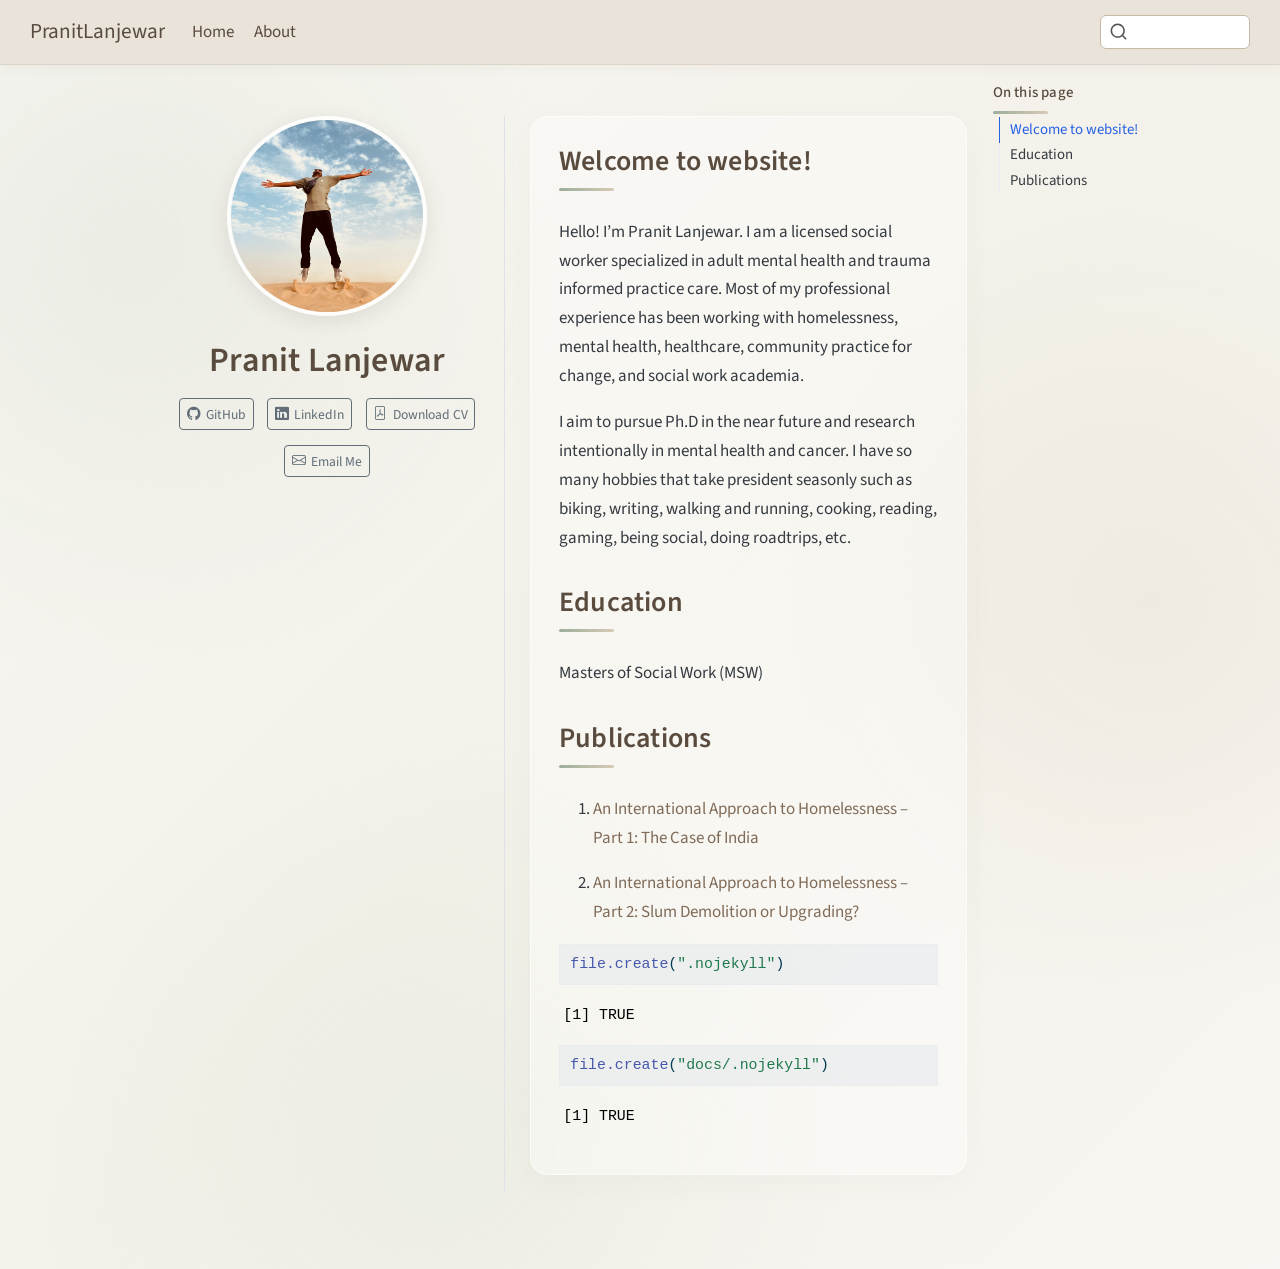
<file: index.html>
<!DOCTYPE html>
<html xmlns="http://www.w3.org/1999/xhtml" lang="en" xml:lang="en"><head>

<meta charset="utf-8">
<meta name="generator" content="quarto-1.10.18">

<meta name="viewport" content="width=device-width, initial-scale=1.0, user-scalable=yes">


<title>Pranit Lanjewar – PranitLanjewar</title>
<style>
/* Default styles provided by pandoc.
** See https://pandoc.org/MANUAL.html#variables-for-html for config info.
*/
span.smallcaps{font-variant: small-caps;}
div.columns{display: flex; gap: 1.5em;}
div.column{flex: auto;}
@media screen {
div.columns{gap: min(4vw, 1.5em);}
div.column{overflow-x: auto;}
}
div.hanging-indent{margin-left: 1.5em; text-indent: -1.5em;}
ul.task-list{list-style: none;}
ul.task-list li input[type="checkbox"] {
  width: 0.8em;
  margin: 0 0.8em 0.2em -1em; /* quarto-specific, see https://github.com/quarto-dev/quarto-cli/issues/4556 */ 
  vertical-align: middle;
}
/* CSS for syntax highlighting */
html { -webkit-text-size-adjust: 100%; }
pre > code.sourceCode { white-space: pre; position: relative; }
pre > code.sourceCode > span { display: inline-block; line-height: 1.25; }
pre > code.sourceCode > span:empty { height: 1.2em; }
.sourceCode { overflow: visible; }
code.sourceCode > span { color: inherit; text-decoration: inherit; }
div.sourceCode { margin: 1em 0; }
pre.sourceCode { margin: 0; }
@media screen {
div.sourceCode { overflow: auto; }
}
@media print {
pre > code.sourceCode { white-space: pre-wrap; }
pre > code.sourceCode > span { text-indent: -5em; padding-left: 5em; }
}
pre.numberSource code
  { counter-reset: source-line 0; }
pre.numberSource code > span
  { position: relative; left: -4em; counter-increment: source-line; }
pre.numberSource code > span > a:first-child::before
  { content: counter(source-line);
    position: relative; left: -1em; text-align: right; vertical-align: baseline;
    border: none; display: inline-block;
    -webkit-touch-callout: none; -webkit-user-select: none;
    -khtml-user-select: none; -moz-user-select: none;
    -ms-user-select: none; user-select: none;
    padding: 0 4px; width: 4em;
  }
pre.numberSource { margin-left: 3em;  padding-left: 4px; }
div.sourceCode
  {   }
@media screen {
pre > code.sourceCode > span > a:first-child::before { text-decoration: underline; }
}
</style>


<script src="site_libs/quarto-nav/quarto-nav.js"></script>
<script src="site_libs/quarto-nav/headroom.min.js"></script>
<script src="site_libs/clipboard/clipboard.min.js"></script>
<script src="site_libs/quarto-search/autocomplete.umd.js"></script>
<script src="site_libs/quarto-search/fuse.min.js"></script>
<script src="site_libs/quarto-search/quarto-search.js"></script>
<meta name="quarto:offset" content="./">
<script src="site_libs/quarto-html/quarto.js" type="module"></script>
<script src="site_libs/quarto-html/tabsets/tabsets.js" type="module"></script>
<script src="site_libs/quarto-html/popper.min.js"></script>
<script src="site_libs/quarto-html/tippy.umd.min.js"></script>
<link href="site_libs/quarto-html/tippy.css" rel="stylesheet">
<link href="site_libs/quarto-html/quarto-syntax-highlighting-64a204ab8560d761af7679ceaba22944.css" rel="stylesheet" id="quarto-text-highlighting-styles">
<script src="site_libs/bootstrap/bootstrap.min.js"></script>
<link href="site_libs/bootstrap/bootstrap-icons.css" rel="stylesheet">
<link href="site_libs/bootstrap/bootstrap-172ba59bd5e0b52282274ba0c0cc16fc.min.css" rel="stylesheet" append-hash="true" id="quarto-bootstrap" data-mode="light">
<script id="quarto-search-options" type="application/json">{
  "location": "navbar",
  "copy-button": false,
  "collapse-after": 3,
  "panel-placement": "end",
  "type": "overlay",
  "limit": 50,
  "keyboard-shortcut": [
    "f",
    "/",
    "s"
  ],
  "show-item-context": false,
  "language": {
    "search-no-results-text": "No results",
    "search-matching-documents-text": "matching documents",
    "search-copy-link-title": "Copy link to search",
    "search-hide-matches-text": "Hide additional matches",
    "search-more-match-text": "more match in this document",
    "search-more-matches-text": "more matches in this document",
    "search-clear-button-title": "Clear",
    "search-text-placeholder": "",
    "search-detached-cancel-button-title": "Cancel",
    "search-submit-button-title": "Submit",
    "search-label": "Search"
  }
}</script>


<link rel="stylesheet" href="styles.css">
</head>

<body class="nav-fixed quarto-light">

<div id="quarto-search-results"></div>
  <header id="quarto-header" class="headroom fixed-top">
    <nav class="navbar navbar-expand-lg " data-bs-theme="dark">
      <div class="navbar-container container-fluid">
      <div class="navbar-brand-container mx-auto">
    <a class="navbar-brand" href="./index.html">
    <span class="navbar-title">PranitLanjewar</span>
    </a>
  </div>
            <div id="quarto-search" class="" title="Search"></div>
          <button class="navbar-toggler" type="button" data-bs-toggle="collapse" data-bs-target="#navbarCollapse" aria-controls="navbarCollapse" role="menu" aria-expanded="false" aria-label="Toggle navigation" onclick="if (window.quartoToggleHeadroom) { window.quartoToggleHeadroom(); }">
  <span class="navbar-toggler-icon"></span>
</button>
          <div class="collapse navbar-collapse" id="navbarCollapse">
            <ul class="navbar-nav navbar-nav-scroll me-auto">
  <li class="nav-item">
    <a class="nav-link active" href="./index.html" aria-current="page"> 
<span class="menu-text">Home</span></a>
  </li>  
  <li class="nav-item">
    <a class="nav-link" href="./about.html"> 
<span class="menu-text">About</span></a>
  </li>  
</ul>
          </div> <!-- /navcollapse -->
            <div class="quarto-navbar-tools">
</div>
      </div> <!-- /container-fluid -->
    </nav>
</header>
<!-- content -->
<div id="quarto-content" class="quarto-container page-columns page-rows-contents page-layout-article page-navbar">
<!-- sidebar -->
<!-- margin-sidebar -->
    <div id="quarto-margin-sidebar" class="sidebar margin-sidebar">
        <nav id="TOC" role="doc-toc" class="toc-active">
    <h2 id="toc-title">On this page</h2>
  <ul>
  <li><a href="#welcome-to-website" id="toc-welcome-to-website" class="nav-link active" data-scroll-target="#welcome-to-website">Welcome to website!</a></li>
  <li><a href="#education" id="toc-education" class="nav-link" data-scroll-target="#education">Education</a></li>
  <li><a href="#publications" id="toc-publications" class="nav-link" data-scroll-target="#publications">Publications</a></li>
  </ul>
</nav>
    </div>
<!-- main -->
<div class="quarto-about-trestles">
  <div class="about-entity">
    <img src="profile.jpg.jpeg" class="about-image
  round " style="height: 20em; width: 20em;">
<header id="title-block-header" class="quarto-title-block default">
<div class="quarto-title">
<h1 class="title">Pranit Lanjewar</h1>
</div>
<div class="quarto-title-meta">
  </div>
</header>
    <div class="about-links">
  <a href="https://github.com/yourusername" class="about-link" rel="" target="">
    <i class="bi bi-github"></i>
     <span class="about-link-text">GitHub</span>
  </a>
  <a href="https://www.linkedin.com/in/pranit-lanjewar-msw-lsw-a79458252" class="about-link" rel="" target="">
    <i class="bi bi-linkedin"></i>
     <span class="about-link-text">LinkedIn</span>
  </a>
  <a href="/Pranit_Lanjewar_CV.pdf.pdf" class="about-link" rel="" target="">
    <i class="bi bi-file-pdf"></i>
     <span class="about-link-text">Download CV</span>
  </a>
  <a href="mailto:p.msw24@gmail.com" class="about-link" rel="" target="">
    <i class="bi bi-envelope"></i>
     <span class="about-link-text">Email Me</span>
  </a>
</div>
  </div>
  <div class="about-contents"><main class="content" id="quarto-document-content">

<section id="welcome-to-website" class="level2">
<h2 data-anchor-id="welcome-to-website">Welcome to website!</h2>
<p>Hello! I’m Pranit Lanjewar. I am a licensed social worker specialized in adult mental health and trauma informed practice care. Most of my professional experience has been working with homelessness, mental health, healthcare, community practice for change, and social work academia.</p>
<p>I aim to pursue Ph.D in the near future and research intentionally in mental health and cancer. I have so many hobbies that take president seasonly such as biking, writing, walking and running, cooking, reading, gaming, being social, doing roadtrips, etc.</p>
</section>
<section id="education" class="level2">
<h2 data-anchor-id="education">Education</h2>
<p>Masters of Social Work (MSW)</p>
</section>
<section id="publications" class="level2">
<h2 data-anchor-id="publications">Publications</h2>
<ol type="1">
<li><p><a href="https://lekarzwojskowy.wim.mil.pl/An-international-approach-to-homelessness-Part-I-The-case-of-India,204971,0,2.html">An International Approach to Homelessness – Part 1: The Case of India</a></p></li>
<li><p><a href="https://lekarzwojskowy.wim.mil.pl/An-international-approach-to-homelessness-Part-II-Slums-demolition-or-upgrading-,204972,0,2.html">An International Approach to Homelessness – Part 2: Slum Demolition or Upgrading?</a></p></li>
</ol>
<div class="cell">
<div class="code-copy-outer-scaffold"><div class="sourceCode cell-code" id="cb1"><pre class="sourceCode r code-with-copy"><code class="sourceCode r"><span id="cb1-1"><a href="#cb1-1" aria-hidden="true" tabindex="-1"></a><span class="fu">file.create</span>(<span class="st">".nojekyll"</span>)</span></code></pre></div><button title="Copy to Clipboard" class="code-copy-button"><i class="bi"></i></button></div>
<div class="cell-output cell-output-stdout">
<pre><code>[1] TRUE</code></pre>
</div>
</div>
<div class="cell">
<div class="code-copy-outer-scaffold"><div class="sourceCode cell-code" id="cb3"><pre class="sourceCode r code-with-copy"><code class="sourceCode r"><span id="cb3-1"><a href="#cb3-1" aria-hidden="true" tabindex="-1"></a><span class="fu">file.create</span>(<span class="st">"docs/.nojekyll"</span>)</span></code></pre></div><button title="Copy to Clipboard" class="code-copy-button"><i class="bi"></i></button></div>
<div class="cell-output cell-output-stdout">
<pre><code>[1] TRUE</code></pre>
</div>
</div>


</section>
</main></div>
</div>
 <!-- /main -->
<script id="quarto-html-after-body" type="application/javascript">
  window.document.addEventListener("DOMContentLoaded", function (event) {
    const isCodeAnnotation = (el) => {
      for (const clz of el.classList) {
        if (clz.startsWith('code-annotation-')) {                     
          return true;
        }
      }
      return false;
    }
    const onCopySuccess = function(e) {
      // button target
      const button = e.trigger;
      // don't keep focus
      button.blur();
      // flash "checked"
      button.classList.add('code-copy-button-checked');
      var currentTitle = button.getAttribute("title");
      button.setAttribute("title", "Copied!");
      let tooltip;
      if (window.bootstrap) {
        button.setAttribute("data-bs-toggle", "tooltip");
        button.setAttribute("data-bs-placement", "left");
        button.setAttribute("data-bs-title", "Copied!");
        tooltip = new bootstrap.Tooltip(button, 
          { trigger: "manual", 
            customClass: "code-copy-button-tooltip",
            offset: [0, -8]});
        tooltip.show();    
      }
      setTimeout(function() {
        if (tooltip) {
          tooltip.hide();
          button.removeAttribute("data-bs-title");
          button.removeAttribute("data-bs-toggle");
          button.removeAttribute("data-bs-placement");
        }
        button.setAttribute("title", currentTitle);
        button.classList.remove('code-copy-button-checked');
      }, 1000);
      // clear code selection
      e.clearSelection();
    }
    const getTextToCopy = function(trigger) {
      const outerScaffold = trigger.parentElement.cloneNode(true);
      const codeEl = outerScaffold.querySelector('code');
      for (const childEl of codeEl.children) {
        if (isCodeAnnotation(childEl)) {
          childEl.remove();
        }
      }
      return codeEl.innerText;
    }
    const clipboard = new window.ClipboardJS('.code-copy-button:not([data-in-quarto-modal])', {
      text: getTextToCopy
    });
    clipboard.on('success', onCopySuccess);
    if (window.document.getElementById('quarto-embedded-source-code-modal')) {
      const clipboardModal = new window.ClipboardJS('.code-copy-button[data-in-quarto-modal]', {
        text: getTextToCopy,
        container: window.document.getElementById('quarto-embedded-source-code-modal')
      });
      clipboardModal.on('success', onCopySuccess);
    }
      var localhostRegex = new RegExp(/^(?:http|https):\/\/localhost\:?[0-9]*\//);
      var mailtoRegex = new RegExp(/^mailto:/);
        var filterRegex = new RegExp('/' + window.location.host + '/');
      var isInternal = (href) => {
          return filterRegex.test(href) || localhostRegex.test(href) || mailtoRegex.test(href);
      }
      // Inspect non-navigation links and adorn them if external
     var links = window.document.querySelectorAll('a[href]:not(.nav-link):not(.navbar-brand):not(.toc-action):not(.sidebar-link):not(.sidebar-item-toggle):not(.pagination-link):not(.no-external):not([aria-hidden]):not(.dropdown-item):not(.quarto-navigation-tool):not(.about-link)');
      for (var i=0; i<links.length; i++) {
        const link = links[i];
        if (!isInternal(link.href)) {
          // undo the damage that might have been done by quarto-nav.js in the case of
          // links that we want to consider external
          if (link.dataset.originalHref !== undefined) {
            link.href = link.dataset.originalHref;
          }
        }
      }
    function tippyHover(el, contentFn, onTriggerFn, onUntriggerFn) {
      const config = {
        allowHTML: true,
        maxWidth: 500,
        delay: 100,
        arrow: false,
        appendTo: function(el) {
            return el.parentElement;
        },
        interactive: true,
        interactiveBorder: 10,
        theme: 'quarto',
        placement: 'bottom-start',
      };
      if (contentFn) {
        config.content = contentFn;
      }
      if (onTriggerFn) {
        config.onTrigger = onTriggerFn;
      }
      if (onUntriggerFn) {
        config.onUntrigger = onUntriggerFn;
      }
      window.tippy(el, config); 
    }
    const noterefs = window.document.querySelectorAll('a[role="doc-noteref"]');
    for (var i=0; i<noterefs.length; i++) {
      const ref = noterefs[i];
      tippyHover(ref, function() {
        // use id or data attribute instead here
        let href = ref.getAttribute('data-footnote-href') || ref.getAttribute('href');
        try { href = new URL(href).hash; } catch {}
        const id = href.replace(/^#\/?/, "");
        const note = window.document.getElementById(id);
        if (note) {
          return note.innerHTML;
        } else {
          return "";
        }
      });
    }
    const xrefs = window.document.querySelectorAll('a.quarto-xref');
    const processXRef = (id, note) => {
      // Strip column container classes
      const stripColumnClz = (el) => {
        el.classList.remove("page-full", "page-columns");
        if (el.children) {
          for (const child of el.children) {
            stripColumnClz(child);
          }
        }
      }
      stripColumnClz(note)
      if (id === null || id.startsWith('sec-')) {
        // Special case sections, only their first couple elements
        const container = document.createElement("div");
        if (note.children && note.children.length > 2) {
          container.appendChild(note.children[0].cloneNode(true));
          for (let i = 1; i < note.children.length; i++) {
            const child = note.children[i];
            if (child.tagName === "P" && child.innerText === "") {
              continue;
            } else {
              container.appendChild(child.cloneNode(true));
              break;
            }
          }
          if (window.Quarto?.typesetMath) {
            window.Quarto.typesetMath(container);
          }
          return container.innerHTML
        } else {
          if (window.Quarto?.typesetMath) {
            window.Quarto.typesetMath(note);
          }
          return note.innerHTML;
        }
      } else {
        // Remove any anchor links if they are present
        const anchorLink = note.querySelector('a.anchorjs-link');
        if (anchorLink) {
          anchorLink.remove();
        }
        if (window.Quarto?.typesetMath) {
          window.Quarto.typesetMath(note);
        }
        if (note.classList.contains("callout")) {
          return note.outerHTML;
        } else {
          return note.innerHTML;
        }
      }
    }
    for (var i=0; i<xrefs.length; i++) {
      const xref = xrefs[i];
      tippyHover(xref, undefined, function(instance) {
        instance.disable();
        let url = xref.getAttribute('href');
        let hash = undefined; 
        if (url.startsWith('#')) {
          hash = url;
        } else {
          try { hash = new URL(url).hash; } catch {}
        }
        if (hash) {
          const id = hash.replace(/^#\/?/, "");
          const note = window.document.getElementById(id);
          if (note !== null) {
            try {
              const html = processXRef(id, note.cloneNode(true));
              instance.setContent(html);
            } finally {
              instance.enable();
              instance.show();
            }
          } else {
            // See if we can fetch this
            fetch(url.split('#')[0])
            .then(res => res.text())
            .then(html => {
              const parser = new DOMParser();
              const htmlDoc = parser.parseFromString(html, "text/html");
              const note = htmlDoc.getElementById(id);
              if (note !== null) {
                const html = processXRef(id, note);
                instance.setContent(html);
              } 
            }).finally(() => {
              instance.enable();
              instance.show();
            });
          }
        } else {
          // See if we can fetch a full url (with no hash to target)
          // This is a special case and we should probably do some content thinning / targeting
          fetch(url)
          .then(res => res.text())
          .then(html => {
            const parser = new DOMParser();
            const htmlDoc = parser.parseFromString(html, "text/html");
            const note = htmlDoc.querySelector('main.content');
            if (note !== null) {
              // This should only happen for chapter cross references
              // (since there is no id in the URL)
              // remove the first header
              if (note.children.length > 0 && note.children[0].tagName === "HEADER") {
                note.children[0].remove();
              }
              const html = processXRef(null, note);
              instance.setContent(html);
            } 
          }).finally(() => {
            instance.enable();
            instance.show();
          });
        }
      }, function(instance) {
      });
    }
        let selectedAnnoteEl;
        const selectorForAnnotation = ( cell, annotation) => {
          let cellAttr = 'data-code-cell="' + cell + '"';
          let lineAttr = 'data-code-annotation="' +  annotation + '"';
          const selector = 'span[' + cellAttr + '][' + lineAttr + ']';
          return selector;
        }
        const selectCodeLines = (annoteEl) => {
          const doc = window.document;
          const targetCell = annoteEl.getAttribute("data-target-cell");
          const targetAnnotation = annoteEl.getAttribute("data-target-annotation");
          const annoteSpan = window.document.querySelector(selectorForAnnotation(targetCell, targetAnnotation));
          const lines = annoteSpan.getAttribute("data-code-lines").split(",");
          const lineIds = lines.map((line) => {
            return targetCell + "-" + line;
          })
          let top = null;
          let height = null;
          let parent = null;
          if (lineIds.length > 0) {
              //compute the position of the single el (top and bottom and make a div)
              const el = window.document.getElementById(lineIds[0]);
              top = el.offsetTop;
              height = el.offsetHeight;
              parent = el.parentElement.parentElement;
            if (lineIds.length > 1) {
              const lastEl = window.document.getElementById(lineIds[lineIds.length - 1]);
              const bottom = lastEl.offsetTop + lastEl.offsetHeight;
              height = bottom - top;
            }
            if (top !== null && height !== null && parent !== null) {
              // cook up a div (if necessary) and position it 
              let div = window.document.getElementById("code-annotation-line-highlight");
              if (div === null) {
                div = window.document.createElement("div");
                div.setAttribute("id", "code-annotation-line-highlight");
                div.style.position = 'absolute';
                parent.appendChild(div);
              }
              div.style.top = top - 2 + "px";
              div.style.height = height + 4 + "px";
              div.style.left = 0;
              let gutterDiv = window.document.getElementById("code-annotation-line-highlight-gutter");
              if (gutterDiv === null) {
                gutterDiv = window.document.createElement("div");
                gutterDiv.setAttribute("id", "code-annotation-line-highlight-gutter");
                gutterDiv.style.position = 'absolute';
                const codeCell = window.document.getElementById(targetCell);
                const gutter = codeCell.querySelector('.code-annotation-gutter');
                gutter.appendChild(gutterDiv);
              }
              gutterDiv.style.top = top - 2 + "px";
              gutterDiv.style.height = height + 4 + "px";
            }
            selectedAnnoteEl = annoteEl;
          }
        };
        const unselectCodeLines = () => {
          const elementsIds = ["code-annotation-line-highlight", "code-annotation-line-highlight-gutter"];
          elementsIds.forEach((elId) => {
            const div = window.document.getElementById(elId);
            if (div) {
              div.remove();
            }
          });
          selectedAnnoteEl = undefined;
        };
          // Handle positioning of the toggle
      window.addEventListener(
        "resize",
        throttle(() => {
          elRect = undefined;
          if (selectedAnnoteEl) {
            selectCodeLines(selectedAnnoteEl);
          }
        }, 10)
      );
      function throttle(fn, ms) {
      let throttle = false;
      let timer;
        return (...args) => {
          if(!throttle) { // first call gets through
              fn.apply(this, args);
              throttle = true;
          } else { // all the others get throttled
              if(timer) clearTimeout(timer); // cancel #2
              timer = setTimeout(() => {
                fn.apply(this, args);
                timer = throttle = false;
              }, ms);
          }
        };
      }
        // Attach click handler to the DT
        const annoteDls = window.document.querySelectorAll('dt[data-target-cell]');
        for (const annoteDlNode of annoteDls) {
          annoteDlNode.addEventListener('click', (event) => {
            const clickedEl = event.target;
            if (clickedEl !== selectedAnnoteEl) {
              unselectCodeLines();
              const activeEl = window.document.querySelector('dt[data-target-cell].code-annotation-active');
              if (activeEl) {
                activeEl.classList.remove('code-annotation-active');
              }
              selectCodeLines(clickedEl);
              clickedEl.classList.add('code-annotation-active');
            } else {
              // Unselect the line
              unselectCodeLines();
              clickedEl.classList.remove('code-annotation-active');
            }
          });
        }
    const findCites = (el) => {
      const parentEl = el.parentElement;
      if (parentEl) {
        const cites = parentEl.dataset.cites;
        if (cites) {
          return {
            el,
            cites: cites.split(' ')
          };
        } else {
          return findCites(el.parentElement)
        }
      } else {
        return undefined;
      }
    };
    var bibliorefs = window.document.querySelectorAll('a[role="doc-biblioref"]');
    for (var i=0; i<bibliorefs.length; i++) {
      const ref = bibliorefs[i];
      const citeInfo = findCites(ref);
      if (citeInfo) {
        tippyHover(citeInfo.el, function() {
          var popup = window.document.createElement('div');
          citeInfo.cites.forEach(function(cite) {
            var citeDiv = window.document.createElement('div');
            citeDiv.classList.add('hanging-indent');
            citeDiv.classList.add('csl-entry');
            var biblioDiv = window.document.getElementById('ref-' + cite);
            if (biblioDiv) {
              citeDiv.innerHTML = biblioDiv.innerHTML;
            }
            popup.appendChild(citeDiv);
          });
          return popup.innerHTML;
        });
      }
    }
  });
  </script>
</div> <!-- /content -->




</body></html>
</file>
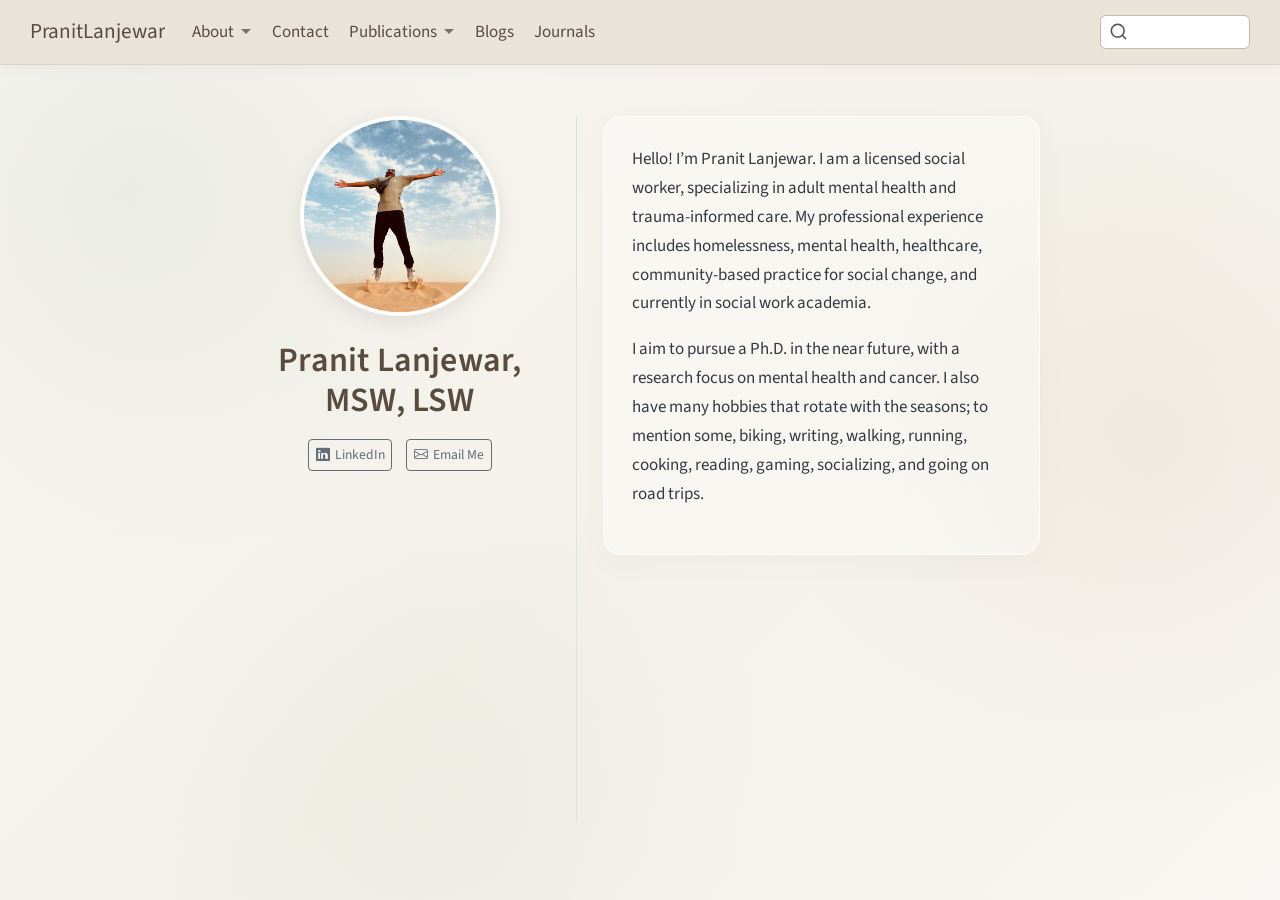
<file: docs/index.html>
<!DOCTYPE html>
<html xmlns="http://www.w3.org/1999/xhtml" lang="en" xml:lang="en"><head>

<meta charset="utf-8">
<meta name="generator" content="quarto-1.10.18">

<meta name="viewport" content="width=device-width, initial-scale=1.0, user-scalable=yes">


<title>Pranit Lanjewar, MSW, LSW – PranitLanjewar</title>
<style>
/* Default styles provided by pandoc.
** See https://pandoc.org/MANUAL.html#variables-for-html for config info.
*/
span.smallcaps{font-variant: small-caps;}
div.columns{display: flex; gap: 1.5em;}
div.column{flex: auto;}
@media screen {
div.columns{gap: min(4vw, 1.5em);}
div.column{overflow-x: auto;}
}
div.hanging-indent{margin-left: 1.5em; text-indent: -1.5em;}
ul.task-list{list-style: none;}
ul.task-list li input[type="checkbox"] {
  width: 0.8em;
  margin: 0 0.8em 0.2em -1em; /* quarto-specific, see https://github.com/quarto-dev/quarto-cli/issues/4556 */ 
  vertical-align: middle;
}
</style>


<script src="site_libs/quarto-nav/quarto-nav.js"></script>
<script src="site_libs/quarto-nav/headroom.min.js"></script>
<script src="site_libs/clipboard/clipboard.min.js"></script>
<script src="site_libs/quarto-search/autocomplete.umd.js"></script>
<script src="site_libs/quarto-search/fuse.min.js"></script>
<script src="site_libs/quarto-search/quarto-search.js"></script>
<meta name="quarto:offset" content="./">
<script src="site_libs/quarto-html/quarto.js" type="module"></script>
<script src="site_libs/quarto-html/tabsets/tabsets.js" type="module"></script>
<script src="site_libs/quarto-html/popper.min.js"></script>
<script src="site_libs/quarto-html/tippy.umd.min.js"></script>
<link href="site_libs/quarto-html/tippy.css" rel="stylesheet">
<link href="site_libs/quarto-html/quarto-syntax-highlighting-64a204ab8560d761af7679ceaba22944.css" rel="stylesheet" id="quarto-text-highlighting-styles">
<script src="site_libs/bootstrap/bootstrap.min.js"></script>
<link href="site_libs/bootstrap/bootstrap-icons.css" rel="stylesheet">
<link href="site_libs/bootstrap/bootstrap-172ba59bd5e0b52282274ba0c0cc16fc.min.css" rel="stylesheet" append-hash="true" id="quarto-bootstrap" data-mode="light">
<script id="quarto-search-options" type="application/json">{
  "location": "navbar",
  "copy-button": false,
  "collapse-after": 3,
  "panel-placement": "end",
  "type": "overlay",
  "limit": 50,
  "keyboard-shortcut": [
    "f",
    "/",
    "s"
  ],
  "language": {
    "search-no-results-text": "No results",
    "search-matching-documents-text": "matching documents",
    "search-copy-link-title": "Copy link to search",
    "search-hide-matches-text": "Hide additional matches",
    "search-more-match-text": "more match in this document",
    "search-more-matches-text": "more matches in this document",
    "search-clear-button-title": "Clear",
    "search-text-placeholder": "",
    "search-detached-cancel-button-title": "Cancel",
    "search-submit-button-title": "Submit",
    "search-label": "Search"
  }
}</script>


<link rel="stylesheet" href="styles.css">
</head>

<body class="nav-fixed fullcontent quarto-light">

<div id="quarto-search-results"></div>
  <header id="quarto-header" class="headroom fixed-top">
    <nav class="navbar navbar-expand-lg " data-bs-theme="dark">
      <div class="navbar-container container-fluid">
      <div class="navbar-brand-container mx-auto">
    <a class="navbar-brand" href="./index.html">
    <span class="navbar-title">PranitLanjewar</span>
    </a>
  </div>
            <div id="quarto-search" class="" title="Search"></div>
          <button class="navbar-toggler" type="button" data-bs-toggle="collapse" data-bs-target="#navbarCollapse" aria-controls="navbarCollapse" role="menu" aria-expanded="false" aria-label="Toggle navigation" onclick="if (window.quartoToggleHeadroom) { window.quartoToggleHeadroom(); }">
  <span class="navbar-toggler-icon"></span>
</button>
          <div class="collapse navbar-collapse" id="navbarCollapse">
            <ul class="navbar-nav navbar-nav-scroll me-auto">
  <li class="nav-item dropdown ">
    <a class="nav-link dropdown-toggle" href="#" id="nav-menu-about" role="link" data-bs-toggle="dropdown" aria-expanded="false">
 <span class="menu-text">About</span>
    </a>
    <ul class="dropdown-menu" aria-labelledby="nav-menu-about">    
        <li>
    <a class="dropdown-item" href="./education.html">
 <span class="dropdown-text">Education and Credentials</span></a>
  </li>  
        <li>
    <a class="dropdown-item" href="./Pranit_Lanjewar_CV.pdf.pdf">
 <span class="dropdown-text">Download my CV</span></a>
  </li>  
    </ul>
  </li>
  <li class="nav-item">
    <a class="nav-link" href="https://mail.google.com/mail/?view=cm&amp;to=p.msw24@gmail.com"> 
<span class="menu-text">Contact</span></a>
  </li>  
  <li class="nav-item dropdown ">
    <a class="nav-link dropdown-toggle" href="#" id="nav-menu-publications" role="link" data-bs-toggle="dropdown" aria-expanded="false">
 <span class="menu-text">Publications</span>
    </a>
    <ul class="dropdown-menu" aria-labelledby="nav-menu-publications">    
        <li>
    <a class="dropdown-item" href="./publications.html">
 <span class="dropdown-text">All Publications</span></a>
  </li>  
        <li>
    <a class="dropdown-item" href="./research.html">
 <span class="dropdown-text">Research Interests</span></a>
  </li>  
    </ul>
  </li>
  <li class="nav-item">
    <a class="nav-link" href="./blog.html"> 
<span class="menu-text">Blogs</span></a>
  </li>  
  <li class="nav-item">
    <a class="nav-link" href="./Journals.html"> 
<span class="menu-text">Journals</span></a>
  </li>  
</ul>
          </div> <!-- /navcollapse -->
            <div class="quarto-navbar-tools">
</div>
      </div> <!-- /container-fluid -->
    </nav>
</header>
<!-- content -->
<div id="quarto-content" class="quarto-container page-columns page-rows-contents page-layout-article page-navbar">
<!-- sidebar -->
<!-- margin-sidebar -->
    
<!-- main -->
<div class="quarto-about-trestles">
  <div class="about-entity">
    <img src="profile.jpg.jpeg" class="about-image
  round " style="height: 20em; width: 20em;">
<header id="title-block-header" class="quarto-title-block default">
<div class="quarto-title">
<h1 class="title">Pranit Lanjewar, MSW, LSW</h1>
</div>
<div class="quarto-title-meta">
  </div>
</header>
    <div class="about-links">
  <a href="https://www.linkedin.com/in/pranit-lanjewar-msw-lsw-a79458252" class="about-link" rel="" target="">
    <i class="bi bi-linkedin"></i>
     <span class="about-link-text">LinkedIn</span>
  </a>
  <a href="https://mail.google.com/mail/?view=cm&amp;to=p.msw24@gmail.com" class="about-link" rel="" target="">
    <i class="bi bi-envelope"></i>
     <span class="about-link-text">Email Me</span>
  </a>
</div>
  </div>
  <div class="about-contents"><main class="content" id="quarto-document-content">
<p>Hello! I’m Pranit Lanjewar. I am a licensed social worker, specializing in adult mental health and trauma-informed care. My professional experience includes homelessness, mental health, healthcare, community-based practice for social change, and currently in social work academia.</p>
<p>I aim to pursue a Ph.D.&nbsp;in the near future, with a research focus on mental health and cancer. I also have many hobbies that rotate with the seasons; to mention some, biking, writing, walking, running, cooking, reading, gaming, socializing, and going on road trips.</p>


</main></div>
</div>
 <!-- /main -->
<script id="quarto-html-after-body" type="application/javascript">
  window.document.addEventListener("DOMContentLoaded", function (event) {
    const isCodeAnnotation = (el) => {
      for (const clz of el.classList) {
        if (clz.startsWith('code-annotation-')) {                     
          return true;
        }
      }
      return false;
    }
    const onCopySuccess = function(e) {
      // button target
      const button = e.trigger;
      // don't keep focus
      button.blur();
      // flash "checked"
      button.classList.add('code-copy-button-checked');
      var currentTitle = button.getAttribute("title");
      button.setAttribute("title", "Copied!");
      let tooltip;
      if (window.bootstrap) {
        button.setAttribute("data-bs-toggle", "tooltip");
        button.setAttribute("data-bs-placement", "left");
        button.setAttribute("data-bs-title", "Copied!");
        tooltip = new bootstrap.Tooltip(button, 
          { trigger: "manual", 
            customClass: "code-copy-button-tooltip",
            offset: [0, -8]});
        tooltip.show();    
      }
      setTimeout(function() {
        if (tooltip) {
          tooltip.hide();
          button.removeAttribute("data-bs-title");
          button.removeAttribute("data-bs-toggle");
          button.removeAttribute("data-bs-placement");
        }
        button.setAttribute("title", currentTitle);
        button.classList.remove('code-copy-button-checked');
      }, 1000);
      // clear code selection
      e.clearSelection();
    }
    const getTextToCopy = function(trigger) {
      const outerScaffold = trigger.parentElement.cloneNode(true);
      const codeEl = outerScaffold.querySelector('code');
      for (const childEl of codeEl.children) {
        if (isCodeAnnotation(childEl)) {
          childEl.remove();
        }
      }
      return codeEl.innerText;
    }
    const clipboard = new window.ClipboardJS('.code-copy-button:not([data-in-quarto-modal])', {
      text: getTextToCopy
    });
    clipboard.on('success', onCopySuccess);
    if (window.document.getElementById('quarto-embedded-source-code-modal')) {
      const clipboardModal = new window.ClipboardJS('.code-copy-button[data-in-quarto-modal]', {
        text: getTextToCopy,
        container: window.document.getElementById('quarto-embedded-source-code-modal')
      });
      clipboardModal.on('success', onCopySuccess);
    }
      var localhostRegex = new RegExp(/^(?:http|https):\/\/localhost\:?[0-9]*\//);
      var mailtoRegex = new RegExp(/^mailto:/);
        var filterRegex = new RegExp('/' + window.location.host + '/');
      var isInternal = (href) => {
          return filterRegex.test(href) || localhostRegex.test(href) || mailtoRegex.test(href);
      }
      // Inspect non-navigation links and adorn them if external
     var links = window.document.querySelectorAll('a[href]:not(.nav-link):not(.navbar-brand):not(.toc-action):not(.sidebar-link):not(.sidebar-item-toggle):not(.pagination-link):not(.no-external):not([aria-hidden]):not(.dropdown-item):not(.quarto-navigation-tool):not(.about-link)');
      for (var i=0; i<links.length; i++) {
        const link = links[i];
        if (!isInternal(link.href)) {
          // undo the damage that might have been done by quarto-nav.js in the case of
          // links that we want to consider external
          if (link.dataset.originalHref !== undefined) {
            link.href = link.dataset.originalHref;
          }
        }
      }
    function tippyHover(el, contentFn, onTriggerFn, onUntriggerFn) {
      const config = {
        allowHTML: true,
        maxWidth: 500,
        delay: 100,
        arrow: false,
        appendTo: function(el) {
            return el.parentElement;
        },
        interactive: true,
        interactiveBorder: 10,
        theme: 'quarto',
        placement: 'bottom-start',
      };
      if (contentFn) {
        config.content = contentFn;
      }
      if (onTriggerFn) {
        config.onTrigger = onTriggerFn;
      }
      if (onUntriggerFn) {
        config.onUntrigger = onUntriggerFn;
      }
      window.tippy(el, config); 
    }
    const noterefs = window.document.querySelectorAll('a[role="doc-noteref"]');
    for (var i=0; i<noterefs.length; i++) {
      const ref = noterefs[i];
      tippyHover(ref, function() {
        // use id or data attribute instead here
        let href = ref.getAttribute('data-footnote-href') || ref.getAttribute('href');
        try { href = new URL(href).hash; } catch {}
        const id = href.replace(/^#\/?/, "");
        const note = window.document.getElementById(id);
        if (note) {
          return note.innerHTML;
        } else {
          return "";
        }
      });
    }
    const xrefs = window.document.querySelectorAll('a.quarto-xref');
    const processXRef = (id, note) => {
      // Strip column container classes
      const stripColumnClz = (el) => {
        el.classList.remove("page-full", "page-columns");
        if (el.children) {
          for (const child of el.children) {
            stripColumnClz(child);
          }
        }
      }
      stripColumnClz(note)
      if (id === null || id.startsWith('sec-')) {
        // Special case sections, only their first couple elements
        const container = document.createElement("div");
        if (note.children && note.children.length > 2) {
          container.appendChild(note.children[0].cloneNode(true));
          for (let i = 1; i < note.children.length; i++) {
            const child = note.children[i];
            if (child.tagName === "P" && child.innerText === "") {
              continue;
            } else {
              container.appendChild(child.cloneNode(true));
              break;
            }
          }
          if (window.Quarto?.typesetMath) {
            window.Quarto.typesetMath(container);
          }
          return container.innerHTML
        } else {
          if (window.Quarto?.typesetMath) {
            window.Quarto.typesetMath(note);
          }
          return note.innerHTML;
        }
      } else {
        // Remove any anchor links if they are present
        const anchorLink = note.querySelector('a.anchorjs-link');
        if (anchorLink) {
          anchorLink.remove();
        }
        if (window.Quarto?.typesetMath) {
          window.Quarto.typesetMath(note);
        }
        if (note.classList.contains("callout")) {
          return note.outerHTML;
        } else {
          return note.innerHTML;
        }
      }
    }
    for (var i=0; i<xrefs.length; i++) {
      const xref = xrefs[i];
      tippyHover(xref, undefined, function(instance) {
        instance.disable();
        let url = xref.getAttribute('href');
        let hash = undefined; 
        if (url.startsWith('#')) {
          hash = url;
        } else {
          try { hash = new URL(url).hash; } catch {}
        }
        if (hash) {
          const id = hash.replace(/^#\/?/, "");
          const note = window.document.getElementById(id);
          if (note !== null) {
            try {
              const html = processXRef(id, note.cloneNode(true));
              instance.setContent(html);
            } finally {
              instance.enable();
              instance.show();
            }
          } else {
            // See if we can fetch this
            fetch(url.split('#')[0])
            .then(res => res.text())
            .then(html => {
              const parser = new DOMParser();
              const htmlDoc = parser.parseFromString(html, "text/html");
              const note = htmlDoc.getElementById(id);
              if (note !== null) {
                const html = processXRef(id, note);
                instance.setContent(html);
              } 
            }).finally(() => {
              instance.enable();
              instance.show();
            });
          }
        } else {
          // See if we can fetch a full url (with no hash to target)
          // This is a special case and we should probably do some content thinning / targeting
          fetch(url)
          .then(res => res.text())
          .then(html => {
            const parser = new DOMParser();
            const htmlDoc = parser.parseFromString(html, "text/html");
            const note = htmlDoc.querySelector('main.content');
            if (note !== null) {
              // This should only happen for chapter cross references
              // (since there is no id in the URL)
              // remove the first header
              if (note.children.length > 0 && note.children[0].tagName === "HEADER") {
                note.children[0].remove();
              }
              const html = processXRef(null, note);
              instance.setContent(html);
            } 
          }).finally(() => {
            instance.enable();
            instance.show();
          });
        }
      }, function(instance) {
      });
    }
        let selectedAnnoteEl;
        const selectorForAnnotation = ( cell, annotation) => {
          let cellAttr = 'data-code-cell="' + cell + '"';
          let lineAttr = 'data-code-annotation="' +  annotation + '"';
          const selector = 'span[' + cellAttr + '][' + lineAttr + ']';
          return selector;
        }
        const selectCodeLines = (annoteEl) => {
          const doc = window.document;
          const targetCell = annoteEl.getAttribute("data-target-cell");
          const targetAnnotation = annoteEl.getAttribute("data-target-annotation");
          const annoteSpan = window.document.querySelector(selectorForAnnotation(targetCell, targetAnnotation));
          const lines = annoteSpan.getAttribute("data-code-lines").split(",");
          const lineIds = lines.map((line) => {
            return targetCell + "-" + line;
          })
          let top = null;
          let height = null;
          let parent = null;
          if (lineIds.length > 0) {
              //compute the position of the single el (top and bottom and make a div)
              const el = window.document.getElementById(lineIds[0]);
              top = el.offsetTop;
              height = el.offsetHeight;
              parent = el.parentElement.parentElement;
            if (lineIds.length > 1) {
              const lastEl = window.document.getElementById(lineIds[lineIds.length - 1]);
              const bottom = lastEl.offsetTop + lastEl.offsetHeight;
              height = bottom - top;
            }
            if (top !== null && height !== null && parent !== null) {
              // cook up a div (if necessary) and position it 
              let div = window.document.getElementById("code-annotation-line-highlight");
              if (div === null) {
                div = window.document.createElement("div");
                div.setAttribute("id", "code-annotation-line-highlight");
                div.style.position = 'absolute';
                parent.appendChild(div);
              }
              div.style.top = top - 2 + "px";
              div.style.height = height + 4 + "px";
              div.style.left = 0;
              let gutterDiv = window.document.getElementById("code-annotation-line-highlight-gutter");
              if (gutterDiv === null) {
                gutterDiv = window.document.createElement("div");
                gutterDiv.setAttribute("id", "code-annotation-line-highlight-gutter");
                gutterDiv.style.position = 'absolute';
                const codeCell = window.document.getElementById(targetCell);
                const gutter = codeCell.querySelector('.code-annotation-gutter');
                gutter.appendChild(gutterDiv);
              }
              gutterDiv.style.top = top - 2 + "px";
              gutterDiv.style.height = height + 4 + "px";
            }
            selectedAnnoteEl = annoteEl;
          }
        };
        const unselectCodeLines = () => {
          const elementsIds = ["code-annotation-line-highlight", "code-annotation-line-highlight-gutter"];
          elementsIds.forEach((elId) => {
            const div = window.document.getElementById(elId);
            if (div) {
              div.remove();
            }
          });
          selectedAnnoteEl = undefined;
        };
          // Handle positioning of the toggle
      window.addEventListener(
        "resize",
        throttle(() => {
          elRect = undefined;
          if (selectedAnnoteEl) {
            selectCodeLines(selectedAnnoteEl);
          }
        }, 10)
      );
      function throttle(fn, ms) {
      let throttle = false;
      let timer;
        return (...args) => {
          if(!throttle) { // first call gets through
              fn.apply(this, args);
              throttle = true;
          } else { // all the others get throttled
              if(timer) clearTimeout(timer); // cancel #2
              timer = setTimeout(() => {
                fn.apply(this, args);
                timer = throttle = false;
              }, ms);
          }
        };
      }
        // Attach click handler to the DT
        const annoteDls = window.document.querySelectorAll('dt[data-target-cell]');
        for (const annoteDlNode of annoteDls) {
          annoteDlNode.addEventListener('click', (event) => {
            const clickedEl = event.target;
            if (clickedEl !== selectedAnnoteEl) {
              unselectCodeLines();
              const activeEl = window.document.querySelector('dt[data-target-cell].code-annotation-active');
              if (activeEl) {
                activeEl.classList.remove('code-annotation-active');
              }
              selectCodeLines(clickedEl);
              clickedEl.classList.add('code-annotation-active');
            } else {
              // Unselect the line
              unselectCodeLines();
              clickedEl.classList.remove('code-annotation-active');
            }
          });
        }
    const findCites = (el) => {
      const parentEl = el.parentElement;
      if (parentEl) {
        const cites = parentEl.dataset.cites;
        if (cites) {
          return {
            el,
            cites: cites.split(' ')
          };
        } else {
          return findCites(el.parentElement)
        }
      } else {
        return undefined;
      }
    };
    var bibliorefs = window.document.querySelectorAll('a[role="doc-biblioref"]');
    for (var i=0; i<bibliorefs.length; i++) {
      const ref = bibliorefs[i];
      const citeInfo = findCites(ref);
      if (citeInfo) {
        tippyHover(citeInfo.el, function() {
          var popup = window.document.createElement('div');
          citeInfo.cites.forEach(function(cite) {
            var citeDiv = window.document.createElement('div');
            citeDiv.classList.add('hanging-indent');
            citeDiv.classList.add('csl-entry');
            var biblioDiv = window.document.getElementById('ref-' + cite);
            if (biblioDiv) {
              citeDiv.innerHTML = biblioDiv.innerHTML;
            }
            popup.appendChild(citeDiv);
          });
          return popup.innerHTML;
        });
      }
    }
  });
  </script>
</div> <!-- /content -->




</body></html>
</file>
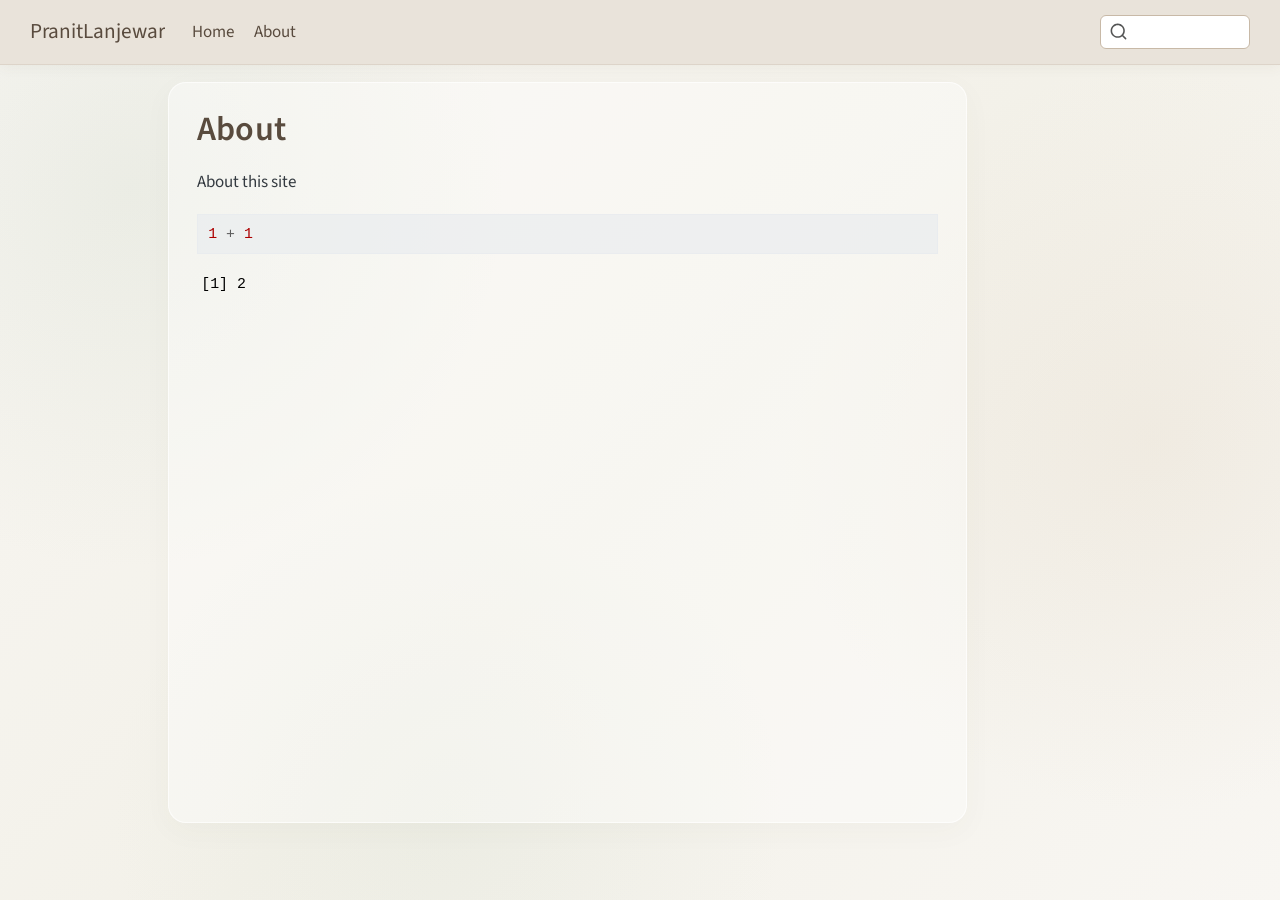
<file: about.html>
<!DOCTYPE html>
<html xmlns="http://www.w3.org/1999/xhtml" lang="en" xml:lang="en"><head>

<meta charset="utf-8">
<meta name="generator" content="quarto-1.10.18">

<meta name="viewport" content="width=device-width, initial-scale=1.0, user-scalable=yes">


<title>About – PranitLanjewar</title>
<style>
/* Default styles provided by pandoc.
** See https://pandoc.org/MANUAL.html#variables-for-html for config info.
*/
span.smallcaps{font-variant: small-caps;}
div.columns{display: flex; gap: 1.5em;}
div.column{flex: auto;}
@media screen {
div.columns{gap: min(4vw, 1.5em);}
div.column{overflow-x: auto;}
}
div.hanging-indent{margin-left: 1.5em; text-indent: -1.5em;}
ul.task-list{list-style: none;}
ul.task-list li input[type="checkbox"] {
  width: 0.8em;
  margin: 0 0.8em 0.2em -1em; /* quarto-specific, see https://github.com/quarto-dev/quarto-cli/issues/4556 */ 
  vertical-align: middle;
}
/* CSS for syntax highlighting */
html { -webkit-text-size-adjust: 100%; }
pre > code.sourceCode { white-space: pre; position: relative; }
pre > code.sourceCode > span { display: inline-block; line-height: 1.25; }
pre > code.sourceCode > span:empty { height: 1.2em; }
.sourceCode { overflow: visible; }
code.sourceCode > span { color: inherit; text-decoration: inherit; }
div.sourceCode { margin: 1em 0; }
pre.sourceCode { margin: 0; }
@media screen {
div.sourceCode { overflow: auto; }
}
@media print {
pre > code.sourceCode { white-space: pre-wrap; }
pre > code.sourceCode > span { text-indent: -5em; padding-left: 5em; }
}
pre.numberSource code
  { counter-reset: source-line 0; }
pre.numberSource code > span
  { position: relative; left: -4em; counter-increment: source-line; }
pre.numberSource code > span > a:first-child::before
  { content: counter(source-line);
    position: relative; left: -1em; text-align: right; vertical-align: baseline;
    border: none; display: inline-block;
    -webkit-touch-callout: none; -webkit-user-select: none;
    -khtml-user-select: none; -moz-user-select: none;
    -ms-user-select: none; user-select: none;
    padding: 0 4px; width: 4em;
  }
pre.numberSource { margin-left: 3em;  padding-left: 4px; }
div.sourceCode
  {   }
@media screen {
pre > code.sourceCode > span > a:first-child::before { text-decoration: underline; }
}
</style>


<script src="site_libs/quarto-nav/quarto-nav.js"></script>
<script src="site_libs/quarto-nav/headroom.min.js"></script>
<script src="site_libs/clipboard/clipboard.min.js"></script>
<script src="site_libs/quarto-search/autocomplete.umd.js"></script>
<script src="site_libs/quarto-search/fuse.min.js"></script>
<script src="site_libs/quarto-search/quarto-search.js"></script>
<meta name="quarto:offset" content="./">
<script src="site_libs/quarto-html/quarto.js" type="module"></script>
<script src="site_libs/quarto-html/tabsets/tabsets.js" type="module"></script>
<script src="site_libs/quarto-html/popper.min.js"></script>
<script src="site_libs/quarto-html/tippy.umd.min.js"></script>
<script src="site_libs/quarto-html/anchor.min.js"></script>
<link href="site_libs/quarto-html/tippy.css" rel="stylesheet">
<link href="site_libs/quarto-html/quarto-syntax-highlighting-64a204ab8560d761af7679ceaba22944.css" rel="stylesheet" id="quarto-text-highlighting-styles">
<script src="site_libs/bootstrap/bootstrap.min.js"></script>
<link href="site_libs/bootstrap/bootstrap-icons.css" rel="stylesheet">
<link href="site_libs/bootstrap/bootstrap-172ba59bd5e0b52282274ba0c0cc16fc.min.css" rel="stylesheet" append-hash="true" id="quarto-bootstrap" data-mode="light">
<script id="quarto-search-options" type="application/json">{
  "location": "navbar",
  "copy-button": false,
  "collapse-after": 3,
  "panel-placement": "end",
  "type": "overlay",
  "limit": 50,
  "keyboard-shortcut": [
    "f",
    "/",
    "s"
  ],
  "show-item-context": false,
  "language": {
    "search-no-results-text": "No results",
    "search-matching-documents-text": "matching documents",
    "search-copy-link-title": "Copy link to search",
    "search-hide-matches-text": "Hide additional matches",
    "search-more-match-text": "more match in this document",
    "search-more-matches-text": "more matches in this document",
    "search-clear-button-title": "Clear",
    "search-text-placeholder": "",
    "search-detached-cancel-button-title": "Cancel",
    "search-submit-button-title": "Submit",
    "search-label": "Search"
  }
}</script>


<link rel="stylesheet" href="styles.css">
</head>

<body class="nav-fixed quarto-light">

<div id="quarto-search-results"></div>
  <header id="quarto-header" class="headroom fixed-top">
    <nav class="navbar navbar-expand-lg " data-bs-theme="dark">
      <div class="navbar-container container-fluid">
      <div class="navbar-brand-container mx-auto">
    <a class="navbar-brand" href="./index.html">
    <span class="navbar-title">PranitLanjewar</span>
    </a>
  </div>
            <div id="quarto-search" class="" title="Search"></div>
          <button class="navbar-toggler" type="button" data-bs-toggle="collapse" data-bs-target="#navbarCollapse" aria-controls="navbarCollapse" role="menu" aria-expanded="false" aria-label="Toggle navigation" onclick="if (window.quartoToggleHeadroom) { window.quartoToggleHeadroom(); }">
  <span class="navbar-toggler-icon"></span>
</button>
          <div class="collapse navbar-collapse" id="navbarCollapse">
            <ul class="navbar-nav navbar-nav-scroll me-auto">
  <li class="nav-item">
    <a class="nav-link" href="./index.html"> 
<span class="menu-text">Home</span></a>
  </li>  
  <li class="nav-item">
    <a class="nav-link active" href="./about.html" aria-current="page"> 
<span class="menu-text">About</span></a>
  </li>  
</ul>
          </div> <!-- /navcollapse -->
            <div class="quarto-navbar-tools">
</div>
      </div> <!-- /container-fluid -->
    </nav>
</header>
<!-- content -->
<div id="quarto-content" class="quarto-container page-columns page-rows-contents page-layout-article page-navbar">
<!-- sidebar -->
<!-- margin-sidebar -->
    <div id="quarto-margin-sidebar" class="sidebar margin-sidebar zindex-bottom">
        
    </div>
<!-- main -->
<main class="content" id="quarto-document-content">

<header id="title-block-header" class="quarto-title-block default">
<div class="quarto-title">
<h1 class="title">About</h1>
</div>



<div class="quarto-title-meta">

    
  
    
  </div>
  


</header>


<p>About this site</p>
<div class="cell">
<div class="code-copy-outer-scaffold"><div class="sourceCode cell-code" id="cb1"><pre class="sourceCode r code-with-copy"><code class="sourceCode r"><span id="cb1-1"><a href="#cb1-1" aria-hidden="true" tabindex="-1"></a><span class="dv">1</span> <span class="sc">+</span> <span class="dv">1</span></span></code></pre></div><button title="Copy to Clipboard" class="code-copy-button"><i class="bi"></i></button></div>
<div class="cell-output cell-output-stdout">
<pre><code>[1] 2</code></pre>
</div>
</div>



</main> <!-- /main -->
<script id="quarto-html-after-body" type="application/javascript">
  window.document.addEventListener("DOMContentLoaded", function (event) {
    const icon = "";
    const anchorJS = new window.AnchorJS();
    anchorJS.options = {
      placement: 'right',
      icon: icon
    };
    anchorJS.add('.anchored');
    const isCodeAnnotation = (el) => {
      for (const clz of el.classList) {
        if (clz.startsWith('code-annotation-')) {                     
          return true;
        }
      }
      return false;
    }
    const onCopySuccess = function(e) {
      // button target
      const button = e.trigger;
      // don't keep focus
      button.blur();
      // flash "checked"
      button.classList.add('code-copy-button-checked');
      var currentTitle = button.getAttribute("title");
      button.setAttribute("title", "Copied!");
      let tooltip;
      if (window.bootstrap) {
        button.setAttribute("data-bs-toggle", "tooltip");
        button.setAttribute("data-bs-placement", "left");
        button.setAttribute("data-bs-title", "Copied!");
        tooltip = new bootstrap.Tooltip(button, 
          { trigger: "manual", 
            customClass: "code-copy-button-tooltip",
            offset: [0, -8]});
        tooltip.show();    
      }
      setTimeout(function() {
        if (tooltip) {
          tooltip.hide();
          button.removeAttribute("data-bs-title");
          button.removeAttribute("data-bs-toggle");
          button.removeAttribute("data-bs-placement");
        }
        button.setAttribute("title", currentTitle);
        button.classList.remove('code-copy-button-checked');
      }, 1000);
      // clear code selection
      e.clearSelection();
    }
    const getTextToCopy = function(trigger) {
      const outerScaffold = trigger.parentElement.cloneNode(true);
      const codeEl = outerScaffold.querySelector('code');
      for (const childEl of codeEl.children) {
        if (isCodeAnnotation(childEl)) {
          childEl.remove();
        }
      }
      return codeEl.innerText;
    }
    const clipboard = new window.ClipboardJS('.code-copy-button:not([data-in-quarto-modal])', {
      text: getTextToCopy
    });
    clipboard.on('success', onCopySuccess);
    if (window.document.getElementById('quarto-embedded-source-code-modal')) {
      const clipboardModal = new window.ClipboardJS('.code-copy-button[data-in-quarto-modal]', {
        text: getTextToCopy,
        container: window.document.getElementById('quarto-embedded-source-code-modal')
      });
      clipboardModal.on('success', onCopySuccess);
    }
      var localhostRegex = new RegExp(/^(?:http|https):\/\/localhost\:?[0-9]*\//);
      var mailtoRegex = new RegExp(/^mailto:/);
        var filterRegex = new RegExp('/' + window.location.host + '/');
      var isInternal = (href) => {
          return filterRegex.test(href) || localhostRegex.test(href) || mailtoRegex.test(href);
      }
      // Inspect non-navigation links and adorn them if external
     var links = window.document.querySelectorAll('a[href]:not(.nav-link):not(.navbar-brand):not(.toc-action):not(.sidebar-link):not(.sidebar-item-toggle):not(.pagination-link):not(.no-external):not([aria-hidden]):not(.dropdown-item):not(.quarto-navigation-tool):not(.about-link)');
      for (var i=0; i<links.length; i++) {
        const link = links[i];
        if (!isInternal(link.href)) {
          // undo the damage that might have been done by quarto-nav.js in the case of
          // links that we want to consider external
          if (link.dataset.originalHref !== undefined) {
            link.href = link.dataset.originalHref;
          }
        }
      }
    function tippyHover(el, contentFn, onTriggerFn, onUntriggerFn) {
      const config = {
        allowHTML: true,
        maxWidth: 500,
        delay: 100,
        arrow: false,
        appendTo: function(el) {
            return el.parentElement;
        },
        interactive: true,
        interactiveBorder: 10,
        theme: 'quarto',
        placement: 'bottom-start',
      };
      if (contentFn) {
        config.content = contentFn;
      }
      if (onTriggerFn) {
        config.onTrigger = onTriggerFn;
      }
      if (onUntriggerFn) {
        config.onUntrigger = onUntriggerFn;
      }
      window.tippy(el, config); 
    }
    const noterefs = window.document.querySelectorAll('a[role="doc-noteref"]');
    for (var i=0; i<noterefs.length; i++) {
      const ref = noterefs[i];
      tippyHover(ref, function() {
        // use id or data attribute instead here
        let href = ref.getAttribute('data-footnote-href') || ref.getAttribute('href');
        try { href = new URL(href).hash; } catch {}
        const id = href.replace(/^#\/?/, "");
        const note = window.document.getElementById(id);
        if (note) {
          return note.innerHTML;
        } else {
          return "";
        }
      });
    }
    const xrefs = window.document.querySelectorAll('a.quarto-xref');
    const processXRef = (id, note) => {
      // Strip column container classes
      const stripColumnClz = (el) => {
        el.classList.remove("page-full", "page-columns");
        if (el.children) {
          for (const child of el.children) {
            stripColumnClz(child);
          }
        }
      }
      stripColumnClz(note)
      if (id === null || id.startsWith('sec-')) {
        // Special case sections, only their first couple elements
        const container = document.createElement("div");
        if (note.children && note.children.length > 2) {
          container.appendChild(note.children[0].cloneNode(true));
          for (let i = 1; i < note.children.length; i++) {
            const child = note.children[i];
            if (child.tagName === "P" && child.innerText === "") {
              continue;
            } else {
              container.appendChild(child.cloneNode(true));
              break;
            }
          }
          if (window.Quarto?.typesetMath) {
            window.Quarto.typesetMath(container);
          }
          return container.innerHTML
        } else {
          if (window.Quarto?.typesetMath) {
            window.Quarto.typesetMath(note);
          }
          return note.innerHTML;
        }
      } else {
        // Remove any anchor links if they are present
        const anchorLink = note.querySelector('a.anchorjs-link');
        if (anchorLink) {
          anchorLink.remove();
        }
        if (window.Quarto?.typesetMath) {
          window.Quarto.typesetMath(note);
        }
        if (note.classList.contains("callout")) {
          return note.outerHTML;
        } else {
          return note.innerHTML;
        }
      }
    }
    for (var i=0; i<xrefs.length; i++) {
      const xref = xrefs[i];
      tippyHover(xref, undefined, function(instance) {
        instance.disable();
        let url = xref.getAttribute('href');
        let hash = undefined; 
        if (url.startsWith('#')) {
          hash = url;
        } else {
          try { hash = new URL(url).hash; } catch {}
        }
        if (hash) {
          const id = hash.replace(/^#\/?/, "");
          const note = window.document.getElementById(id);
          if (note !== null) {
            try {
              const html = processXRef(id, note.cloneNode(true));
              instance.setContent(html);
            } finally {
              instance.enable();
              instance.show();
            }
          } else {
            // See if we can fetch this
            fetch(url.split('#')[0])
            .then(res => res.text())
            .then(html => {
              const parser = new DOMParser();
              const htmlDoc = parser.parseFromString(html, "text/html");
              const note = htmlDoc.getElementById(id);
              if (note !== null) {
                const html = processXRef(id, note);
                instance.setContent(html);
              } 
            }).finally(() => {
              instance.enable();
              instance.show();
            });
          }
        } else {
          // See if we can fetch a full url (with no hash to target)
          // This is a special case and we should probably do some content thinning / targeting
          fetch(url)
          .then(res => res.text())
          .then(html => {
            const parser = new DOMParser();
            const htmlDoc = parser.parseFromString(html, "text/html");
            const note = htmlDoc.querySelector('main.content');
            if (note !== null) {
              // This should only happen for chapter cross references
              // (since there is no id in the URL)
              // remove the first header
              if (note.children.length > 0 && note.children[0].tagName === "HEADER") {
                note.children[0].remove();
              }
              const html = processXRef(null, note);
              instance.setContent(html);
            } 
          }).finally(() => {
            instance.enable();
            instance.show();
          });
        }
      }, function(instance) {
      });
    }
        let selectedAnnoteEl;
        const selectorForAnnotation = ( cell, annotation) => {
          let cellAttr = 'data-code-cell="' + cell + '"';
          let lineAttr = 'data-code-annotation="' +  annotation + '"';
          const selector = 'span[' + cellAttr + '][' + lineAttr + ']';
          return selector;
        }
        const selectCodeLines = (annoteEl) => {
          const doc = window.document;
          const targetCell = annoteEl.getAttribute("data-target-cell");
          const targetAnnotation = annoteEl.getAttribute("data-target-annotation");
          const annoteSpan = window.document.querySelector(selectorForAnnotation(targetCell, targetAnnotation));
          const lines = annoteSpan.getAttribute("data-code-lines").split(",");
          const lineIds = lines.map((line) => {
            return targetCell + "-" + line;
          })
          let top = null;
          let height = null;
          let parent = null;
          if (lineIds.length > 0) {
              //compute the position of the single el (top and bottom and make a div)
              const el = window.document.getElementById(lineIds[0]);
              top = el.offsetTop;
              height = el.offsetHeight;
              parent = el.parentElement.parentElement;
            if (lineIds.length > 1) {
              const lastEl = window.document.getElementById(lineIds[lineIds.length - 1]);
              const bottom = lastEl.offsetTop + lastEl.offsetHeight;
              height = bottom - top;
            }
            if (top !== null && height !== null && parent !== null) {
              // cook up a div (if necessary) and position it 
              let div = window.document.getElementById("code-annotation-line-highlight");
              if (div === null) {
                div = window.document.createElement("div");
                div.setAttribute("id", "code-annotation-line-highlight");
                div.style.position = 'absolute';
                parent.appendChild(div);
              }
              div.style.top = top - 2 + "px";
              div.style.height = height + 4 + "px";
              div.style.left = 0;
              let gutterDiv = window.document.getElementById("code-annotation-line-highlight-gutter");
              if (gutterDiv === null) {
                gutterDiv = window.document.createElement("div");
                gutterDiv.setAttribute("id", "code-annotation-line-highlight-gutter");
                gutterDiv.style.position = 'absolute';
                const codeCell = window.document.getElementById(targetCell);
                const gutter = codeCell.querySelector('.code-annotation-gutter');
                gutter.appendChild(gutterDiv);
              }
              gutterDiv.style.top = top - 2 + "px";
              gutterDiv.style.height = height + 4 + "px";
            }
            selectedAnnoteEl = annoteEl;
          }
        };
        const unselectCodeLines = () => {
          const elementsIds = ["code-annotation-line-highlight", "code-annotation-line-highlight-gutter"];
          elementsIds.forEach((elId) => {
            const div = window.document.getElementById(elId);
            if (div) {
              div.remove();
            }
          });
          selectedAnnoteEl = undefined;
        };
          // Handle positioning of the toggle
      window.addEventListener(
        "resize",
        throttle(() => {
          elRect = undefined;
          if (selectedAnnoteEl) {
            selectCodeLines(selectedAnnoteEl);
          }
        }, 10)
      );
      function throttle(fn, ms) {
      let throttle = false;
      let timer;
        return (...args) => {
          if(!throttle) { // first call gets through
              fn.apply(this, args);
              throttle = true;
          } else { // all the others get throttled
              if(timer) clearTimeout(timer); // cancel #2
              timer = setTimeout(() => {
                fn.apply(this, args);
                timer = throttle = false;
              }, ms);
          }
        };
      }
        // Attach click handler to the DT
        const annoteDls = window.document.querySelectorAll('dt[data-target-cell]');
        for (const annoteDlNode of annoteDls) {
          annoteDlNode.addEventListener('click', (event) => {
            const clickedEl = event.target;
            if (clickedEl !== selectedAnnoteEl) {
              unselectCodeLines();
              const activeEl = window.document.querySelector('dt[data-target-cell].code-annotation-active');
              if (activeEl) {
                activeEl.classList.remove('code-annotation-active');
              }
              selectCodeLines(clickedEl);
              clickedEl.classList.add('code-annotation-active');
            } else {
              // Unselect the line
              unselectCodeLines();
              clickedEl.classList.remove('code-annotation-active');
            }
          });
        }
    const findCites = (el) => {
      const parentEl = el.parentElement;
      if (parentEl) {
        const cites = parentEl.dataset.cites;
        if (cites) {
          return {
            el,
            cites: cites.split(' ')
          };
        } else {
          return findCites(el.parentElement)
        }
      } else {
        return undefined;
      }
    };
    var bibliorefs = window.document.querySelectorAll('a[role="doc-biblioref"]');
    for (var i=0; i<bibliorefs.length; i++) {
      const ref = bibliorefs[i];
      const citeInfo = findCites(ref);
      if (citeInfo) {
        tippyHover(citeInfo.el, function() {
          var popup = window.document.createElement('div');
          citeInfo.cites.forEach(function(cite) {
            var citeDiv = window.document.createElement('div');
            citeDiv.classList.add('hanging-indent');
            citeDiv.classList.add('csl-entry');
            var biblioDiv = window.document.getElementById('ref-' + cite);
            if (biblioDiv) {
              citeDiv.innerHTML = biblioDiv.innerHTML;
            }
            popup.appendChild(citeDiv);
          });
          return popup.innerHTML;
        });
      }
    }
  });
  </script>
</div> <!-- /content -->




</body></html>
</file>
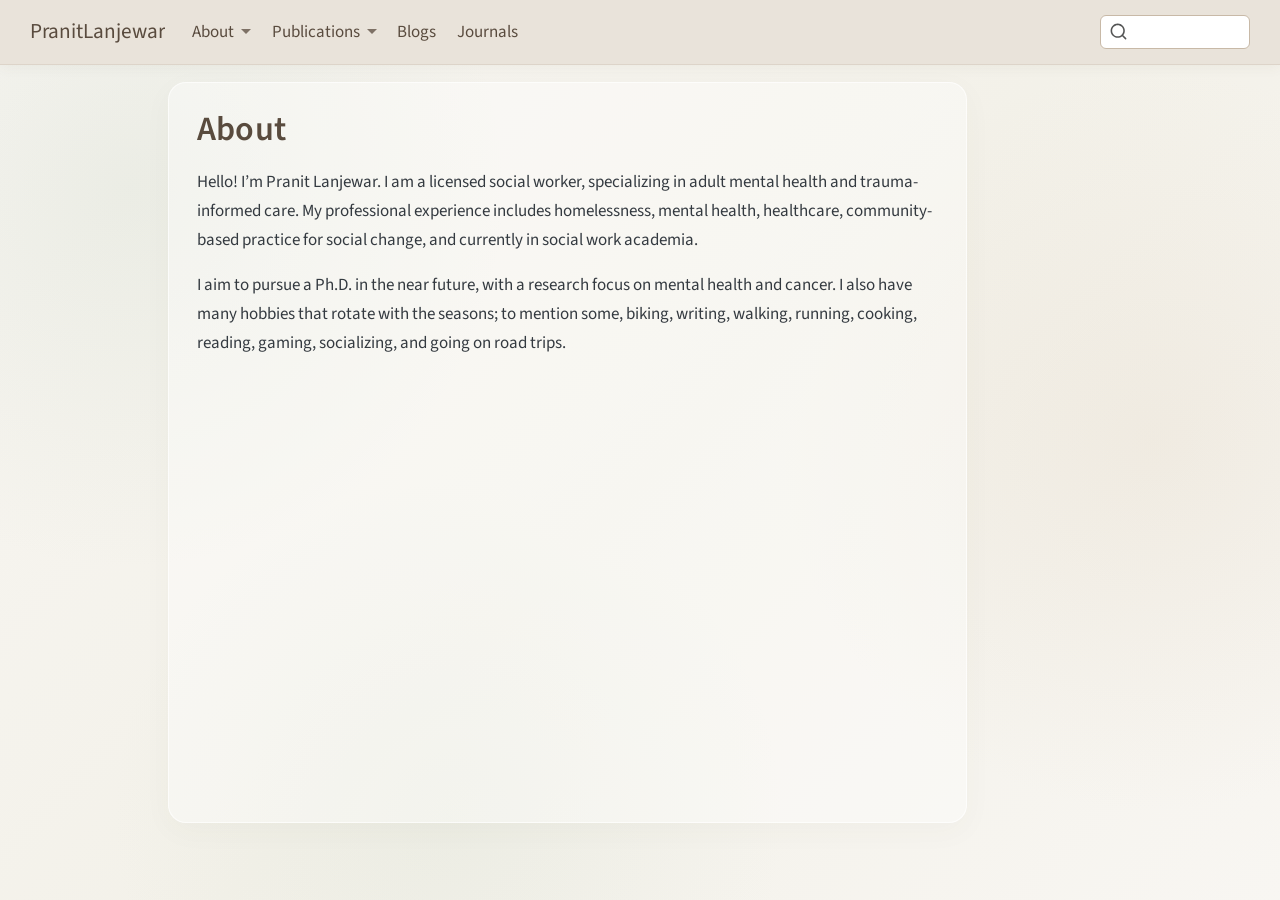
<file: docs/about.html>
<!DOCTYPE html>
<html xmlns="http://www.w3.org/1999/xhtml" lang="en" xml:lang="en"><head>

<meta charset="utf-8">
<meta name="generator" content="quarto-1.10.18">

<meta name="viewport" content="width=device-width, initial-scale=1.0, user-scalable=yes">


<title>About – PranitLanjewar</title>
<style>
/* Default styles provided by pandoc.
** See https://pandoc.org/MANUAL.html#variables-for-html for config info.
*/
span.smallcaps{font-variant: small-caps;}
div.columns{display: flex; gap: 1.5em;}
div.column{flex: auto;}
@media screen {
div.columns{gap: min(4vw, 1.5em);}
div.column{overflow-x: auto;}
}
div.hanging-indent{margin-left: 1.5em; text-indent: -1.5em;}
ul.task-list{list-style: none;}
ul.task-list li input[type="checkbox"] {
  width: 0.8em;
  margin: 0 0.8em 0.2em -1em; /* quarto-specific, see https://github.com/quarto-dev/quarto-cli/issues/4556 */ 
  vertical-align: middle;
}
</style>


<script src="site_libs/quarto-nav/quarto-nav.js"></script>
<script src="site_libs/quarto-nav/headroom.min.js"></script>
<script src="site_libs/clipboard/clipboard.min.js"></script>
<script src="site_libs/quarto-search/autocomplete.umd.js"></script>
<script src="site_libs/quarto-search/fuse.min.js"></script>
<script src="site_libs/quarto-search/quarto-search.js"></script>
<meta name="quarto:offset" content="./">
<script src="site_libs/quarto-html/quarto.js" type="module"></script>
<script src="site_libs/quarto-html/tabsets/tabsets.js" type="module"></script>
<script src="site_libs/quarto-html/popper.min.js"></script>
<script src="site_libs/quarto-html/tippy.umd.min.js"></script>
<script src="site_libs/quarto-html/anchor.min.js"></script>
<link href="site_libs/quarto-html/tippy.css" rel="stylesheet">
<link href="site_libs/quarto-html/quarto-syntax-highlighting-64a204ab8560d761af7679ceaba22944.css" rel="stylesheet" id="quarto-text-highlighting-styles">
<script src="site_libs/bootstrap/bootstrap.min.js"></script>
<link href="site_libs/bootstrap/bootstrap-icons.css" rel="stylesheet">
<link href="site_libs/bootstrap/bootstrap-172ba59bd5e0b52282274ba0c0cc16fc.min.css" rel="stylesheet" append-hash="true" id="quarto-bootstrap" data-mode="light">
<script id="quarto-search-options" type="application/json">{
  "location": "navbar",
  "copy-button": false,
  "collapse-after": 3,
  "panel-placement": "end",
  "type": "overlay",
  "limit": 50,
  "keyboard-shortcut": [
    "f",
    "/",
    "s"
  ],
  "language": {
    "search-no-results-text": "No results",
    "search-matching-documents-text": "matching documents",
    "search-copy-link-title": "Copy link to search",
    "search-hide-matches-text": "Hide additional matches",
    "search-more-match-text": "more match in this document",
    "search-more-matches-text": "more matches in this document",
    "search-clear-button-title": "Clear",
    "search-text-placeholder": "",
    "search-detached-cancel-button-title": "Cancel",
    "search-submit-button-title": "Submit",
    "search-label": "Search"
  }
}</script>


<link rel="stylesheet" href="styles.css">
</head>

<body class="nav-fixed quarto-light">

<div id="quarto-search-results"></div>
  <header id="quarto-header" class="headroom fixed-top">
    <nav class="navbar navbar-expand-lg " data-bs-theme="dark">
      <div class="navbar-container container-fluid">
      <div class="navbar-brand-container mx-auto">
    <a class="navbar-brand" href="./index.html">
    <span class="navbar-title">PranitLanjewar</span>
    </a>
  </div>
            <div id="quarto-search" class="" title="Search"></div>
          <button class="navbar-toggler" type="button" data-bs-toggle="collapse" data-bs-target="#navbarCollapse" aria-controls="navbarCollapse" role="menu" aria-expanded="false" aria-label="Toggle navigation" onclick="if (window.quartoToggleHeadroom) { window.quartoToggleHeadroom(); }">
  <span class="navbar-toggler-icon"></span>
</button>
          <div class="collapse navbar-collapse" id="navbarCollapse">
            <ul class="navbar-nav navbar-nav-scroll me-auto">
  <li class="nav-item dropdown ">
    <a class="nav-link dropdown-toggle" href="#" id="nav-menu-about" role="link" data-bs-toggle="dropdown" aria-expanded="false">
 <span class="menu-text">About</span>
    </a>
    <ul class="dropdown-menu" aria-labelledby="nav-menu-about">    
        <li>
    <a class="dropdown-item" href="./education.html">
 <span class="dropdown-text">Education and Credentials</span></a>
  </li>  
        <li>
    <a class="dropdown-item" href="./Pranit_Lanjewar_CV.pdf.pdf">
 <span class="dropdown-text">Download my CV</span></a>
  </li>  
        <li>
    <a class="dropdown-item" href="mailto:p.msw24@email.com">
 <span class="dropdown-text">Contact</span></a>
  </li>  
    </ul>
  </li>
  <li class="nav-item dropdown ">
    <a class="nav-link dropdown-toggle" href="#" id="nav-menu-publications" role="link" data-bs-toggle="dropdown" aria-expanded="false">
 <span class="menu-text">Publications</span>
    </a>
    <ul class="dropdown-menu" aria-labelledby="nav-menu-publications">    
        <li>
    <a class="dropdown-item" href="./publications.html">
 <span class="dropdown-text">All Publications</span></a>
  </li>  
        <li>
    <a class="dropdown-item" href="./research.html">
 <span class="dropdown-text">Research Interests</span></a>
  </li>  
    </ul>
  </li>
  <li class="nav-item">
    <a class="nav-link" href="./blog.html"> 
<span class="menu-text">Blogs</span></a>
  </li>  
  <li class="nav-item">
    <a class="nav-link" href="./Journals.html"> 
<span class="menu-text">Journals</span></a>
  </li>  
</ul>
          </div> <!-- /navcollapse -->
            <div class="quarto-navbar-tools">
</div>
      </div> <!-- /container-fluid -->
    </nav>
</header>
<!-- content -->
<div id="quarto-content" class="quarto-container page-columns page-rows-contents page-layout-article page-navbar">
<!-- sidebar -->
<!-- margin-sidebar -->
    <div id="quarto-margin-sidebar" class="sidebar margin-sidebar zindex-bottom">
        
    </div>
<!-- main -->
<main class="content" id="quarto-document-content">

<header id="title-block-header" class="quarto-title-block default">
<div class="quarto-title">
<h1 class="title">About</h1>
</div>



<div class="quarto-title-meta">

    
  
    
  </div>
  


</header>


<p>Hello! I’m Pranit Lanjewar. I am a licensed social worker, specializing in adult mental health and trauma-informed care. My professional experience includes homelessness, mental health, healthcare, community-based practice for social change, and currently in social work academia.</p>
<p>I aim to pursue a Ph.D.&nbsp;in the near future, with a research focus on mental health and cancer. I also have many hobbies that rotate with the seasons; to mention some, biking, writing, walking, running, cooking, reading, gaming, socializing, and going on road trips.</p>



</main> <!-- /main -->
<script id="quarto-html-after-body" type="application/javascript">
  window.document.addEventListener("DOMContentLoaded", function (event) {
    const icon = "";
    const anchorJS = new window.AnchorJS();
    anchorJS.options = {
      placement: 'right',
      icon: icon
    };
    anchorJS.add('.anchored');
    const isCodeAnnotation = (el) => {
      for (const clz of el.classList) {
        if (clz.startsWith('code-annotation-')) {                     
          return true;
        }
      }
      return false;
    }
    const onCopySuccess = function(e) {
      // button target
      const button = e.trigger;
      // don't keep focus
      button.blur();
      // flash "checked"
      button.classList.add('code-copy-button-checked');
      var currentTitle = button.getAttribute("title");
      button.setAttribute("title", "Copied!");
      let tooltip;
      if (window.bootstrap) {
        button.setAttribute("data-bs-toggle", "tooltip");
        button.setAttribute("data-bs-placement", "left");
        button.setAttribute("data-bs-title", "Copied!");
        tooltip = new bootstrap.Tooltip(button, 
          { trigger: "manual", 
            customClass: "code-copy-button-tooltip",
            offset: [0, -8]});
        tooltip.show();    
      }
      setTimeout(function() {
        if (tooltip) {
          tooltip.hide();
          button.removeAttribute("data-bs-title");
          button.removeAttribute("data-bs-toggle");
          button.removeAttribute("data-bs-placement");
        }
        button.setAttribute("title", currentTitle);
        button.classList.remove('code-copy-button-checked');
      }, 1000);
      // clear code selection
      e.clearSelection();
    }
    const getTextToCopy = function(trigger) {
      const outerScaffold = trigger.parentElement.cloneNode(true);
      const codeEl = outerScaffold.querySelector('code');
      for (const childEl of codeEl.children) {
        if (isCodeAnnotation(childEl)) {
          childEl.remove();
        }
      }
      return codeEl.innerText;
    }
    const clipboard = new window.ClipboardJS('.code-copy-button:not([data-in-quarto-modal])', {
      text: getTextToCopy
    });
    clipboard.on('success', onCopySuccess);
    if (window.document.getElementById('quarto-embedded-source-code-modal')) {
      const clipboardModal = new window.ClipboardJS('.code-copy-button[data-in-quarto-modal]', {
        text: getTextToCopy,
        container: window.document.getElementById('quarto-embedded-source-code-modal')
      });
      clipboardModal.on('success', onCopySuccess);
    }
      var localhostRegex = new RegExp(/^(?:http|https):\/\/localhost\:?[0-9]*\//);
      var mailtoRegex = new RegExp(/^mailto:/);
        var filterRegex = new RegExp('/' + window.location.host + '/');
      var isInternal = (href) => {
          return filterRegex.test(href) || localhostRegex.test(href) || mailtoRegex.test(href);
      }
      // Inspect non-navigation links and adorn them if external
     var links = window.document.querySelectorAll('a[href]:not(.nav-link):not(.navbar-brand):not(.toc-action):not(.sidebar-link):not(.sidebar-item-toggle):not(.pagination-link):not(.no-external):not([aria-hidden]):not(.dropdown-item):not(.quarto-navigation-tool):not(.about-link)');
      for (var i=0; i<links.length; i++) {
        const link = links[i];
        if (!isInternal(link.href)) {
          // undo the damage that might have been done by quarto-nav.js in the case of
          // links that we want to consider external
          if (link.dataset.originalHref !== undefined) {
            link.href = link.dataset.originalHref;
          }
        }
      }
    function tippyHover(el, contentFn, onTriggerFn, onUntriggerFn) {
      const config = {
        allowHTML: true,
        maxWidth: 500,
        delay: 100,
        arrow: false,
        appendTo: function(el) {
            return el.parentElement;
        },
        interactive: true,
        interactiveBorder: 10,
        theme: 'quarto',
        placement: 'bottom-start',
      };
      if (contentFn) {
        config.content = contentFn;
      }
      if (onTriggerFn) {
        config.onTrigger = onTriggerFn;
      }
      if (onUntriggerFn) {
        config.onUntrigger = onUntriggerFn;
      }
      window.tippy(el, config); 
    }
    const noterefs = window.document.querySelectorAll('a[role="doc-noteref"]');
    for (var i=0; i<noterefs.length; i++) {
      const ref = noterefs[i];
      tippyHover(ref, function() {
        // use id or data attribute instead here
        let href = ref.getAttribute('data-footnote-href') || ref.getAttribute('href');
        try { href = new URL(href).hash; } catch {}
        const id = href.replace(/^#\/?/, "");
        const note = window.document.getElementById(id);
        if (note) {
          return note.innerHTML;
        } else {
          return "";
        }
      });
    }
    const xrefs = window.document.querySelectorAll('a.quarto-xref');
    const processXRef = (id, note) => {
      // Strip column container classes
      const stripColumnClz = (el) => {
        el.classList.remove("page-full", "page-columns");
        if (el.children) {
          for (const child of el.children) {
            stripColumnClz(child);
          }
        }
      }
      stripColumnClz(note)
      if (id === null || id.startsWith('sec-')) {
        // Special case sections, only their first couple elements
        const container = document.createElement("div");
        if (note.children && note.children.length > 2) {
          container.appendChild(note.children[0].cloneNode(true));
          for (let i = 1; i < note.children.length; i++) {
            const child = note.children[i];
            if (child.tagName === "P" && child.innerText === "") {
              continue;
            } else {
              container.appendChild(child.cloneNode(true));
              break;
            }
          }
          if (window.Quarto?.typesetMath) {
            window.Quarto.typesetMath(container);
          }
          return container.innerHTML
        } else {
          if (window.Quarto?.typesetMath) {
            window.Quarto.typesetMath(note);
          }
          return note.innerHTML;
        }
      } else {
        // Remove any anchor links if they are present
        const anchorLink = note.querySelector('a.anchorjs-link');
        if (anchorLink) {
          anchorLink.remove();
        }
        if (window.Quarto?.typesetMath) {
          window.Quarto.typesetMath(note);
        }
        if (note.classList.contains("callout")) {
          return note.outerHTML;
        } else {
          return note.innerHTML;
        }
      }
    }
    for (var i=0; i<xrefs.length; i++) {
      const xref = xrefs[i];
      tippyHover(xref, undefined, function(instance) {
        instance.disable();
        let url = xref.getAttribute('href');
        let hash = undefined; 
        if (url.startsWith('#')) {
          hash = url;
        } else {
          try { hash = new URL(url).hash; } catch {}
        }
        if (hash) {
          const id = hash.replace(/^#\/?/, "");
          const note = window.document.getElementById(id);
          if (note !== null) {
            try {
              const html = processXRef(id, note.cloneNode(true));
              instance.setContent(html);
            } finally {
              instance.enable();
              instance.show();
            }
          } else {
            // See if we can fetch this
            fetch(url.split('#')[0])
            .then(res => res.text())
            .then(html => {
              const parser = new DOMParser();
              const htmlDoc = parser.parseFromString(html, "text/html");
              const note = htmlDoc.getElementById(id);
              if (note !== null) {
                const html = processXRef(id, note);
                instance.setContent(html);
              } 
            }).finally(() => {
              instance.enable();
              instance.show();
            });
          }
        } else {
          // See if we can fetch a full url (with no hash to target)
          // This is a special case and we should probably do some content thinning / targeting
          fetch(url)
          .then(res => res.text())
          .then(html => {
            const parser = new DOMParser();
            const htmlDoc = parser.parseFromString(html, "text/html");
            const note = htmlDoc.querySelector('main.content');
            if (note !== null) {
              // This should only happen for chapter cross references
              // (since there is no id in the URL)
              // remove the first header
              if (note.children.length > 0 && note.children[0].tagName === "HEADER") {
                note.children[0].remove();
              }
              const html = processXRef(null, note);
              instance.setContent(html);
            } 
          }).finally(() => {
            instance.enable();
            instance.show();
          });
        }
      }, function(instance) {
      });
    }
        let selectedAnnoteEl;
        const selectorForAnnotation = ( cell, annotation) => {
          let cellAttr = 'data-code-cell="' + cell + '"';
          let lineAttr = 'data-code-annotation="' +  annotation + '"';
          const selector = 'span[' + cellAttr + '][' + lineAttr + ']';
          return selector;
        }
        const selectCodeLines = (annoteEl) => {
          const doc = window.document;
          const targetCell = annoteEl.getAttribute("data-target-cell");
          const targetAnnotation = annoteEl.getAttribute("data-target-annotation");
          const annoteSpan = window.document.querySelector(selectorForAnnotation(targetCell, targetAnnotation));
          const lines = annoteSpan.getAttribute("data-code-lines").split(",");
          const lineIds = lines.map((line) => {
            return targetCell + "-" + line;
          })
          let top = null;
          let height = null;
          let parent = null;
          if (lineIds.length > 0) {
              //compute the position of the single el (top and bottom and make a div)
              const el = window.document.getElementById(lineIds[0]);
              top = el.offsetTop;
              height = el.offsetHeight;
              parent = el.parentElement.parentElement;
            if (lineIds.length > 1) {
              const lastEl = window.document.getElementById(lineIds[lineIds.length - 1]);
              const bottom = lastEl.offsetTop + lastEl.offsetHeight;
              height = bottom - top;
            }
            if (top !== null && height !== null && parent !== null) {
              // cook up a div (if necessary) and position it 
              let div = window.document.getElementById("code-annotation-line-highlight");
              if (div === null) {
                div = window.document.createElement("div");
                div.setAttribute("id", "code-annotation-line-highlight");
                div.style.position = 'absolute';
                parent.appendChild(div);
              }
              div.style.top = top - 2 + "px";
              div.style.height = height + 4 + "px";
              div.style.left = 0;
              let gutterDiv = window.document.getElementById("code-annotation-line-highlight-gutter");
              if (gutterDiv === null) {
                gutterDiv = window.document.createElement("div");
                gutterDiv.setAttribute("id", "code-annotation-line-highlight-gutter");
                gutterDiv.style.position = 'absolute';
                const codeCell = window.document.getElementById(targetCell);
                const gutter = codeCell.querySelector('.code-annotation-gutter');
                gutter.appendChild(gutterDiv);
              }
              gutterDiv.style.top = top - 2 + "px";
              gutterDiv.style.height = height + 4 + "px";
            }
            selectedAnnoteEl = annoteEl;
          }
        };
        const unselectCodeLines = () => {
          const elementsIds = ["code-annotation-line-highlight", "code-annotation-line-highlight-gutter"];
          elementsIds.forEach((elId) => {
            const div = window.document.getElementById(elId);
            if (div) {
              div.remove();
            }
          });
          selectedAnnoteEl = undefined;
        };
          // Handle positioning of the toggle
      window.addEventListener(
        "resize",
        throttle(() => {
          elRect = undefined;
          if (selectedAnnoteEl) {
            selectCodeLines(selectedAnnoteEl);
          }
        }, 10)
      );
      function throttle(fn, ms) {
      let throttle = false;
      let timer;
        return (...args) => {
          if(!throttle) { // first call gets through
              fn.apply(this, args);
              throttle = true;
          } else { // all the others get throttled
              if(timer) clearTimeout(timer); // cancel #2
              timer = setTimeout(() => {
                fn.apply(this, args);
                timer = throttle = false;
              }, ms);
          }
        };
      }
        // Attach click handler to the DT
        const annoteDls = window.document.querySelectorAll('dt[data-target-cell]');
        for (const annoteDlNode of annoteDls) {
          annoteDlNode.addEventListener('click', (event) => {
            const clickedEl = event.target;
            if (clickedEl !== selectedAnnoteEl) {
              unselectCodeLines();
              const activeEl = window.document.querySelector('dt[data-target-cell].code-annotation-active');
              if (activeEl) {
                activeEl.classList.remove('code-annotation-active');
              }
              selectCodeLines(clickedEl);
              clickedEl.classList.add('code-annotation-active');
            } else {
              // Unselect the line
              unselectCodeLines();
              clickedEl.classList.remove('code-annotation-active');
            }
          });
        }
    const findCites = (el) => {
      const parentEl = el.parentElement;
      if (parentEl) {
        const cites = parentEl.dataset.cites;
        if (cites) {
          return {
            el,
            cites: cites.split(' ')
          };
        } else {
          return findCites(el.parentElement)
        }
      } else {
        return undefined;
      }
    };
    var bibliorefs = window.document.querySelectorAll('a[role="doc-biblioref"]');
    for (var i=0; i<bibliorefs.length; i++) {
      const ref = bibliorefs[i];
      const citeInfo = findCites(ref);
      if (citeInfo) {
        tippyHover(citeInfo.el, function() {
          var popup = window.document.createElement('div');
          citeInfo.cites.forEach(function(cite) {
            var citeDiv = window.document.createElement('div');
            citeDiv.classList.add('hanging-indent');
            citeDiv.classList.add('csl-entry');
            var biblioDiv = window.document.getElementById('ref-' + cite);
            if (biblioDiv) {
              citeDiv.innerHTML = biblioDiv.innerHTML;
            }
            popup.appendChild(citeDiv);
          });
          return popup.innerHTML;
        });
      }
    }
  });
  </script>
</div> <!-- /content -->




</body></html>
</file>
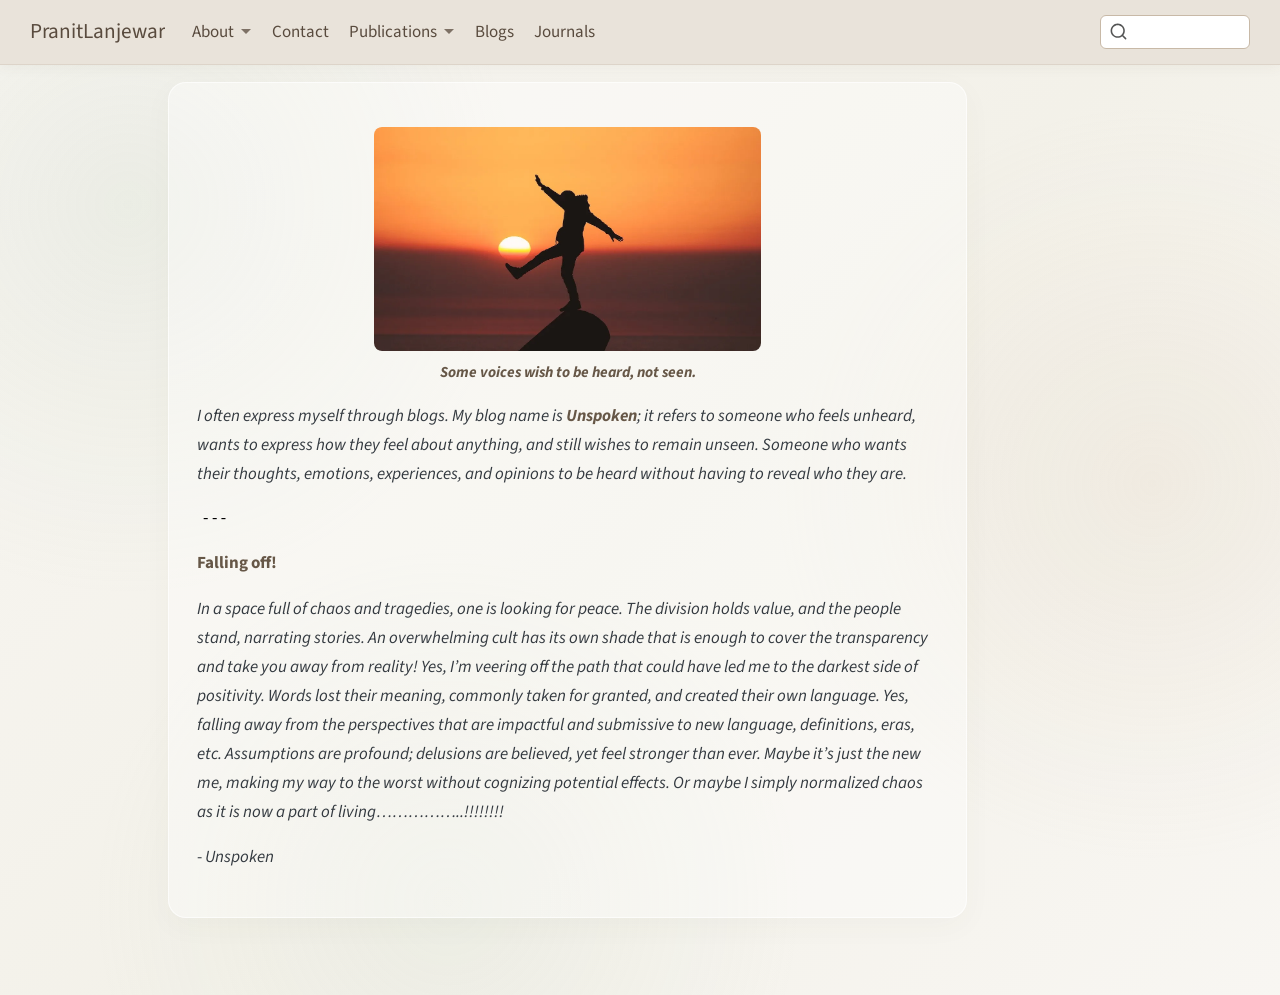
<file: docs/blog.html>
<!DOCTYPE html>
<html xmlns="http://www.w3.org/1999/xhtml" lang="en" xml:lang="en"><head>

<meta charset="utf-8">
<meta name="generator" content="quarto-1.10.18">

<meta name="viewport" content="width=device-width, initial-scale=1.0, user-scalable=yes">


<title>blog – PranitLanjewar</title>
<style>
/* Default styles provided by pandoc.
** See https://pandoc.org/MANUAL.html#variables-for-html for config info.
*/
span.smallcaps{font-variant: small-caps;}
div.columns{display: flex; gap: 1.5em;}
div.column{flex: auto;}
@media screen {
div.columns{gap: min(4vw, 1.5em);}
div.column{overflow-x: auto;}
}
div.hanging-indent{margin-left: 1.5em; text-indent: -1.5em;}
ul.task-list{list-style: none;}
ul.task-list li input[type="checkbox"] {
  width: 0.8em;
  margin: 0 0.8em 0.2em -1em; /* quarto-specific, see https://github.com/quarto-dev/quarto-cli/issues/4556 */ 
  vertical-align: middle;
}
</style>


<script src="site_libs/quarto-nav/quarto-nav.js"></script>
<script src="site_libs/quarto-nav/headroom.min.js"></script>
<script src="site_libs/clipboard/clipboard.min.js"></script>
<script src="site_libs/quarto-search/autocomplete.umd.js"></script>
<script src="site_libs/quarto-search/fuse.min.js"></script>
<script src="site_libs/quarto-search/quarto-search.js"></script>
<meta name="quarto:offset" content="./">
<script src="site_libs/quarto-html/quarto.js" type="module"></script>
<script src="site_libs/quarto-html/tabsets/tabsets.js" type="module"></script>
<script src="site_libs/quarto-html/popper.min.js"></script>
<script src="site_libs/quarto-html/tippy.umd.min.js"></script>
<script src="site_libs/quarto-html/anchor.min.js"></script>
<link href="site_libs/quarto-html/tippy.css" rel="stylesheet">
<link href="site_libs/quarto-html/quarto-syntax-highlighting-64a204ab8560d761af7679ceaba22944.css" rel="stylesheet" id="quarto-text-highlighting-styles">
<script src="site_libs/bootstrap/bootstrap.min.js"></script>
<link href="site_libs/bootstrap/bootstrap-icons.css" rel="stylesheet">
<link href="site_libs/bootstrap/bootstrap-172ba59bd5e0b52282274ba0c0cc16fc.min.css" rel="stylesheet" append-hash="true" id="quarto-bootstrap" data-mode="light">
<script id="quarto-search-options" type="application/json">{
  "location": "navbar",
  "copy-button": false,
  "collapse-after": 3,
  "panel-placement": "end",
  "type": "overlay",
  "limit": 50,
  "keyboard-shortcut": [
    "f",
    "/",
    "s"
  ],
  "language": {
    "search-no-results-text": "No results",
    "search-matching-documents-text": "matching documents",
    "search-copy-link-title": "Copy link to search",
    "search-hide-matches-text": "Hide additional matches",
    "search-more-match-text": "more match in this document",
    "search-more-matches-text": "more matches in this document",
    "search-clear-button-title": "Clear",
    "search-text-placeholder": "",
    "search-detached-cancel-button-title": "Cancel",
    "search-submit-button-title": "Submit",
    "search-label": "Search"
  }
}</script>


<link rel="stylesheet" href="styles.css">
</head>

<body class="nav-fixed quarto-light">

<div id="quarto-search-results"></div>
  <header id="quarto-header" class="headroom fixed-top">
    <nav class="navbar navbar-expand-lg " data-bs-theme="dark">
      <div class="navbar-container container-fluid">
      <div class="navbar-brand-container mx-auto">
    <a class="navbar-brand" href="./index.html">
    <span class="navbar-title">PranitLanjewar</span>
    </a>
  </div>
            <div id="quarto-search" class="" title="Search"></div>
          <button class="navbar-toggler" type="button" data-bs-toggle="collapse" data-bs-target="#navbarCollapse" aria-controls="navbarCollapse" role="menu" aria-expanded="false" aria-label="Toggle navigation" onclick="if (window.quartoToggleHeadroom) { window.quartoToggleHeadroom(); }">
  <span class="navbar-toggler-icon"></span>
</button>
          <div class="collapse navbar-collapse" id="navbarCollapse">
            <ul class="navbar-nav navbar-nav-scroll me-auto">
  <li class="nav-item dropdown ">
    <a class="nav-link dropdown-toggle" href="#" id="nav-menu-about" role="link" data-bs-toggle="dropdown" aria-expanded="false">
 <span class="menu-text">About</span>
    </a>
    <ul class="dropdown-menu" aria-labelledby="nav-menu-about">    
        <li>
    <a class="dropdown-item" href="./education.html">
 <span class="dropdown-text">Education and Credentials</span></a>
  </li>  
        <li>
    <a class="dropdown-item" href="./Pranit_Lanjewar_CV.pdf.pdf">
 <span class="dropdown-text">Download my CV</span></a>
  </li>  
    </ul>
  </li>
  <li class="nav-item">
    <a class="nav-link" href="https://mail.google.com/mail/?view=cm&amp;to=p.msw24@gmail.com"> 
<span class="menu-text">Contact</span></a>
  </li>  
  <li class="nav-item dropdown ">
    <a class="nav-link dropdown-toggle" href="#" id="nav-menu-publications" role="link" data-bs-toggle="dropdown" aria-expanded="false">
 <span class="menu-text">Publications</span>
    </a>
    <ul class="dropdown-menu" aria-labelledby="nav-menu-publications">    
        <li>
    <a class="dropdown-item" href="./publications.html">
 <span class="dropdown-text">All Publications</span></a>
  </li>  
        <li>
    <a class="dropdown-item" href="./research.html">
 <span class="dropdown-text">Research Interests</span></a>
  </li>  
    </ul>
  </li>
  <li class="nav-item">
    <a class="nav-link active" href="./blog.html" aria-current="page"> 
<span class="menu-text">Blogs</span></a>
  </li>  
  <li class="nav-item">
    <a class="nav-link" href="./Journals.html"> 
<span class="menu-text">Journals</span></a>
  </li>  
</ul>
          </div> <!-- /navcollapse -->
            <div class="quarto-navbar-tools">
</div>
      </div> <!-- /container-fluid -->
    </nav>
</header>
<!-- content -->
<div id="quarto-content" class="quarto-container page-columns page-rows-contents page-layout-article page-navbar">
<!-- sidebar -->
<!-- margin-sidebar -->
    <div id="quarto-margin-sidebar" class="sidebar margin-sidebar zindex-bottom">
        
    </div>
<!-- main -->
<main class="content" id="quarto-document-content"><header id="title-block-header" class="quarto-title-block"></header>




<div class="quarto-figure quarto-figure-center">
<figure class="figure">
<p><img src="images/Blogs-01.webp" style="width:4.03in;height:2.33in" class="figure-img"></p>
<figcaption><strong><em>Some voices wish to be heard, not seen.</em></strong></figcaption>
</figure>
</div>
<p><em>I often express myself through blogs. My blog name is <strong>Unspoken</strong>; it refers to someone who feels unheard, wants to express how they feel about anything, and still wishes to remain unseen. Someone who wants their thoughts, emotions, experiences, and opinions to be heard without having to reveal who they are.</em></p>
<pre><code>---</code></pre>
<p><strong>Falling off!</strong></p>
<p><em>In a space full of chaos and tragedies, one is looking for peace. The division holds value, and the people stand, narrating stories. An overwhelming cult has its own shade that is enough to cover the transparency and take you away from reality! Yes, I’m veering off the path that could have led me to the darkest side of positivity. Words lost their meaning, commonly taken for granted, and created their own language. Yes, falling away from the perspectives that are impactful and submissive to new language, definitions, eras, etc. Assumptions are profound; delusions are believed, yet feel stronger than ever. Maybe it’s just the new me, making my way to the worst without cognizing potential effects. Or maybe I simply normalized chaos as it is now a part of living……………..!!!!!!!!</em></p>
<p>- <em>Unspoken</em></p>



</main> <!-- /main -->
<script id="quarto-html-after-body" type="application/javascript">
  window.document.addEventListener("DOMContentLoaded", function (event) {
    const icon = "";
    const anchorJS = new window.AnchorJS();
    anchorJS.options = {
      placement: 'right',
      icon: icon
    };
    anchorJS.add('.anchored');
    const isCodeAnnotation = (el) => {
      for (const clz of el.classList) {
        if (clz.startsWith('code-annotation-')) {                     
          return true;
        }
      }
      return false;
    }
    const onCopySuccess = function(e) {
      // button target
      const button = e.trigger;
      // don't keep focus
      button.blur();
      // flash "checked"
      button.classList.add('code-copy-button-checked');
      var currentTitle = button.getAttribute("title");
      button.setAttribute("title", "Copied!");
      let tooltip;
      if (window.bootstrap) {
        button.setAttribute("data-bs-toggle", "tooltip");
        button.setAttribute("data-bs-placement", "left");
        button.setAttribute("data-bs-title", "Copied!");
        tooltip = new bootstrap.Tooltip(button, 
          { trigger: "manual", 
            customClass: "code-copy-button-tooltip",
            offset: [0, -8]});
        tooltip.show();    
      }
      setTimeout(function() {
        if (tooltip) {
          tooltip.hide();
          button.removeAttribute("data-bs-title");
          button.removeAttribute("data-bs-toggle");
          button.removeAttribute("data-bs-placement");
        }
        button.setAttribute("title", currentTitle);
        button.classList.remove('code-copy-button-checked');
      }, 1000);
      // clear code selection
      e.clearSelection();
    }
    const getTextToCopy = function(trigger) {
      const outerScaffold = trigger.parentElement.cloneNode(true);
      const codeEl = outerScaffold.querySelector('code');
      for (const childEl of codeEl.children) {
        if (isCodeAnnotation(childEl)) {
          childEl.remove();
        }
      }
      return codeEl.innerText;
    }
    const clipboard = new window.ClipboardJS('.code-copy-button:not([data-in-quarto-modal])', {
      text: getTextToCopy
    });
    clipboard.on('success', onCopySuccess);
    if (window.document.getElementById('quarto-embedded-source-code-modal')) {
      const clipboardModal = new window.ClipboardJS('.code-copy-button[data-in-quarto-modal]', {
        text: getTextToCopy,
        container: window.document.getElementById('quarto-embedded-source-code-modal')
      });
      clipboardModal.on('success', onCopySuccess);
    }
      var localhostRegex = new RegExp(/^(?:http|https):\/\/localhost\:?[0-9]*\//);
      var mailtoRegex = new RegExp(/^mailto:/);
        var filterRegex = new RegExp('/' + window.location.host + '/');
      var isInternal = (href) => {
          return filterRegex.test(href) || localhostRegex.test(href) || mailtoRegex.test(href);
      }
      // Inspect non-navigation links and adorn them if external
     var links = window.document.querySelectorAll('a[href]:not(.nav-link):not(.navbar-brand):not(.toc-action):not(.sidebar-link):not(.sidebar-item-toggle):not(.pagination-link):not(.no-external):not([aria-hidden]):not(.dropdown-item):not(.quarto-navigation-tool):not(.about-link)');
      for (var i=0; i<links.length; i++) {
        const link = links[i];
        if (!isInternal(link.href)) {
          // undo the damage that might have been done by quarto-nav.js in the case of
          // links that we want to consider external
          if (link.dataset.originalHref !== undefined) {
            link.href = link.dataset.originalHref;
          }
        }
      }
    function tippyHover(el, contentFn, onTriggerFn, onUntriggerFn) {
      const config = {
        allowHTML: true,
        maxWidth: 500,
        delay: 100,
        arrow: false,
        appendTo: function(el) {
            return el.parentElement;
        },
        interactive: true,
        interactiveBorder: 10,
        theme: 'quarto',
        placement: 'bottom-start',
      };
      if (contentFn) {
        config.content = contentFn;
      }
      if (onTriggerFn) {
        config.onTrigger = onTriggerFn;
      }
      if (onUntriggerFn) {
        config.onUntrigger = onUntriggerFn;
      }
      window.tippy(el, config); 
    }
    const noterefs = window.document.querySelectorAll('a[role="doc-noteref"]');
    for (var i=0; i<noterefs.length; i++) {
      const ref = noterefs[i];
      tippyHover(ref, function() {
        // use id or data attribute instead here
        let href = ref.getAttribute('data-footnote-href') || ref.getAttribute('href');
        try { href = new URL(href).hash; } catch {}
        const id = href.replace(/^#\/?/, "");
        const note = window.document.getElementById(id);
        if (note) {
          return note.innerHTML;
        } else {
          return "";
        }
      });
    }
    const xrefs = window.document.querySelectorAll('a.quarto-xref');
    const processXRef = (id, note) => {
      // Strip column container classes
      const stripColumnClz = (el) => {
        el.classList.remove("page-full", "page-columns");
        if (el.children) {
          for (const child of el.children) {
            stripColumnClz(child);
          }
        }
      }
      stripColumnClz(note)
      if (id === null || id.startsWith('sec-')) {
        // Special case sections, only their first couple elements
        const container = document.createElement("div");
        if (note.children && note.children.length > 2) {
          container.appendChild(note.children[0].cloneNode(true));
          for (let i = 1; i < note.children.length; i++) {
            const child = note.children[i];
            if (child.tagName === "P" && child.innerText === "") {
              continue;
            } else {
              container.appendChild(child.cloneNode(true));
              break;
            }
          }
          if (window.Quarto?.typesetMath) {
            window.Quarto.typesetMath(container);
          }
          return container.innerHTML
        } else {
          if (window.Quarto?.typesetMath) {
            window.Quarto.typesetMath(note);
          }
          return note.innerHTML;
        }
      } else {
        // Remove any anchor links if they are present
        const anchorLink = note.querySelector('a.anchorjs-link');
        if (anchorLink) {
          anchorLink.remove();
        }
        if (window.Quarto?.typesetMath) {
          window.Quarto.typesetMath(note);
        }
        if (note.classList.contains("callout")) {
          return note.outerHTML;
        } else {
          return note.innerHTML;
        }
      }
    }
    for (var i=0; i<xrefs.length; i++) {
      const xref = xrefs[i];
      tippyHover(xref, undefined, function(instance) {
        instance.disable();
        let url = xref.getAttribute('href');
        let hash = undefined; 
        if (url.startsWith('#')) {
          hash = url;
        } else {
          try { hash = new URL(url).hash; } catch {}
        }
        if (hash) {
          const id = hash.replace(/^#\/?/, "");
          const note = window.document.getElementById(id);
          if (note !== null) {
            try {
              const html = processXRef(id, note.cloneNode(true));
              instance.setContent(html);
            } finally {
              instance.enable();
              instance.show();
            }
          } else {
            // See if we can fetch this
            fetch(url.split('#')[0])
            .then(res => res.text())
            .then(html => {
              const parser = new DOMParser();
              const htmlDoc = parser.parseFromString(html, "text/html");
              const note = htmlDoc.getElementById(id);
              if (note !== null) {
                const html = processXRef(id, note);
                instance.setContent(html);
              } 
            }).finally(() => {
              instance.enable();
              instance.show();
            });
          }
        } else {
          // See if we can fetch a full url (with no hash to target)
          // This is a special case and we should probably do some content thinning / targeting
          fetch(url)
          .then(res => res.text())
          .then(html => {
            const parser = new DOMParser();
            const htmlDoc = parser.parseFromString(html, "text/html");
            const note = htmlDoc.querySelector('main.content');
            if (note !== null) {
              // This should only happen for chapter cross references
              // (since there is no id in the URL)
              // remove the first header
              if (note.children.length > 0 && note.children[0].tagName === "HEADER") {
                note.children[0].remove();
              }
              const html = processXRef(null, note);
              instance.setContent(html);
            } 
          }).finally(() => {
            instance.enable();
            instance.show();
          });
        }
      }, function(instance) {
      });
    }
        let selectedAnnoteEl;
        const selectorForAnnotation = ( cell, annotation) => {
          let cellAttr = 'data-code-cell="' + cell + '"';
          let lineAttr = 'data-code-annotation="' +  annotation + '"';
          const selector = 'span[' + cellAttr + '][' + lineAttr + ']';
          return selector;
        }
        const selectCodeLines = (annoteEl) => {
          const doc = window.document;
          const targetCell = annoteEl.getAttribute("data-target-cell");
          const targetAnnotation = annoteEl.getAttribute("data-target-annotation");
          const annoteSpan = window.document.querySelector(selectorForAnnotation(targetCell, targetAnnotation));
          const lines = annoteSpan.getAttribute("data-code-lines").split(",");
          const lineIds = lines.map((line) => {
            return targetCell + "-" + line;
          })
          let top = null;
          let height = null;
          let parent = null;
          if (lineIds.length > 0) {
              //compute the position of the single el (top and bottom and make a div)
              const el = window.document.getElementById(lineIds[0]);
              top = el.offsetTop;
              height = el.offsetHeight;
              parent = el.parentElement.parentElement;
            if (lineIds.length > 1) {
              const lastEl = window.document.getElementById(lineIds[lineIds.length - 1]);
              const bottom = lastEl.offsetTop + lastEl.offsetHeight;
              height = bottom - top;
            }
            if (top !== null && height !== null && parent !== null) {
              // cook up a div (if necessary) and position it 
              let div = window.document.getElementById("code-annotation-line-highlight");
              if (div === null) {
                div = window.document.createElement("div");
                div.setAttribute("id", "code-annotation-line-highlight");
                div.style.position = 'absolute';
                parent.appendChild(div);
              }
              div.style.top = top - 2 + "px";
              div.style.height = height + 4 + "px";
              div.style.left = 0;
              let gutterDiv = window.document.getElementById("code-annotation-line-highlight-gutter");
              if (gutterDiv === null) {
                gutterDiv = window.document.createElement("div");
                gutterDiv.setAttribute("id", "code-annotation-line-highlight-gutter");
                gutterDiv.style.position = 'absolute';
                const codeCell = window.document.getElementById(targetCell);
                const gutter = codeCell.querySelector('.code-annotation-gutter');
                gutter.appendChild(gutterDiv);
              }
              gutterDiv.style.top = top - 2 + "px";
              gutterDiv.style.height = height + 4 + "px";
            }
            selectedAnnoteEl = annoteEl;
          }
        };
        const unselectCodeLines = () => {
          const elementsIds = ["code-annotation-line-highlight", "code-annotation-line-highlight-gutter"];
          elementsIds.forEach((elId) => {
            const div = window.document.getElementById(elId);
            if (div) {
              div.remove();
            }
          });
          selectedAnnoteEl = undefined;
        };
          // Handle positioning of the toggle
      window.addEventListener(
        "resize",
        throttle(() => {
          elRect = undefined;
          if (selectedAnnoteEl) {
            selectCodeLines(selectedAnnoteEl);
          }
        }, 10)
      );
      function throttle(fn, ms) {
      let throttle = false;
      let timer;
        return (...args) => {
          if(!throttle) { // first call gets through
              fn.apply(this, args);
              throttle = true;
          } else { // all the others get throttled
              if(timer) clearTimeout(timer); // cancel #2
              timer = setTimeout(() => {
                fn.apply(this, args);
                timer = throttle = false;
              }, ms);
          }
        };
      }
        // Attach click handler to the DT
        const annoteDls = window.document.querySelectorAll('dt[data-target-cell]');
        for (const annoteDlNode of annoteDls) {
          annoteDlNode.addEventListener('click', (event) => {
            const clickedEl = event.target;
            if (clickedEl !== selectedAnnoteEl) {
              unselectCodeLines();
              const activeEl = window.document.querySelector('dt[data-target-cell].code-annotation-active');
              if (activeEl) {
                activeEl.classList.remove('code-annotation-active');
              }
              selectCodeLines(clickedEl);
              clickedEl.classList.add('code-annotation-active');
            } else {
              // Unselect the line
              unselectCodeLines();
              clickedEl.classList.remove('code-annotation-active');
            }
          });
        }
    const findCites = (el) => {
      const parentEl = el.parentElement;
      if (parentEl) {
        const cites = parentEl.dataset.cites;
        if (cites) {
          return {
            el,
            cites: cites.split(' ')
          };
        } else {
          return findCites(el.parentElement)
        }
      } else {
        return undefined;
      }
    };
    var bibliorefs = window.document.querySelectorAll('a[role="doc-biblioref"]');
    for (var i=0; i<bibliorefs.length; i++) {
      const ref = bibliorefs[i];
      const citeInfo = findCites(ref);
      if (citeInfo) {
        tippyHover(citeInfo.el, function() {
          var popup = window.document.createElement('div');
          citeInfo.cites.forEach(function(cite) {
            var citeDiv = window.document.createElement('div');
            citeDiv.classList.add('hanging-indent');
            citeDiv.classList.add('csl-entry');
            var biblioDiv = window.document.getElementById('ref-' + cite);
            if (biblioDiv) {
              citeDiv.innerHTML = biblioDiv.innerHTML;
            }
            popup.appendChild(citeDiv);
          });
          return popup.innerHTML;
        });
      }
    }
  });
  </script>
</div> <!-- /content -->




</body></html>
</file>
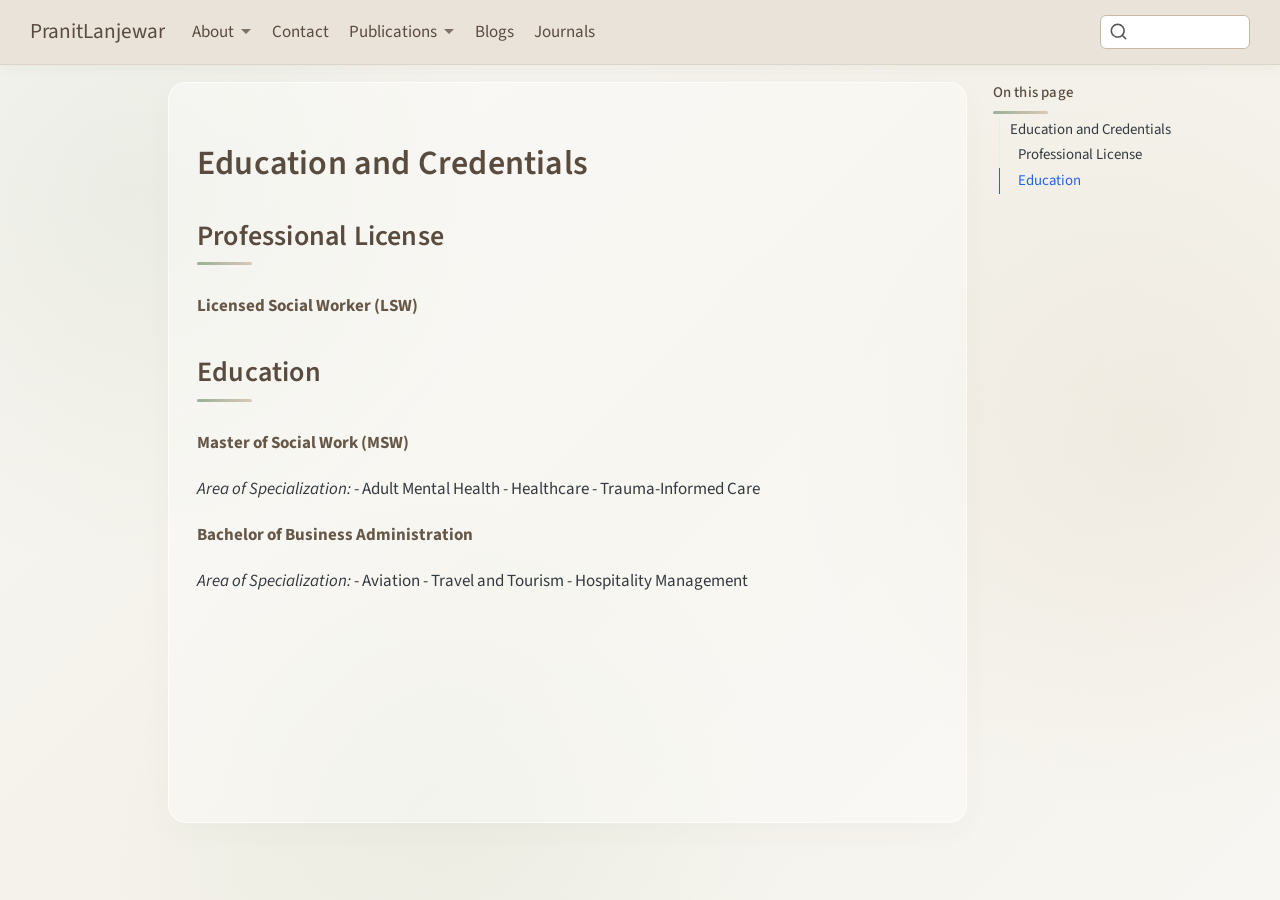
<file: docs/education.html>
<!DOCTYPE html>
<html xmlns="http://www.w3.org/1999/xhtml" lang="en" xml:lang="en"><head>

<meta charset="utf-8">
<meta name="generator" content="quarto-1.10.18">

<meta name="viewport" content="width=device-width, initial-scale=1.0, user-scalable=yes">


<title>education – PranitLanjewar</title>
<style>
/* Default styles provided by pandoc.
** See https://pandoc.org/MANUAL.html#variables-for-html for config info.
*/
span.smallcaps{font-variant: small-caps;}
div.columns{display: flex; gap: 1.5em;}
div.column{flex: auto;}
@media screen {
div.columns{gap: min(4vw, 1.5em);}
div.column{overflow-x: auto;}
}
div.hanging-indent{margin-left: 1.5em; text-indent: -1.5em;}
ul.task-list{list-style: none;}
ul.task-list li input[type="checkbox"] {
  width: 0.8em;
  margin: 0 0.8em 0.2em -1em; /* quarto-specific, see https://github.com/quarto-dev/quarto-cli/issues/4556 */ 
  vertical-align: middle;
}
</style>


<script src="site_libs/quarto-nav/quarto-nav.js"></script>
<script src="site_libs/quarto-nav/headroom.min.js"></script>
<script src="site_libs/clipboard/clipboard.min.js"></script>
<script src="site_libs/quarto-search/autocomplete.umd.js"></script>
<script src="site_libs/quarto-search/fuse.min.js"></script>
<script src="site_libs/quarto-search/quarto-search.js"></script>
<meta name="quarto:offset" content="./">
<script src="site_libs/quarto-html/quarto.js" type="module"></script>
<script src="site_libs/quarto-html/tabsets/tabsets.js" type="module"></script>
<script src="site_libs/quarto-html/popper.min.js"></script>
<script src="site_libs/quarto-html/tippy.umd.min.js"></script>
<script src="site_libs/quarto-html/anchor.min.js"></script>
<link href="site_libs/quarto-html/tippy.css" rel="stylesheet">
<link href="site_libs/quarto-html/quarto-syntax-highlighting-64a204ab8560d761af7679ceaba22944.css" rel="stylesheet" id="quarto-text-highlighting-styles">
<script src="site_libs/bootstrap/bootstrap.min.js"></script>
<link href="site_libs/bootstrap/bootstrap-icons.css" rel="stylesheet">
<link href="site_libs/bootstrap/bootstrap-172ba59bd5e0b52282274ba0c0cc16fc.min.css" rel="stylesheet" append-hash="true" id="quarto-bootstrap" data-mode="light">
<script id="quarto-search-options" type="application/json">{
  "location": "navbar",
  "copy-button": false,
  "collapse-after": 3,
  "panel-placement": "end",
  "type": "overlay",
  "limit": 50,
  "keyboard-shortcut": [
    "f",
    "/",
    "s"
  ],
  "language": {
    "search-no-results-text": "No results",
    "search-matching-documents-text": "matching documents",
    "search-copy-link-title": "Copy link to search",
    "search-hide-matches-text": "Hide additional matches",
    "search-more-match-text": "more match in this document",
    "search-more-matches-text": "more matches in this document",
    "search-clear-button-title": "Clear",
    "search-text-placeholder": "",
    "search-detached-cancel-button-title": "Cancel",
    "search-submit-button-title": "Submit",
    "search-label": "Search"
  }
}</script>


<link rel="stylesheet" href="styles.css">
</head>

<body class="nav-fixed quarto-light">

<div id="quarto-search-results"></div>
  <header id="quarto-header" class="headroom fixed-top">
    <nav class="navbar navbar-expand-lg " data-bs-theme="dark">
      <div class="navbar-container container-fluid">
      <div class="navbar-brand-container mx-auto">
    <a class="navbar-brand" href="./index.html">
    <span class="navbar-title">PranitLanjewar</span>
    </a>
  </div>
            <div id="quarto-search" class="" title="Search"></div>
          <button class="navbar-toggler" type="button" data-bs-toggle="collapse" data-bs-target="#navbarCollapse" aria-controls="navbarCollapse" role="menu" aria-expanded="false" aria-label="Toggle navigation" onclick="if (window.quartoToggleHeadroom) { window.quartoToggleHeadroom(); }">
  <span class="navbar-toggler-icon"></span>
</button>
          <div class="collapse navbar-collapse" id="navbarCollapse">
            <ul class="navbar-nav navbar-nav-scroll me-auto">
  <li class="nav-item dropdown ">
    <a class="nav-link dropdown-toggle" href="#" id="nav-menu-about" role="link" data-bs-toggle="dropdown" aria-expanded="false">
 <span class="menu-text">About</span>
    </a>
    <ul class="dropdown-menu" aria-labelledby="nav-menu-about">    
        <li>
    <a class="dropdown-item" href="./education.html">
 <span class="dropdown-text">Education and Credentials</span></a>
  </li>  
        <li>
    <a class="dropdown-item" href="./Pranit_Lanjewar_CV.pdf.pdf">
 <span class="dropdown-text">Download my CV</span></a>
  </li>  
    </ul>
  </li>
  <li class="nav-item">
    <a class="nav-link" href="https://mail.google.com/mail/?view=cm&amp;to=p.msw24@gmail.com"> 
<span class="menu-text">Contact</span></a>
  </li>  
  <li class="nav-item dropdown ">
    <a class="nav-link dropdown-toggle" href="#" id="nav-menu-publications" role="link" data-bs-toggle="dropdown" aria-expanded="false">
 <span class="menu-text">Publications</span>
    </a>
    <ul class="dropdown-menu" aria-labelledby="nav-menu-publications">    
        <li>
    <a class="dropdown-item" href="./publications.html">
 <span class="dropdown-text">All Publications</span></a>
  </li>  
        <li>
    <a class="dropdown-item" href="./research.html">
 <span class="dropdown-text">Research Interests</span></a>
  </li>  
    </ul>
  </li>
  <li class="nav-item">
    <a class="nav-link" href="./blog.html"> 
<span class="menu-text">Blogs</span></a>
  </li>  
  <li class="nav-item">
    <a class="nav-link" href="./Journals.html"> 
<span class="menu-text">Journals</span></a>
  </li>  
</ul>
          </div> <!-- /navcollapse -->
            <div class="quarto-navbar-tools">
</div>
      </div> <!-- /container-fluid -->
    </nav>
</header>
<!-- content -->
<div id="quarto-content" class="quarto-container page-columns page-rows-contents page-layout-article page-navbar">
<!-- sidebar -->
<!-- margin-sidebar -->
    <div id="quarto-margin-sidebar" class="sidebar margin-sidebar">
        <nav id="TOC" role="doc-toc" class="toc-active">
    <h2 id="toc-title">On this page</h2>
   
  <ul>
  <li><a href="#education-and-credentials" id="toc-education-and-credentials" class="nav-link active" data-scroll-target="#education-and-credentials">Education and Credentials</a>
  <ul class="collapse">
  <li><a href="#professional-license" id="toc-professional-license" class="nav-link" data-scroll-target="#professional-license">Professional License</a></li>
  <li><a href="#education" id="toc-education" class="nav-link" data-scroll-target="#education">Education</a></li>
  </ul></li>
  </ul>
</nav>
    </div>
<!-- main -->
<main class="content" id="quarto-document-content"><header id="title-block-header" class="quarto-title-block"></header>




<section id="education-and-credentials" class="level1">
<h1>Education and Credentials</h1>
<section id="professional-license" class="level2">
<h2 class="anchored" data-anchor-id="professional-license">Professional License</h2>
<p><strong>Licensed Social Worker (LSW)</strong></p>
</section>
<section id="education" class="level2">
<h2 class="anchored" data-anchor-id="education">Education</h2>
<p><strong>Master of Social Work (MSW)</strong></p>
<p><em>Area of Specialization:</em> - Adult Mental Health - Healthcare - Trauma-Informed Care</p>
<p><strong>Bachelor of Business Administration</strong></p>
<p><em>Area of Specialization:</em> - Aviation - Travel and Tourism - Hospitality Management</p>


</section>
</section>

</main> <!-- /main -->
<script id="quarto-html-after-body" type="application/javascript">
  window.document.addEventListener("DOMContentLoaded", function (event) {
    const icon = "";
    const anchorJS = new window.AnchorJS();
    anchorJS.options = {
      placement: 'right',
      icon: icon
    };
    anchorJS.add('.anchored');
    const isCodeAnnotation = (el) => {
      for (const clz of el.classList) {
        if (clz.startsWith('code-annotation-')) {                     
          return true;
        }
      }
      return false;
    }
    const onCopySuccess = function(e) {
      // button target
      const button = e.trigger;
      // don't keep focus
      button.blur();
      // flash "checked"
      button.classList.add('code-copy-button-checked');
      var currentTitle = button.getAttribute("title");
      button.setAttribute("title", "Copied!");
      let tooltip;
      if (window.bootstrap) {
        button.setAttribute("data-bs-toggle", "tooltip");
        button.setAttribute("data-bs-placement", "left");
        button.setAttribute("data-bs-title", "Copied!");
        tooltip = new bootstrap.Tooltip(button, 
          { trigger: "manual", 
            customClass: "code-copy-button-tooltip",
            offset: [0, -8]});
        tooltip.show();    
      }
      setTimeout(function() {
        if (tooltip) {
          tooltip.hide();
          button.removeAttribute("data-bs-title");
          button.removeAttribute("data-bs-toggle");
          button.removeAttribute("data-bs-placement");
        }
        button.setAttribute("title", currentTitle);
        button.classList.remove('code-copy-button-checked');
      }, 1000);
      // clear code selection
      e.clearSelection();
    }
    const getTextToCopy = function(trigger) {
      const outerScaffold = trigger.parentElement.cloneNode(true);
      const codeEl = outerScaffold.querySelector('code');
      for (const childEl of codeEl.children) {
        if (isCodeAnnotation(childEl)) {
          childEl.remove();
        }
      }
      return codeEl.innerText;
    }
    const clipboard = new window.ClipboardJS('.code-copy-button:not([data-in-quarto-modal])', {
      text: getTextToCopy
    });
    clipboard.on('success', onCopySuccess);
    if (window.document.getElementById('quarto-embedded-source-code-modal')) {
      const clipboardModal = new window.ClipboardJS('.code-copy-button[data-in-quarto-modal]', {
        text: getTextToCopy,
        container: window.document.getElementById('quarto-embedded-source-code-modal')
      });
      clipboardModal.on('success', onCopySuccess);
    }
      var localhostRegex = new RegExp(/^(?:http|https):\/\/localhost\:?[0-9]*\//);
      var mailtoRegex = new RegExp(/^mailto:/);
        var filterRegex = new RegExp('/' + window.location.host + '/');
      var isInternal = (href) => {
          return filterRegex.test(href) || localhostRegex.test(href) || mailtoRegex.test(href);
      }
      // Inspect non-navigation links and adorn them if external
     var links = window.document.querySelectorAll('a[href]:not(.nav-link):not(.navbar-brand):not(.toc-action):not(.sidebar-link):not(.sidebar-item-toggle):not(.pagination-link):not(.no-external):not([aria-hidden]):not(.dropdown-item):not(.quarto-navigation-tool):not(.about-link)');
      for (var i=0; i<links.length; i++) {
        const link = links[i];
        if (!isInternal(link.href)) {
          // undo the damage that might have been done by quarto-nav.js in the case of
          // links that we want to consider external
          if (link.dataset.originalHref !== undefined) {
            link.href = link.dataset.originalHref;
          }
        }
      }
    function tippyHover(el, contentFn, onTriggerFn, onUntriggerFn) {
      const config = {
        allowHTML: true,
        maxWidth: 500,
        delay: 100,
        arrow: false,
        appendTo: function(el) {
            return el.parentElement;
        },
        interactive: true,
        interactiveBorder: 10,
        theme: 'quarto',
        placement: 'bottom-start',
      };
      if (contentFn) {
        config.content = contentFn;
      }
      if (onTriggerFn) {
        config.onTrigger = onTriggerFn;
      }
      if (onUntriggerFn) {
        config.onUntrigger = onUntriggerFn;
      }
      window.tippy(el, config); 
    }
    const noterefs = window.document.querySelectorAll('a[role="doc-noteref"]');
    for (var i=0; i<noterefs.length; i++) {
      const ref = noterefs[i];
      tippyHover(ref, function() {
        // use id or data attribute instead here
        let href = ref.getAttribute('data-footnote-href') || ref.getAttribute('href');
        try { href = new URL(href).hash; } catch {}
        const id = href.replace(/^#\/?/, "");
        const note = window.document.getElementById(id);
        if (note) {
          return note.innerHTML;
        } else {
          return "";
        }
      });
    }
    const xrefs = window.document.querySelectorAll('a.quarto-xref');
    const processXRef = (id, note) => {
      // Strip column container classes
      const stripColumnClz = (el) => {
        el.classList.remove("page-full", "page-columns");
        if (el.children) {
          for (const child of el.children) {
            stripColumnClz(child);
          }
        }
      }
      stripColumnClz(note)
      if (id === null || id.startsWith('sec-')) {
        // Special case sections, only their first couple elements
        const container = document.createElement("div");
        if (note.children && note.children.length > 2) {
          container.appendChild(note.children[0].cloneNode(true));
          for (let i = 1; i < note.children.length; i++) {
            const child = note.children[i];
            if (child.tagName === "P" && child.innerText === "") {
              continue;
            } else {
              container.appendChild(child.cloneNode(true));
              break;
            }
          }
          if (window.Quarto?.typesetMath) {
            window.Quarto.typesetMath(container);
          }
          return container.innerHTML
        } else {
          if (window.Quarto?.typesetMath) {
            window.Quarto.typesetMath(note);
          }
          return note.innerHTML;
        }
      } else {
        // Remove any anchor links if they are present
        const anchorLink = note.querySelector('a.anchorjs-link');
        if (anchorLink) {
          anchorLink.remove();
        }
        if (window.Quarto?.typesetMath) {
          window.Quarto.typesetMath(note);
        }
        if (note.classList.contains("callout")) {
          return note.outerHTML;
        } else {
          return note.innerHTML;
        }
      }
    }
    for (var i=0; i<xrefs.length; i++) {
      const xref = xrefs[i];
      tippyHover(xref, undefined, function(instance) {
        instance.disable();
        let url = xref.getAttribute('href');
        let hash = undefined; 
        if (url.startsWith('#')) {
          hash = url;
        } else {
          try { hash = new URL(url).hash; } catch {}
        }
        if (hash) {
          const id = hash.replace(/^#\/?/, "");
          const note = window.document.getElementById(id);
          if (note !== null) {
            try {
              const html = processXRef(id, note.cloneNode(true));
              instance.setContent(html);
            } finally {
              instance.enable();
              instance.show();
            }
          } else {
            // See if we can fetch this
            fetch(url.split('#')[0])
            .then(res => res.text())
            .then(html => {
              const parser = new DOMParser();
              const htmlDoc = parser.parseFromString(html, "text/html");
              const note = htmlDoc.getElementById(id);
              if (note !== null) {
                const html = processXRef(id, note);
                instance.setContent(html);
              } 
            }).finally(() => {
              instance.enable();
              instance.show();
            });
          }
        } else {
          // See if we can fetch a full url (with no hash to target)
          // This is a special case and we should probably do some content thinning / targeting
          fetch(url)
          .then(res => res.text())
          .then(html => {
            const parser = new DOMParser();
            const htmlDoc = parser.parseFromString(html, "text/html");
            const note = htmlDoc.querySelector('main.content');
            if (note !== null) {
              // This should only happen for chapter cross references
              // (since there is no id in the URL)
              // remove the first header
              if (note.children.length > 0 && note.children[0].tagName === "HEADER") {
                note.children[0].remove();
              }
              const html = processXRef(null, note);
              instance.setContent(html);
            } 
          }).finally(() => {
            instance.enable();
            instance.show();
          });
        }
      }, function(instance) {
      });
    }
        let selectedAnnoteEl;
        const selectorForAnnotation = ( cell, annotation) => {
          let cellAttr = 'data-code-cell="' + cell + '"';
          let lineAttr = 'data-code-annotation="' +  annotation + '"';
          const selector = 'span[' + cellAttr + '][' + lineAttr + ']';
          return selector;
        }
        const selectCodeLines = (annoteEl) => {
          const doc = window.document;
          const targetCell = annoteEl.getAttribute("data-target-cell");
          const targetAnnotation = annoteEl.getAttribute("data-target-annotation");
          const annoteSpan = window.document.querySelector(selectorForAnnotation(targetCell, targetAnnotation));
          const lines = annoteSpan.getAttribute("data-code-lines").split(",");
          const lineIds = lines.map((line) => {
            return targetCell + "-" + line;
          })
          let top = null;
          let height = null;
          let parent = null;
          if (lineIds.length > 0) {
              //compute the position of the single el (top and bottom and make a div)
              const el = window.document.getElementById(lineIds[0]);
              top = el.offsetTop;
              height = el.offsetHeight;
              parent = el.parentElement.parentElement;
            if (lineIds.length > 1) {
              const lastEl = window.document.getElementById(lineIds[lineIds.length - 1]);
              const bottom = lastEl.offsetTop + lastEl.offsetHeight;
              height = bottom - top;
            }
            if (top !== null && height !== null && parent !== null) {
              // cook up a div (if necessary) and position it 
              let div = window.document.getElementById("code-annotation-line-highlight");
              if (div === null) {
                div = window.document.createElement("div");
                div.setAttribute("id", "code-annotation-line-highlight");
                div.style.position = 'absolute';
                parent.appendChild(div);
              }
              div.style.top = top - 2 + "px";
              div.style.height = height + 4 + "px";
              div.style.left = 0;
              let gutterDiv = window.document.getElementById("code-annotation-line-highlight-gutter");
              if (gutterDiv === null) {
                gutterDiv = window.document.createElement("div");
                gutterDiv.setAttribute("id", "code-annotation-line-highlight-gutter");
                gutterDiv.style.position = 'absolute';
                const codeCell = window.document.getElementById(targetCell);
                const gutter = codeCell.querySelector('.code-annotation-gutter');
                gutter.appendChild(gutterDiv);
              }
              gutterDiv.style.top = top - 2 + "px";
              gutterDiv.style.height = height + 4 + "px";
            }
            selectedAnnoteEl = annoteEl;
          }
        };
        const unselectCodeLines = () => {
          const elementsIds = ["code-annotation-line-highlight", "code-annotation-line-highlight-gutter"];
          elementsIds.forEach((elId) => {
            const div = window.document.getElementById(elId);
            if (div) {
              div.remove();
            }
          });
          selectedAnnoteEl = undefined;
        };
          // Handle positioning of the toggle
      window.addEventListener(
        "resize",
        throttle(() => {
          elRect = undefined;
          if (selectedAnnoteEl) {
            selectCodeLines(selectedAnnoteEl);
          }
        }, 10)
      );
      function throttle(fn, ms) {
      let throttle = false;
      let timer;
        return (...args) => {
          if(!throttle) { // first call gets through
              fn.apply(this, args);
              throttle = true;
          } else { // all the others get throttled
              if(timer) clearTimeout(timer); // cancel #2
              timer = setTimeout(() => {
                fn.apply(this, args);
                timer = throttle = false;
              }, ms);
          }
        };
      }
        // Attach click handler to the DT
        const annoteDls = window.document.querySelectorAll('dt[data-target-cell]');
        for (const annoteDlNode of annoteDls) {
          annoteDlNode.addEventListener('click', (event) => {
            const clickedEl = event.target;
            if (clickedEl !== selectedAnnoteEl) {
              unselectCodeLines();
              const activeEl = window.document.querySelector('dt[data-target-cell].code-annotation-active');
              if (activeEl) {
                activeEl.classList.remove('code-annotation-active');
              }
              selectCodeLines(clickedEl);
              clickedEl.classList.add('code-annotation-active');
            } else {
              // Unselect the line
              unselectCodeLines();
              clickedEl.classList.remove('code-annotation-active');
            }
          });
        }
    const findCites = (el) => {
      const parentEl = el.parentElement;
      if (parentEl) {
        const cites = parentEl.dataset.cites;
        if (cites) {
          return {
            el,
            cites: cites.split(' ')
          };
        } else {
          return findCites(el.parentElement)
        }
      } else {
        return undefined;
      }
    };
    var bibliorefs = window.document.querySelectorAll('a[role="doc-biblioref"]');
    for (var i=0; i<bibliorefs.length; i++) {
      const ref = bibliorefs[i];
      const citeInfo = findCites(ref);
      if (citeInfo) {
        tippyHover(citeInfo.el, function() {
          var popup = window.document.createElement('div');
          citeInfo.cites.forEach(function(cite) {
            var citeDiv = window.document.createElement('div');
            citeDiv.classList.add('hanging-indent');
            citeDiv.classList.add('csl-entry');
            var biblioDiv = window.document.getElementById('ref-' + cite);
            if (biblioDiv) {
              citeDiv.innerHTML = biblioDiv.innerHTML;
            }
            popup.appendChild(citeDiv);
          });
          return popup.innerHTML;
        });
      }
    }
  });
  </script>
</div> <!-- /content -->




</body></html>
</file>
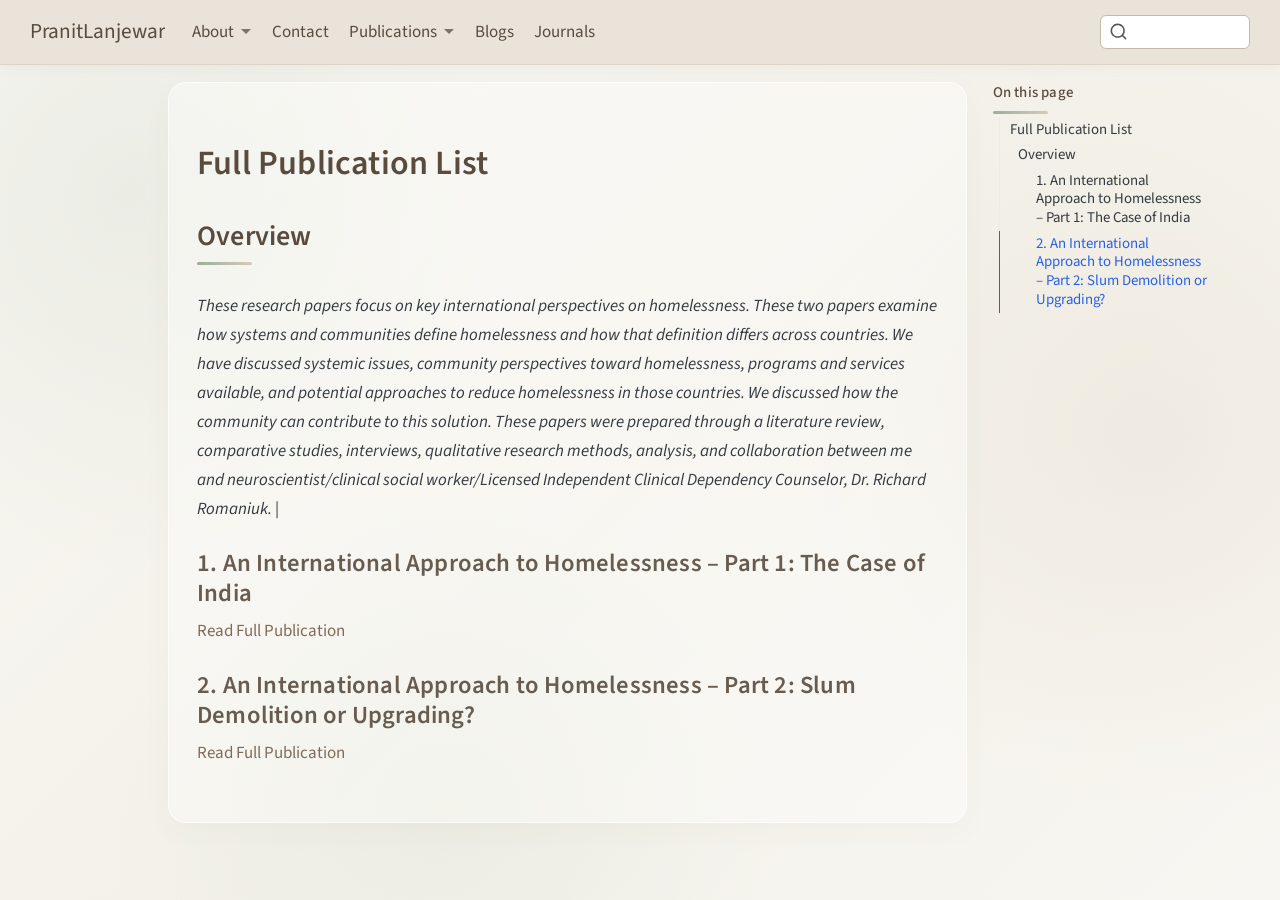
<file: docs/publications.html>
<!DOCTYPE html>
<html xmlns="http://www.w3.org/1999/xhtml" lang="en" xml:lang="en"><head>

<meta charset="utf-8">
<meta name="generator" content="quarto-1.10.18">

<meta name="viewport" content="width=device-width, initial-scale=1.0, user-scalable=yes">


<title>publications – PranitLanjewar</title>
<style>
/* Default styles provided by pandoc.
** See https://pandoc.org/MANUAL.html#variables-for-html for config info.
*/
span.smallcaps{font-variant: small-caps;}
div.columns{display: flex; gap: 1.5em;}
div.column{flex: auto;}
@media screen {
div.columns{gap: min(4vw, 1.5em);}
div.column{overflow-x: auto;}
}
div.hanging-indent{margin-left: 1.5em; text-indent: -1.5em;}
ul.task-list{list-style: none;}
ul.task-list li input[type="checkbox"] {
  width: 0.8em;
  margin: 0 0.8em 0.2em -1em; /* quarto-specific, see https://github.com/quarto-dev/quarto-cli/issues/4556 */ 
  vertical-align: middle;
}
</style>


<script src="site_libs/quarto-nav/quarto-nav.js"></script>
<script src="site_libs/quarto-nav/headroom.min.js"></script>
<script src="site_libs/clipboard/clipboard.min.js"></script>
<script src="site_libs/quarto-search/autocomplete.umd.js"></script>
<script src="site_libs/quarto-search/fuse.min.js"></script>
<script src="site_libs/quarto-search/quarto-search.js"></script>
<meta name="quarto:offset" content="./">
<script src="site_libs/quarto-html/quarto.js" type="module"></script>
<script src="site_libs/quarto-html/tabsets/tabsets.js" type="module"></script>
<script src="site_libs/quarto-html/popper.min.js"></script>
<script src="site_libs/quarto-html/tippy.umd.min.js"></script>
<script src="site_libs/quarto-html/anchor.min.js"></script>
<link href="site_libs/quarto-html/tippy.css" rel="stylesheet">
<link href="site_libs/quarto-html/quarto-syntax-highlighting-64a204ab8560d761af7679ceaba22944.css" rel="stylesheet" id="quarto-text-highlighting-styles">
<script src="site_libs/bootstrap/bootstrap.min.js"></script>
<link href="site_libs/bootstrap/bootstrap-icons.css" rel="stylesheet">
<link href="site_libs/bootstrap/bootstrap-172ba59bd5e0b52282274ba0c0cc16fc.min.css" rel="stylesheet" append-hash="true" id="quarto-bootstrap" data-mode="light">
<script id="quarto-search-options" type="application/json">{
  "location": "navbar",
  "copy-button": false,
  "collapse-after": 3,
  "panel-placement": "end",
  "type": "overlay",
  "limit": 50,
  "keyboard-shortcut": [
    "f",
    "/",
    "s"
  ],
  "language": {
    "search-no-results-text": "No results",
    "search-matching-documents-text": "matching documents",
    "search-copy-link-title": "Copy link to search",
    "search-hide-matches-text": "Hide additional matches",
    "search-more-match-text": "more match in this document",
    "search-more-matches-text": "more matches in this document",
    "search-clear-button-title": "Clear",
    "search-text-placeholder": "",
    "search-detached-cancel-button-title": "Cancel",
    "search-submit-button-title": "Submit",
    "search-label": "Search"
  }
}</script>


<link rel="stylesheet" href="styles.css">
</head>

<body class="nav-fixed quarto-light">

<div id="quarto-search-results"></div>
  <header id="quarto-header" class="headroom fixed-top">
    <nav class="navbar navbar-expand-lg " data-bs-theme="dark">
      <div class="navbar-container container-fluid">
      <div class="navbar-brand-container mx-auto">
    <a class="navbar-brand" href="./index.html">
    <span class="navbar-title">PranitLanjewar</span>
    </a>
  </div>
            <div id="quarto-search" class="" title="Search"></div>
          <button class="navbar-toggler" type="button" data-bs-toggle="collapse" data-bs-target="#navbarCollapse" aria-controls="navbarCollapse" role="menu" aria-expanded="false" aria-label="Toggle navigation" onclick="if (window.quartoToggleHeadroom) { window.quartoToggleHeadroom(); }">
  <span class="navbar-toggler-icon"></span>
</button>
          <div class="collapse navbar-collapse" id="navbarCollapse">
            <ul class="navbar-nav navbar-nav-scroll me-auto">
  <li class="nav-item dropdown ">
    <a class="nav-link dropdown-toggle" href="#" id="nav-menu-about" role="link" data-bs-toggle="dropdown" aria-expanded="false">
 <span class="menu-text">About</span>
    </a>
    <ul class="dropdown-menu" aria-labelledby="nav-menu-about">    
        <li>
    <a class="dropdown-item" href="./education.html">
 <span class="dropdown-text">Education and Credentials</span></a>
  </li>  
        <li>
    <a class="dropdown-item" href="./Pranit_Lanjewar_CV.pdf.pdf">
 <span class="dropdown-text">Download my CV</span></a>
  </li>  
    </ul>
  </li>
  <li class="nav-item">
    <a class="nav-link" href="https://mail.google.com/mail/?view=cm&amp;to=p.msw24@gmail.com"> 
<span class="menu-text">Contact</span></a>
  </li>  
  <li class="nav-item dropdown ">
    <a class="nav-link dropdown-toggle" href="#" id="nav-menu-publications" role="link" data-bs-toggle="dropdown" aria-expanded="false">
 <span class="menu-text">Publications</span>
    </a>
    <ul class="dropdown-menu" aria-labelledby="nav-menu-publications">    
        <li>
    <a class="dropdown-item" href="./publications.html">
 <span class="dropdown-text">All Publications</span></a>
  </li>  
        <li>
    <a class="dropdown-item" href="./research.html">
 <span class="dropdown-text">Research Interests</span></a>
  </li>  
    </ul>
  </li>
  <li class="nav-item">
    <a class="nav-link" href="./blog.html"> 
<span class="menu-text">Blogs</span></a>
  </li>  
  <li class="nav-item">
    <a class="nav-link" href="./Journals.html"> 
<span class="menu-text">Journals</span></a>
  </li>  
</ul>
          </div> <!-- /navcollapse -->
            <div class="quarto-navbar-tools">
</div>
      </div> <!-- /container-fluid -->
    </nav>
</header>
<!-- content -->
<div id="quarto-content" class="quarto-container page-columns page-rows-contents page-layout-article page-navbar">
<!-- sidebar -->
<!-- margin-sidebar -->
    <div id="quarto-margin-sidebar" class="sidebar margin-sidebar">
        <nav id="TOC" role="doc-toc" class="toc-active">
    <h2 id="toc-title">On this page</h2>
   
  <ul>
  <li><a href="#full-publication-list" id="toc-full-publication-list" class="nav-link active" data-scroll-target="#full-publication-list">Full Publication List</a>
  <ul class="collapse">
  <li><a href="#overview" id="toc-overview" class="nav-link" data-scroll-target="#overview">Overview</a>
  <ul class="collapse">
  <li><a href="#an-international-approach-to-homelessness-part-1-the-case-of-india" id="toc-an-international-approach-to-homelessness-part-1-the-case-of-india" class="nav-link" data-scroll-target="#an-international-approach-to-homelessness-part-1-the-case-of-india">1. An International Approach to Homelessness – Part 1: The Case of India</a></li>
  <li><a href="#an-international-approach-to-homelessness-part-2-slum-demolition-or-upgrading" id="toc-an-international-approach-to-homelessness-part-2-slum-demolition-or-upgrading" class="nav-link" data-scroll-target="#an-international-approach-to-homelessness-part-2-slum-demolition-or-upgrading">2. An International Approach to Homelessness – Part 2: Slum Demolition or Upgrading?</a></li>
  </ul></li>
  </ul></li>
  </ul>
</nav>
    </div>
<!-- main -->
<main class="content" id="quarto-document-content"><header id="title-block-header" class="quarto-title-block"></header>




<section id="full-publication-list" class="level1">
<h1>Full Publication List</h1>
<section id="overview" class="level2">
<h2 class="anchored" data-anchor-id="overview">Overview</h2>
<p><em>These research papers focus on key international perspectives on homelessness. These two papers examine how systems and communities define homelessness and how that definition differs across countries. We have discussed systemic issues, community perspectives toward homelessness, programs and services available, and potential approaches to reduce homelessness in those countries. We discussed how the community can contribute to this solution. These papers were prepared through a literature review, comparative studies, interviews, qualitative research methods, analysis, and collaboration between me and neuroscientist/clinical social worker/Licensed Independent Clinical Dependency Counselor, Dr.&nbsp;Richard Romaniuk.</em> |</p>
<section id="an-international-approach-to-homelessness-part-1-the-case-of-india" class="level3">
<h3 class="anchored" data-anchor-id="an-international-approach-to-homelessness-part-1-the-case-of-india">1. An International Approach to Homelessness – Part 1: The Case of India</h3>
<p><a href="https://lekarzwojskowy.wim.mil.pl/An-international-approach-to-homelessness-Part-I-The-case-of-India,204971,0,2.html">Read Full Publication</a></p>
</section>
<section id="an-international-approach-to-homelessness-part-2-slum-demolition-or-upgrading" class="level3">
<h3 class="anchored" data-anchor-id="an-international-approach-to-homelessness-part-2-slum-demolition-or-upgrading">2. An International Approach to Homelessness – Part 2: Slum Demolition or Upgrading?</h3>
<p><a href="https://lekarzwojskowy.wim.mil.pl/An-international-approach-to-homelessness-Part-II-Slums-demolition-or-upgrading-,204972,0,2.html">Read Full Publication</a></p>


</section>
</section>
</section>

</main> <!-- /main -->
<script id="quarto-html-after-body" type="application/javascript">
  window.document.addEventListener("DOMContentLoaded", function (event) {
    const icon = "";
    const anchorJS = new window.AnchorJS();
    anchorJS.options = {
      placement: 'right',
      icon: icon
    };
    anchorJS.add('.anchored');
    const isCodeAnnotation = (el) => {
      for (const clz of el.classList) {
        if (clz.startsWith('code-annotation-')) {                     
          return true;
        }
      }
      return false;
    }
    const onCopySuccess = function(e) {
      // button target
      const button = e.trigger;
      // don't keep focus
      button.blur();
      // flash "checked"
      button.classList.add('code-copy-button-checked');
      var currentTitle = button.getAttribute("title");
      button.setAttribute("title", "Copied!");
      let tooltip;
      if (window.bootstrap) {
        button.setAttribute("data-bs-toggle", "tooltip");
        button.setAttribute("data-bs-placement", "left");
        button.setAttribute("data-bs-title", "Copied!");
        tooltip = new bootstrap.Tooltip(button, 
          { trigger: "manual", 
            customClass: "code-copy-button-tooltip",
            offset: [0, -8]});
        tooltip.show();    
      }
      setTimeout(function() {
        if (tooltip) {
          tooltip.hide();
          button.removeAttribute("data-bs-title");
          button.removeAttribute("data-bs-toggle");
          button.removeAttribute("data-bs-placement");
        }
        button.setAttribute("title", currentTitle);
        button.classList.remove('code-copy-button-checked');
      }, 1000);
      // clear code selection
      e.clearSelection();
    }
    const getTextToCopy = function(trigger) {
      const outerScaffold = trigger.parentElement.cloneNode(true);
      const codeEl = outerScaffold.querySelector('code');
      for (const childEl of codeEl.children) {
        if (isCodeAnnotation(childEl)) {
          childEl.remove();
        }
      }
      return codeEl.innerText;
    }
    const clipboard = new window.ClipboardJS('.code-copy-button:not([data-in-quarto-modal])', {
      text: getTextToCopy
    });
    clipboard.on('success', onCopySuccess);
    if (window.document.getElementById('quarto-embedded-source-code-modal')) {
      const clipboardModal = new window.ClipboardJS('.code-copy-button[data-in-quarto-modal]', {
        text: getTextToCopy,
        container: window.document.getElementById('quarto-embedded-source-code-modal')
      });
      clipboardModal.on('success', onCopySuccess);
    }
      var localhostRegex = new RegExp(/^(?:http|https):\/\/localhost\:?[0-9]*\//);
      var mailtoRegex = new RegExp(/^mailto:/);
        var filterRegex = new RegExp('/' + window.location.host + '/');
      var isInternal = (href) => {
          return filterRegex.test(href) || localhostRegex.test(href) || mailtoRegex.test(href);
      }
      // Inspect non-navigation links and adorn them if external
     var links = window.document.querySelectorAll('a[href]:not(.nav-link):not(.navbar-brand):not(.toc-action):not(.sidebar-link):not(.sidebar-item-toggle):not(.pagination-link):not(.no-external):not([aria-hidden]):not(.dropdown-item):not(.quarto-navigation-tool):not(.about-link)');
      for (var i=0; i<links.length; i++) {
        const link = links[i];
        if (!isInternal(link.href)) {
          // undo the damage that might have been done by quarto-nav.js in the case of
          // links that we want to consider external
          if (link.dataset.originalHref !== undefined) {
            link.href = link.dataset.originalHref;
          }
        }
      }
    function tippyHover(el, contentFn, onTriggerFn, onUntriggerFn) {
      const config = {
        allowHTML: true,
        maxWidth: 500,
        delay: 100,
        arrow: false,
        appendTo: function(el) {
            return el.parentElement;
        },
        interactive: true,
        interactiveBorder: 10,
        theme: 'quarto',
        placement: 'bottom-start',
      };
      if (contentFn) {
        config.content = contentFn;
      }
      if (onTriggerFn) {
        config.onTrigger = onTriggerFn;
      }
      if (onUntriggerFn) {
        config.onUntrigger = onUntriggerFn;
      }
      window.tippy(el, config); 
    }
    const noterefs = window.document.querySelectorAll('a[role="doc-noteref"]');
    for (var i=0; i<noterefs.length; i++) {
      const ref = noterefs[i];
      tippyHover(ref, function() {
        // use id or data attribute instead here
        let href = ref.getAttribute('data-footnote-href') || ref.getAttribute('href');
        try { href = new URL(href).hash; } catch {}
        const id = href.replace(/^#\/?/, "");
        const note = window.document.getElementById(id);
        if (note) {
          return note.innerHTML;
        } else {
          return "";
        }
      });
    }
    const xrefs = window.document.querySelectorAll('a.quarto-xref');
    const processXRef = (id, note) => {
      // Strip column container classes
      const stripColumnClz = (el) => {
        el.classList.remove("page-full", "page-columns");
        if (el.children) {
          for (const child of el.children) {
            stripColumnClz(child);
          }
        }
      }
      stripColumnClz(note)
      if (id === null || id.startsWith('sec-')) {
        // Special case sections, only their first couple elements
        const container = document.createElement("div");
        if (note.children && note.children.length > 2) {
          container.appendChild(note.children[0].cloneNode(true));
          for (let i = 1; i < note.children.length; i++) {
            const child = note.children[i];
            if (child.tagName === "P" && child.innerText === "") {
              continue;
            } else {
              container.appendChild(child.cloneNode(true));
              break;
            }
          }
          if (window.Quarto?.typesetMath) {
            window.Quarto.typesetMath(container);
          }
          return container.innerHTML
        } else {
          if (window.Quarto?.typesetMath) {
            window.Quarto.typesetMath(note);
          }
          return note.innerHTML;
        }
      } else {
        // Remove any anchor links if they are present
        const anchorLink = note.querySelector('a.anchorjs-link');
        if (anchorLink) {
          anchorLink.remove();
        }
        if (window.Quarto?.typesetMath) {
          window.Quarto.typesetMath(note);
        }
        if (note.classList.contains("callout")) {
          return note.outerHTML;
        } else {
          return note.innerHTML;
        }
      }
    }
    for (var i=0; i<xrefs.length; i++) {
      const xref = xrefs[i];
      tippyHover(xref, undefined, function(instance) {
        instance.disable();
        let url = xref.getAttribute('href');
        let hash = undefined; 
        if (url.startsWith('#')) {
          hash = url;
        } else {
          try { hash = new URL(url).hash; } catch {}
        }
        if (hash) {
          const id = hash.replace(/^#\/?/, "");
          const note = window.document.getElementById(id);
          if (note !== null) {
            try {
              const html = processXRef(id, note.cloneNode(true));
              instance.setContent(html);
            } finally {
              instance.enable();
              instance.show();
            }
          } else {
            // See if we can fetch this
            fetch(url.split('#')[0])
            .then(res => res.text())
            .then(html => {
              const parser = new DOMParser();
              const htmlDoc = parser.parseFromString(html, "text/html");
              const note = htmlDoc.getElementById(id);
              if (note !== null) {
                const html = processXRef(id, note);
                instance.setContent(html);
              } 
            }).finally(() => {
              instance.enable();
              instance.show();
            });
          }
        } else {
          // See if we can fetch a full url (with no hash to target)
          // This is a special case and we should probably do some content thinning / targeting
          fetch(url)
          .then(res => res.text())
          .then(html => {
            const parser = new DOMParser();
            const htmlDoc = parser.parseFromString(html, "text/html");
            const note = htmlDoc.querySelector('main.content');
            if (note !== null) {
              // This should only happen for chapter cross references
              // (since there is no id in the URL)
              // remove the first header
              if (note.children.length > 0 && note.children[0].tagName === "HEADER") {
                note.children[0].remove();
              }
              const html = processXRef(null, note);
              instance.setContent(html);
            } 
          }).finally(() => {
            instance.enable();
            instance.show();
          });
        }
      }, function(instance) {
      });
    }
        let selectedAnnoteEl;
        const selectorForAnnotation = ( cell, annotation) => {
          let cellAttr = 'data-code-cell="' + cell + '"';
          let lineAttr = 'data-code-annotation="' +  annotation + '"';
          const selector = 'span[' + cellAttr + '][' + lineAttr + ']';
          return selector;
        }
        const selectCodeLines = (annoteEl) => {
          const doc = window.document;
          const targetCell = annoteEl.getAttribute("data-target-cell");
          const targetAnnotation = annoteEl.getAttribute("data-target-annotation");
          const annoteSpan = window.document.querySelector(selectorForAnnotation(targetCell, targetAnnotation));
          const lines = annoteSpan.getAttribute("data-code-lines").split(",");
          const lineIds = lines.map((line) => {
            return targetCell + "-" + line;
          })
          let top = null;
          let height = null;
          let parent = null;
          if (lineIds.length > 0) {
              //compute the position of the single el (top and bottom and make a div)
              const el = window.document.getElementById(lineIds[0]);
              top = el.offsetTop;
              height = el.offsetHeight;
              parent = el.parentElement.parentElement;
            if (lineIds.length > 1) {
              const lastEl = window.document.getElementById(lineIds[lineIds.length - 1]);
              const bottom = lastEl.offsetTop + lastEl.offsetHeight;
              height = bottom - top;
            }
            if (top !== null && height !== null && parent !== null) {
              // cook up a div (if necessary) and position it 
              let div = window.document.getElementById("code-annotation-line-highlight");
              if (div === null) {
                div = window.document.createElement("div");
                div.setAttribute("id", "code-annotation-line-highlight");
                div.style.position = 'absolute';
                parent.appendChild(div);
              }
              div.style.top = top - 2 + "px";
              div.style.height = height + 4 + "px";
              div.style.left = 0;
              let gutterDiv = window.document.getElementById("code-annotation-line-highlight-gutter");
              if (gutterDiv === null) {
                gutterDiv = window.document.createElement("div");
                gutterDiv.setAttribute("id", "code-annotation-line-highlight-gutter");
                gutterDiv.style.position = 'absolute';
                const codeCell = window.document.getElementById(targetCell);
                const gutter = codeCell.querySelector('.code-annotation-gutter');
                gutter.appendChild(gutterDiv);
              }
              gutterDiv.style.top = top - 2 + "px";
              gutterDiv.style.height = height + 4 + "px";
            }
            selectedAnnoteEl = annoteEl;
          }
        };
        const unselectCodeLines = () => {
          const elementsIds = ["code-annotation-line-highlight", "code-annotation-line-highlight-gutter"];
          elementsIds.forEach((elId) => {
            const div = window.document.getElementById(elId);
            if (div) {
              div.remove();
            }
          });
          selectedAnnoteEl = undefined;
        };
          // Handle positioning of the toggle
      window.addEventListener(
        "resize",
        throttle(() => {
          elRect = undefined;
          if (selectedAnnoteEl) {
            selectCodeLines(selectedAnnoteEl);
          }
        }, 10)
      );
      function throttle(fn, ms) {
      let throttle = false;
      let timer;
        return (...args) => {
          if(!throttle) { // first call gets through
              fn.apply(this, args);
              throttle = true;
          } else { // all the others get throttled
              if(timer) clearTimeout(timer); // cancel #2
              timer = setTimeout(() => {
                fn.apply(this, args);
                timer = throttle = false;
              }, ms);
          }
        };
      }
        // Attach click handler to the DT
        const annoteDls = window.document.querySelectorAll('dt[data-target-cell]');
        for (const annoteDlNode of annoteDls) {
          annoteDlNode.addEventListener('click', (event) => {
            const clickedEl = event.target;
            if (clickedEl !== selectedAnnoteEl) {
              unselectCodeLines();
              const activeEl = window.document.querySelector('dt[data-target-cell].code-annotation-active');
              if (activeEl) {
                activeEl.classList.remove('code-annotation-active');
              }
              selectCodeLines(clickedEl);
              clickedEl.classList.add('code-annotation-active');
            } else {
              // Unselect the line
              unselectCodeLines();
              clickedEl.classList.remove('code-annotation-active');
            }
          });
        }
    const findCites = (el) => {
      const parentEl = el.parentElement;
      if (parentEl) {
        const cites = parentEl.dataset.cites;
        if (cites) {
          return {
            el,
            cites: cites.split(' ')
          };
        } else {
          return findCites(el.parentElement)
        }
      } else {
        return undefined;
      }
    };
    var bibliorefs = window.document.querySelectorAll('a[role="doc-biblioref"]');
    for (var i=0; i<bibliorefs.length; i++) {
      const ref = bibliorefs[i];
      const citeInfo = findCites(ref);
      if (citeInfo) {
        tippyHover(citeInfo.el, function() {
          var popup = window.document.createElement('div');
          citeInfo.cites.forEach(function(cite) {
            var citeDiv = window.document.createElement('div');
            citeDiv.classList.add('hanging-indent');
            citeDiv.classList.add('csl-entry');
            var biblioDiv = window.document.getElementById('ref-' + cite);
            if (biblioDiv) {
              citeDiv.innerHTML = biblioDiv.innerHTML;
            }
            popup.appendChild(citeDiv);
          });
          return popup.innerHTML;
        });
      }
    }
  });
  </script>
</div> <!-- /content -->




</body></html>
</file>
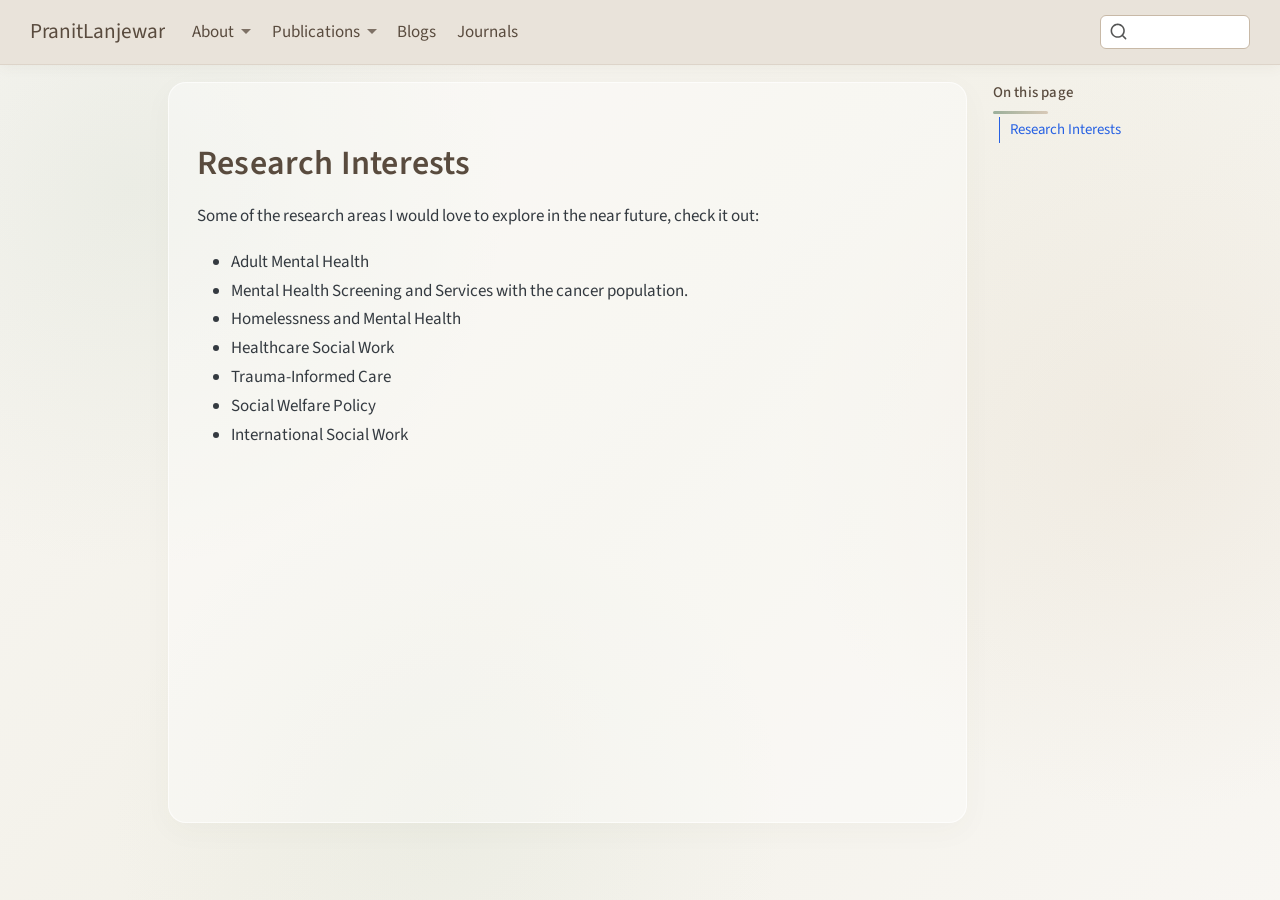
<file: docs/research.html>
<!DOCTYPE html>
<html xmlns="http://www.w3.org/1999/xhtml" lang="en" xml:lang="en"><head>

<meta charset="utf-8">
<meta name="generator" content="quarto-1.10.18">

<meta name="viewport" content="width=device-width, initial-scale=1.0, user-scalable=yes">


<title>research – PranitLanjewar</title>
<style>
/* Default styles provided by pandoc.
** See https://pandoc.org/MANUAL.html#variables-for-html for config info.
*/
span.smallcaps{font-variant: small-caps;}
div.columns{display: flex; gap: 1.5em;}
div.column{flex: auto;}
@media screen {
div.columns{gap: min(4vw, 1.5em);}
div.column{overflow-x: auto;}
}
div.hanging-indent{margin-left: 1.5em; text-indent: -1.5em;}
ul.task-list{list-style: none;}
ul.task-list li input[type="checkbox"] {
  width: 0.8em;
  margin: 0 0.8em 0.2em -1em; /* quarto-specific, see https://github.com/quarto-dev/quarto-cli/issues/4556 */ 
  vertical-align: middle;
}
</style>


<script src="site_libs/quarto-nav/quarto-nav.js"></script>
<script src="site_libs/quarto-nav/headroom.min.js"></script>
<script src="site_libs/clipboard/clipboard.min.js"></script>
<script src="site_libs/quarto-search/autocomplete.umd.js"></script>
<script src="site_libs/quarto-search/fuse.min.js"></script>
<script src="site_libs/quarto-search/quarto-search.js"></script>
<meta name="quarto:offset" content="./">
<script src="site_libs/quarto-html/quarto.js" type="module"></script>
<script src="site_libs/quarto-html/tabsets/tabsets.js" type="module"></script>
<script src="site_libs/quarto-html/popper.min.js"></script>
<script src="site_libs/quarto-html/tippy.umd.min.js"></script>
<script src="site_libs/quarto-html/anchor.min.js"></script>
<link href="site_libs/quarto-html/tippy.css" rel="stylesheet">
<link href="site_libs/quarto-html/quarto-syntax-highlighting-64a204ab8560d761af7679ceaba22944.css" rel="stylesheet" id="quarto-text-highlighting-styles">
<script src="site_libs/bootstrap/bootstrap.min.js"></script>
<link href="site_libs/bootstrap/bootstrap-icons.css" rel="stylesheet">
<link href="site_libs/bootstrap/bootstrap-172ba59bd5e0b52282274ba0c0cc16fc.min.css" rel="stylesheet" append-hash="true" id="quarto-bootstrap" data-mode="light">
<script id="quarto-search-options" type="application/json">{
  "location": "navbar",
  "copy-button": false,
  "collapse-after": 3,
  "panel-placement": "end",
  "type": "overlay",
  "limit": 50,
  "keyboard-shortcut": [
    "f",
    "/",
    "s"
  ],
  "language": {
    "search-no-results-text": "No results",
    "search-matching-documents-text": "matching documents",
    "search-copy-link-title": "Copy link to search",
    "search-hide-matches-text": "Hide additional matches",
    "search-more-match-text": "more match in this document",
    "search-more-matches-text": "more matches in this document",
    "search-clear-button-title": "Clear",
    "search-text-placeholder": "",
    "search-detached-cancel-button-title": "Cancel",
    "search-submit-button-title": "Submit",
    "search-label": "Search"
  }
}</script>


<link rel="stylesheet" href="styles.css">
</head>

<body class="nav-fixed quarto-light">

<div id="quarto-search-results"></div>
  <header id="quarto-header" class="headroom fixed-top">
    <nav class="navbar navbar-expand-lg " data-bs-theme="dark">
      <div class="navbar-container container-fluid">
      <div class="navbar-brand-container mx-auto">
    <a class="navbar-brand" href="./index.html">
    <span class="navbar-title">PranitLanjewar</span>
    </a>
  </div>
            <div id="quarto-search" class="" title="Search"></div>
          <button class="navbar-toggler" type="button" data-bs-toggle="collapse" data-bs-target="#navbarCollapse" aria-controls="navbarCollapse" role="menu" aria-expanded="false" aria-label="Toggle navigation" onclick="if (window.quartoToggleHeadroom) { window.quartoToggleHeadroom(); }">
  <span class="navbar-toggler-icon"></span>
</button>
          <div class="collapse navbar-collapse" id="navbarCollapse">
            <ul class="navbar-nav navbar-nav-scroll me-auto">
  <li class="nav-item dropdown ">
    <a class="nav-link dropdown-toggle" href="#" id="nav-menu-about" role="link" data-bs-toggle="dropdown" aria-expanded="false">
 <span class="menu-text">About</span>
    </a>
    <ul class="dropdown-menu" aria-labelledby="nav-menu-about">    
        <li>
    <a class="dropdown-item" href="./education.html">
 <span class="dropdown-text">Education and Credentials</span></a>
  </li>  
        <li>
    <a class="dropdown-item" href="./Pranit_Lanjewar_CV.pdf.pdf">
 <span class="dropdown-text">Download my CV</span></a>
  </li>  
        <li>
    <a class="dropdown-item" href="mailto:p.msw24@email.com">
 <span class="dropdown-text">Contact</span></a>
  </li>  
    </ul>
  </li>
  <li class="nav-item dropdown ">
    <a class="nav-link dropdown-toggle" href="#" id="nav-menu-publications" role="link" data-bs-toggle="dropdown" aria-expanded="false">
 <span class="menu-text">Publications</span>
    </a>
    <ul class="dropdown-menu" aria-labelledby="nav-menu-publications">    
        <li>
    <a class="dropdown-item" href="./publications.html">
 <span class="dropdown-text">All Publications</span></a>
  </li>  
        <li>
    <a class="dropdown-item" href="./research.html">
 <span class="dropdown-text">Research Interests</span></a>
  </li>  
    </ul>
  </li>
  <li class="nav-item">
    <a class="nav-link" href="./blog.html"> 
<span class="menu-text">Blogs</span></a>
  </li>  
  <li class="nav-item">
    <a class="nav-link" href="./Journals.html"> 
<span class="menu-text">Journals</span></a>
  </li>  
</ul>
          </div> <!-- /navcollapse -->
            <div class="quarto-navbar-tools">
</div>
      </div> <!-- /container-fluid -->
    </nav>
</header>
<!-- content -->
<div id="quarto-content" class="quarto-container page-columns page-rows-contents page-layout-article page-navbar">
<!-- sidebar -->
<!-- margin-sidebar -->
    <div id="quarto-margin-sidebar" class="sidebar margin-sidebar">
        <nav id="TOC" role="doc-toc" class="toc-active">
    <h2 id="toc-title">On this page</h2>
   
  <ul>
  <li><a href="#research-interests" id="toc-research-interests" class="nav-link active" data-scroll-target="#research-interests">Research Interests</a></li>
  </ul>
</nav>
    </div>
<!-- main -->
<main class="content" id="quarto-document-content"><header id="title-block-header" class="quarto-title-block"></header>




<section id="research-interests" class="level1">
<h1>Research Interests</h1>
<p>Some of the research areas I would love to explore in the near future, check it out:</p>
<ul>
<li>Adult Mental Health</li>
<li>Mental Health Screening and Services with the cancer population.</li>
<li>Homelessness and Mental Health</li>
<li>Healthcare Social Work</li>
<li>Trauma-Informed Care</li>
<li>Social Welfare Policy</li>
<li>International Social Work</li>
</ul>


</section>

</main> <!-- /main -->
<script id="quarto-html-after-body" type="application/javascript">
  window.document.addEventListener("DOMContentLoaded", function (event) {
    const icon = "";
    const anchorJS = new window.AnchorJS();
    anchorJS.options = {
      placement: 'right',
      icon: icon
    };
    anchorJS.add('.anchored');
    const isCodeAnnotation = (el) => {
      for (const clz of el.classList) {
        if (clz.startsWith('code-annotation-')) {                     
          return true;
        }
      }
      return false;
    }
    const onCopySuccess = function(e) {
      // button target
      const button = e.trigger;
      // don't keep focus
      button.blur();
      // flash "checked"
      button.classList.add('code-copy-button-checked');
      var currentTitle = button.getAttribute("title");
      button.setAttribute("title", "Copied!");
      let tooltip;
      if (window.bootstrap) {
        button.setAttribute("data-bs-toggle", "tooltip");
        button.setAttribute("data-bs-placement", "left");
        button.setAttribute("data-bs-title", "Copied!");
        tooltip = new bootstrap.Tooltip(button, 
          { trigger: "manual", 
            customClass: "code-copy-button-tooltip",
            offset: [0, -8]});
        tooltip.show();    
      }
      setTimeout(function() {
        if (tooltip) {
          tooltip.hide();
          button.removeAttribute("data-bs-title");
          button.removeAttribute("data-bs-toggle");
          button.removeAttribute("data-bs-placement");
        }
        button.setAttribute("title", currentTitle);
        button.classList.remove('code-copy-button-checked');
      }, 1000);
      // clear code selection
      e.clearSelection();
    }
    const getTextToCopy = function(trigger) {
      const outerScaffold = trigger.parentElement.cloneNode(true);
      const codeEl = outerScaffold.querySelector('code');
      for (const childEl of codeEl.children) {
        if (isCodeAnnotation(childEl)) {
          childEl.remove();
        }
      }
      return codeEl.innerText;
    }
    const clipboard = new window.ClipboardJS('.code-copy-button:not([data-in-quarto-modal])', {
      text: getTextToCopy
    });
    clipboard.on('success', onCopySuccess);
    if (window.document.getElementById('quarto-embedded-source-code-modal')) {
      const clipboardModal = new window.ClipboardJS('.code-copy-button[data-in-quarto-modal]', {
        text: getTextToCopy,
        container: window.document.getElementById('quarto-embedded-source-code-modal')
      });
      clipboardModal.on('success', onCopySuccess);
    }
      var localhostRegex = new RegExp(/^(?:http|https):\/\/localhost\:?[0-9]*\//);
      var mailtoRegex = new RegExp(/^mailto:/);
        var filterRegex = new RegExp('/' + window.location.host + '/');
      var isInternal = (href) => {
          return filterRegex.test(href) || localhostRegex.test(href) || mailtoRegex.test(href);
      }
      // Inspect non-navigation links and adorn them if external
     var links = window.document.querySelectorAll('a[href]:not(.nav-link):not(.navbar-brand):not(.toc-action):not(.sidebar-link):not(.sidebar-item-toggle):not(.pagination-link):not(.no-external):not([aria-hidden]):not(.dropdown-item):not(.quarto-navigation-tool):not(.about-link)');
      for (var i=0; i<links.length; i++) {
        const link = links[i];
        if (!isInternal(link.href)) {
          // undo the damage that might have been done by quarto-nav.js in the case of
          // links that we want to consider external
          if (link.dataset.originalHref !== undefined) {
            link.href = link.dataset.originalHref;
          }
        }
      }
    function tippyHover(el, contentFn, onTriggerFn, onUntriggerFn) {
      const config = {
        allowHTML: true,
        maxWidth: 500,
        delay: 100,
        arrow: false,
        appendTo: function(el) {
            return el.parentElement;
        },
        interactive: true,
        interactiveBorder: 10,
        theme: 'quarto',
        placement: 'bottom-start',
      };
      if (contentFn) {
        config.content = contentFn;
      }
      if (onTriggerFn) {
        config.onTrigger = onTriggerFn;
      }
      if (onUntriggerFn) {
        config.onUntrigger = onUntriggerFn;
      }
      window.tippy(el, config); 
    }
    const noterefs = window.document.querySelectorAll('a[role="doc-noteref"]');
    for (var i=0; i<noterefs.length; i++) {
      const ref = noterefs[i];
      tippyHover(ref, function() {
        // use id or data attribute instead here
        let href = ref.getAttribute('data-footnote-href') || ref.getAttribute('href');
        try { href = new URL(href).hash; } catch {}
        const id = href.replace(/^#\/?/, "");
        const note = window.document.getElementById(id);
        if (note) {
          return note.innerHTML;
        } else {
          return "";
        }
      });
    }
    const xrefs = window.document.querySelectorAll('a.quarto-xref');
    const processXRef = (id, note) => {
      // Strip column container classes
      const stripColumnClz = (el) => {
        el.classList.remove("page-full", "page-columns");
        if (el.children) {
          for (const child of el.children) {
            stripColumnClz(child);
          }
        }
      }
      stripColumnClz(note)
      if (id === null || id.startsWith('sec-')) {
        // Special case sections, only their first couple elements
        const container = document.createElement("div");
        if (note.children && note.children.length > 2) {
          container.appendChild(note.children[0].cloneNode(true));
          for (let i = 1; i < note.children.length; i++) {
            const child = note.children[i];
            if (child.tagName === "P" && child.innerText === "") {
              continue;
            } else {
              container.appendChild(child.cloneNode(true));
              break;
            }
          }
          if (window.Quarto?.typesetMath) {
            window.Quarto.typesetMath(container);
          }
          return container.innerHTML
        } else {
          if (window.Quarto?.typesetMath) {
            window.Quarto.typesetMath(note);
          }
          return note.innerHTML;
        }
      } else {
        // Remove any anchor links if they are present
        const anchorLink = note.querySelector('a.anchorjs-link');
        if (anchorLink) {
          anchorLink.remove();
        }
        if (window.Quarto?.typesetMath) {
          window.Quarto.typesetMath(note);
        }
        if (note.classList.contains("callout")) {
          return note.outerHTML;
        } else {
          return note.innerHTML;
        }
      }
    }
    for (var i=0; i<xrefs.length; i++) {
      const xref = xrefs[i];
      tippyHover(xref, undefined, function(instance) {
        instance.disable();
        let url = xref.getAttribute('href');
        let hash = undefined; 
        if (url.startsWith('#')) {
          hash = url;
        } else {
          try { hash = new URL(url).hash; } catch {}
        }
        if (hash) {
          const id = hash.replace(/^#\/?/, "");
          const note = window.document.getElementById(id);
          if (note !== null) {
            try {
              const html = processXRef(id, note.cloneNode(true));
              instance.setContent(html);
            } finally {
              instance.enable();
              instance.show();
            }
          } else {
            // See if we can fetch this
            fetch(url.split('#')[0])
            .then(res => res.text())
            .then(html => {
              const parser = new DOMParser();
              const htmlDoc = parser.parseFromString(html, "text/html");
              const note = htmlDoc.getElementById(id);
              if (note !== null) {
                const html = processXRef(id, note);
                instance.setContent(html);
              } 
            }).finally(() => {
              instance.enable();
              instance.show();
            });
          }
        } else {
          // See if we can fetch a full url (with no hash to target)
          // This is a special case and we should probably do some content thinning / targeting
          fetch(url)
          .then(res => res.text())
          .then(html => {
            const parser = new DOMParser();
            const htmlDoc = parser.parseFromString(html, "text/html");
            const note = htmlDoc.querySelector('main.content');
            if (note !== null) {
              // This should only happen for chapter cross references
              // (since there is no id in the URL)
              // remove the first header
              if (note.children.length > 0 && note.children[0].tagName === "HEADER") {
                note.children[0].remove();
              }
              const html = processXRef(null, note);
              instance.setContent(html);
            } 
          }).finally(() => {
            instance.enable();
            instance.show();
          });
        }
      }, function(instance) {
      });
    }
        let selectedAnnoteEl;
        const selectorForAnnotation = ( cell, annotation) => {
          let cellAttr = 'data-code-cell="' + cell + '"';
          let lineAttr = 'data-code-annotation="' +  annotation + '"';
          const selector = 'span[' + cellAttr + '][' + lineAttr + ']';
          return selector;
        }
        const selectCodeLines = (annoteEl) => {
          const doc = window.document;
          const targetCell = annoteEl.getAttribute("data-target-cell");
          const targetAnnotation = annoteEl.getAttribute("data-target-annotation");
          const annoteSpan = window.document.querySelector(selectorForAnnotation(targetCell, targetAnnotation));
          const lines = annoteSpan.getAttribute("data-code-lines").split(",");
          const lineIds = lines.map((line) => {
            return targetCell + "-" + line;
          })
          let top = null;
          let height = null;
          let parent = null;
          if (lineIds.length > 0) {
              //compute the position of the single el (top and bottom and make a div)
              const el = window.document.getElementById(lineIds[0]);
              top = el.offsetTop;
              height = el.offsetHeight;
              parent = el.parentElement.parentElement;
            if (lineIds.length > 1) {
              const lastEl = window.document.getElementById(lineIds[lineIds.length - 1]);
              const bottom = lastEl.offsetTop + lastEl.offsetHeight;
              height = bottom - top;
            }
            if (top !== null && height !== null && parent !== null) {
              // cook up a div (if necessary) and position it 
              let div = window.document.getElementById("code-annotation-line-highlight");
              if (div === null) {
                div = window.document.createElement("div");
                div.setAttribute("id", "code-annotation-line-highlight");
                div.style.position = 'absolute';
                parent.appendChild(div);
              }
              div.style.top = top - 2 + "px";
              div.style.height = height + 4 + "px";
              div.style.left = 0;
              let gutterDiv = window.document.getElementById("code-annotation-line-highlight-gutter");
              if (gutterDiv === null) {
                gutterDiv = window.document.createElement("div");
                gutterDiv.setAttribute("id", "code-annotation-line-highlight-gutter");
                gutterDiv.style.position = 'absolute';
                const codeCell = window.document.getElementById(targetCell);
                const gutter = codeCell.querySelector('.code-annotation-gutter');
                gutter.appendChild(gutterDiv);
              }
              gutterDiv.style.top = top - 2 + "px";
              gutterDiv.style.height = height + 4 + "px";
            }
            selectedAnnoteEl = annoteEl;
          }
        };
        const unselectCodeLines = () => {
          const elementsIds = ["code-annotation-line-highlight", "code-annotation-line-highlight-gutter"];
          elementsIds.forEach((elId) => {
            const div = window.document.getElementById(elId);
            if (div) {
              div.remove();
            }
          });
          selectedAnnoteEl = undefined;
        };
          // Handle positioning of the toggle
      window.addEventListener(
        "resize",
        throttle(() => {
          elRect = undefined;
          if (selectedAnnoteEl) {
            selectCodeLines(selectedAnnoteEl);
          }
        }, 10)
      );
      function throttle(fn, ms) {
      let throttle = false;
      let timer;
        return (...args) => {
          if(!throttle) { // first call gets through
              fn.apply(this, args);
              throttle = true;
          } else { // all the others get throttled
              if(timer) clearTimeout(timer); // cancel #2
              timer = setTimeout(() => {
                fn.apply(this, args);
                timer = throttle = false;
              }, ms);
          }
        };
      }
        // Attach click handler to the DT
        const annoteDls = window.document.querySelectorAll('dt[data-target-cell]');
        for (const annoteDlNode of annoteDls) {
          annoteDlNode.addEventListener('click', (event) => {
            const clickedEl = event.target;
            if (clickedEl !== selectedAnnoteEl) {
              unselectCodeLines();
              const activeEl = window.document.querySelector('dt[data-target-cell].code-annotation-active');
              if (activeEl) {
                activeEl.classList.remove('code-annotation-active');
              }
              selectCodeLines(clickedEl);
              clickedEl.classList.add('code-annotation-active');
            } else {
              // Unselect the line
              unselectCodeLines();
              clickedEl.classList.remove('code-annotation-active');
            }
          });
        }
    const findCites = (el) => {
      const parentEl = el.parentElement;
      if (parentEl) {
        const cites = parentEl.dataset.cites;
        if (cites) {
          return {
            el,
            cites: cites.split(' ')
          };
        } else {
          return findCites(el.parentElement)
        }
      } else {
        return undefined;
      }
    };
    var bibliorefs = window.document.querySelectorAll('a[role="doc-biblioref"]');
    for (var i=0; i<bibliorefs.length; i++) {
      const ref = bibliorefs[i];
      const citeInfo = findCites(ref);
      if (citeInfo) {
        tippyHover(citeInfo.el, function() {
          var popup = window.document.createElement('div');
          citeInfo.cites.forEach(function(cite) {
            var citeDiv = window.document.createElement('div');
            citeDiv.classList.add('hanging-indent');
            citeDiv.classList.add('csl-entry');
            var biblioDiv = window.document.getElementById('ref-' + cite);
            if (biblioDiv) {
              citeDiv.innerHTML = biblioDiv.innerHTML;
            }
            popup.appendChild(citeDiv);
          });
          return popup.innerHTML;
        });
      }
    }
  });
  </script>
</div> <!-- /content -->




</body></html>
</file>
<file: site_libs/quarto-html/tippy.css>
.tippy-box[data-animation=fade][data-state=hidden]{opacity:0}[data-tippy-root]{max-width:calc(100vw - 10px)}.tippy-box{position:relative;background-color:#333;color:#fff;border-radius:4px;font-size:14px;line-height:1.4;white-space:normal;outline:0;transition-property:transform,visibility,opacity}.tippy-box[data-placement^=top]>.tippy-arrow{bottom:0}.tippy-box[data-placement^=top]>.tippy-arrow:before{bottom:-7px;left:0;border-width:8px 8px 0;border-top-color:initial;transform-origin:center top}.tippy-box[data-placement^=bottom]>.tippy-arrow{top:0}.tippy-box[data-placement^=bottom]>.tippy-arrow:before{top:-7px;left:0;border-width:0 8px 8px;border-bottom-color:initial;transform-origin:center bottom}.tippy-box[data-placement^=left]>.tippy-arrow{right:0}.tippy-box[data-placement^=left]>.tippy-arrow:before{border-width:8px 0 8px 8px;border-left-color:initial;right:-7px;transform-origin:center left}.tippy-box[data-placement^=right]>.tippy-arrow{left:0}.tippy-box[data-placement^=right]>.tippy-arrow:before{left:-7px;border-width:8px 8px 8px 0;border-right-color:initial;transform-origin:center right}.tippy-box[data-inertia][data-state=visible]{transition-timing-function:cubic-bezier(.54,1.5,.38,1.11)}.tippy-arrow{width:16px;height:16px;color:#333}.tippy-arrow:before{content:"";position:absolute;border-color:transparent;border-style:solid}.tippy-content{position:relative;padding:5px 9px;z-index:1}
</file>
<file: site_libs/quarto-html/quarto-syntax-highlighting-64a204ab8560d761af7679ceaba22944.css>
/* quarto syntax highlight colors */
:root {
  --quarto-hl-ot-color: #003B4F;
  --quarto-hl-at-color: #657422;
  --quarto-hl-ss-color: #20794D;
  --quarto-hl-an-color: #5E5E5E;
  --quarto-hl-fu-color: #4758AB;
  --quarto-hl-st-color: #20794D;
  --quarto-hl-cf-color: #003B4F;
  --quarto-hl-op-color: #5E5E5E;
  --quarto-hl-er-color: #AD0000;
  --quarto-hl-bn-color: #AD0000;
  --quarto-hl-al-color: #AD0000;
  --quarto-hl-va-color: #111111;
  --quarto-hl-bu-color: inherit;
  --quarto-hl-ex-color: inherit;
  --quarto-hl-pp-color: #AD0000;
  --quarto-hl-in-color: #5E5E5E;
  --quarto-hl-vs-color: #20794D;
  --quarto-hl-wa-color: #5E5E5E;
  --quarto-hl-do-color: #5E5E5E;
  --quarto-hl-im-color: #00769E;
  --quarto-hl-ch-color: #20794D;
  --quarto-hl-dt-color: #AD0000;
  --quarto-hl-fl-color: #AD0000;
  --quarto-hl-co-color: #5E5E5E;
  --quarto-hl-cv-color: #5E5E5E;
  --quarto-hl-cn-color: #8f5902;
  --quarto-hl-sc-color: #5E5E5E;
  --quarto-hl-dv-color: #AD0000;
  --quarto-hl-kw-color: #003B4F;
}

/* other quarto variables */
:root {
  --quarto-font-monospace: SFMono-Regular, Menlo, Monaco, Consolas, "Liberation Mono", "Courier New", monospace;
}

/* syntax highlight based on Pandoc's rules */
pre > code.sourceCode > span {
  color: #003B4F;
}

code.sourceCode > span {
  color: #003B4F;
}

div.sourceCode,
div.sourceCode pre.sourceCode {
  color: #003B4F;
}

/* Normal */
code span {
  color: #003B4F;
}

/* Alert */
code span.al {
  color: #AD0000;
  font-style: inherit;
}

/* Annotation */
code span.an {
  color: #5E5E5E;
  font-style: inherit;
}

/* Attribute */
code span.at {
  color: #657422;
  font-style: inherit;
}

/* BaseN */
code span.bn {
  color: #AD0000;
  font-style: inherit;
}

/* BuiltIn */
code span.bu {
  font-style: inherit;
}

/* ControlFlow */
code span.cf {
  color: #003B4F;
  font-weight: bold;
  font-style: inherit;
}

/* Char */
code span.ch {
  color: #20794D;
  font-style: inherit;
}

/* Constant */
code span.cn {
  color: #8f5902;
  font-style: inherit;
}

/* Comment */
code span.co {
  color: #5E5E5E;
  font-style: inherit;
}

/* CommentVar */
code span.cv {
  color: #5E5E5E;
  font-style: italic;
}

/* Documentation */
code span.do {
  color: #5E5E5E;
  font-style: italic;
}

/* DataType */
code span.dt {
  color: #AD0000;
  font-style: inherit;
}

/* DecVal */
code span.dv {
  color: #AD0000;
  font-style: inherit;
}

/* Error */
code span.er {
  color: #AD0000;
  font-style: inherit;
}

/* Extension */
code span.ex {
  font-style: inherit;
}

/* Float */
code span.fl {
  color: #AD0000;
  font-style: inherit;
}

/* Function */
code span.fu {
  color: #4758AB;
  font-style: inherit;
}

/* Import */
code span.im {
  color: #00769E;
  font-style: inherit;
}

/* Information */
code span.in {
  color: #5E5E5E;
  font-style: inherit;
}

/* Keyword */
code span.kw {
  color: #003B4F;
  font-weight: bold;
  font-style: inherit;
}

/* Operator */
code span.op {
  color: #5E5E5E;
  font-style: inherit;
}

/* Other */
code span.ot {
  color: #003B4F;
  font-style: inherit;
}

/* Preprocessor */
code span.pp {
  color: #AD0000;
  font-style: inherit;
}

/* SpecialChar */
code span.sc {
  color: #5E5E5E;
  font-style: inherit;
}

/* SpecialString */
code span.ss {
  color: #20794D;
  font-style: inherit;
}

/* String */
code span.st {
  color: #20794D;
  font-style: inherit;
}

/* Variable */
code span.va {
  color: #111111;
  font-style: inherit;
}

/* VerbatimString */
code span.vs {
  color: #20794D;
  font-style: inherit;
}

/* Warning */
code span.wa {
  color: #5E5E5E;
  font-style: italic;
}

.prevent-inlining {
  content: "</";
}

/*# sourceMappingURL=9d8d5bb603a83b8298b89080a598c93b.css.map */
</file>
<file: styles.css>
/* css styles */

/* ==============================
   PORTFOLIO WEBSITE STYLING
   ============================== */

body {
  font-size: 17px;
  line-height: 1.7;
  background-color: #F8F6F2 !important;
  position: relative;
}

h1, h2, h3 {
  font-weight: 600;
  color: #594B3E;
  letter-spacing: 0.2px;
}

/* Bigger circular profile image */
.about-image {
  width: 200px !important;
  height: 200px !important;
  border-radius: 50% !important;
  object-fit: cover !important;
  border: 4px solid rgba(255, 255, 255, 0.85);
  box-shadow: 0 5px 20px rgba(89, 75, 62, 0.12);
}

/* Smaller profile name */
.about-entity .about-title {
  font-size: 10px !important;
  line-height: 1.2 !important;
}

/* Smaller profile subtitle */
.about-entity .about-subtitle {
  font-size: 9px !important;
}

a {
  text-decoration: none;
  color: #806B58;
  transition: color 0.25s ease;
}

a:hover {
  text-decoration: underline;
  color: #78917D !important;
}


/* ==============================
   WEBSITE BACKGROUND
   THERAPEUTIC DESIGN
   ============================== */

body,
#quarto-content {
  background:
    radial-gradient(
      circle at 10% 15%,
      rgba(174, 193, 170, 0.16) 0%,
      transparent 28%
    ),
    radial-gradient(
      circle at 90% 45%,
      rgba(215, 196, 171, 0.18) 0%,
      transparent 30%
    ),
    radial-gradient(
      circle at 35% 90%,
      rgba(190, 205, 185, 0.14) 0%,
      transparent 30%
    ),
    linear-gradient(
      135deg,
      #F8F6F2 0%,
      #F3F1E9 50%,
      #F8F6F2 100%
    ) !important;
}

main {
  background: transparent !important;
}

/* Glass-style main content */
main.content {
  background: rgba(255, 255, 255, 0.38) !important;
  border: 1px solid rgba(255, 255, 255, 0.65);
  border-radius: 18px;
  padding: 28px !important;
  box-shadow: 0 8px 30px rgba(89, 75, 62, 0.035);
  transition: all 0.3s ease;
}

/* First decorative blurred circle */
body::before {
  content: "";
  position: fixed;
  top: 180px;
  right: -100px;
  width: 320px;
  height: 320px;
  background: #DCE5D9;
  border-radius: 50%;
  opacity: 0.20;
  filter: blur(25px);
  pointer-events: none;
  z-index: 0;
}

/* Second decorative blurred circle */
body::after {
  content: "";
  position: fixed;
  bottom: 40px;
  left: -120px;
  width: 280px;
  height: 280px;
  background: #DDD4C9;
  border-radius: 50%;
  opacity: 0.20;
  filter: blur(25px);
  pointer-events: none;
  z-index: 0;
}

/* Keep website content above background shapes */
#quarto-content,
.navbar {
  position: relative;
  z-index: 1;
}


/* ==============================
   SOFT CONTENT DESIGN
   ============================== */

/* Elegant section headings */
h2 {
  position: relative;
  padding-bottom: 10px;
  border-bottom: none !important;
}

/* Sage and beige accent line */
h2::after {
  content: "";
  display: block;
  width: 55px;
  height: 3px;
  margin-top: 9px;
  background: linear-gradient(
    90deg,
    #9BAF9A,
    #D8C9B7
  );
  border-radius: 10px;
}

/* Publication and content cards */
.quarto-listing .card {
  background: rgba(255, 255, 255, 0.58) !important;
  backdrop-filter: blur(8px);
  -webkit-backdrop-filter: blur(8px);
  border: 1px solid rgba(210, 200, 185, 0.4) !important;
  border-radius: 16px !important;
  box-shadow: 0 5px 20px rgba(89, 75, 62, 0.045);
  transition: transform 0.3s ease, box-shadow 0.3s ease;
}

.quarto-listing .card:hover {
  transform: translateY(-4px);
  box-shadow: 0 10px 25px rgba(89, 75, 62, 0.10);
}

/* Elegant buttons */
.btn {
  border-radius: 8px !important;
  transition: all 0.25s ease;
}

.btn:hover {
  transform: translateY(-2px);
}

/* Highlight important text */
strong {
  color: #665747;
}

/* Refined horizontal dividers */
hr {
  border: 0;
  height: 1px;
  background: linear-gradient(
    90deg,
    transparent,
    #CFC4B5,
    transparent
  );
  opacity: 0.7;
  margin: 30px 0;
}

/* Gentle image styling */
img:not(.about-image) {
  border-radius: 8px;
}


/* ==============================
   TOP NAVIGATION PANEL
   ============================== */

.navbar {
  background-color: #E9E3DA !important;
  border-bottom: 1px solid #DDD4C9 !important;
  box-shadow: 0 3px 12px rgba(89, 75, 62, 0.05);
}

.navbar .nav-link,
.navbar .navbar-brand {
  color: #594B3E !important;
}

.navbar .nav-link:hover {
  color: #806B58 !important;
}

/* Dropdown menu */
.navbar .dropdown-menu {
  background-color: #F8F6F2 !important;
  border: 1px solid #DDD4C9 !important;
}

.navbar .dropdown-item {
  color: #594B3E !important;
}

.navbar .dropdown-item:hover {
  background-color: #E9E3DA !important;
  color: #806B58 !important;
}


/* ==============================
   READER MODE TOGGLE
   ============================== */

#reader-mode-toggle {
  display: flex !important;
  align-items: center !important;
  justify-content: center !important;
  width: 34px !important;
  height: 34px !important;
  min-width: 34px !important;
  border: 1px solid #DDD4C9 !important;
  border-radius: 6px !important;
  background: #FFFFFF !important;
  color: #806B58 !important;
  cursor: pointer !important;
  margin-right: 8px !important;
  padding: 0 !important;
  transition: all 0.2s ease;
}

#reader-mode-toggle svg {
  width: 19px !important;
  height: 19px !important;
}

#reader-mode-toggle:hover {
  background: #E9E3DA !important;
  border-color: #806B58 !important;
  color: #695642 !important;
}

#reader-mode-toggle[aria-pressed="true"] {
  background: #E9E3DA !important;
  border-color: #806B58 !important;
  color: #695642 !important;
}


/* ==============================
   READER MODE APPEARANCE
   ============================== */

body.reader-mode {
  background: #F8F6F2 !important;
  color: #333333 !important;
}

body.reader-mode .page-columns {
  max-width: 850px !important;
}

body.reader-mode main {
  font-size: 19px !important;
  line-height: 1.9 !important;
}

body.reader-mode p {
  line-height: 1.9 !important;
}


/* ==============================
   CUSTOM SEARCH BAR
   ============================== */

#quarto-search {
  max-width: 150px !important;
  min-width: 150px !important;
  width: 150px !important;
  overflow: visible !important;
  flex-shrink: 1 !important;
}

#quarto-search .aa-DetachedSearchButton {
  box-sizing: border-box !important;
  display: flex !important;
  flex-direction: row !important;
  align-items: center !important;
  justify-content: flex-start !important;
  background-color: #FFFFFF !important;
  border: 1.5px solid #C8B9A7 !important;
  border-radius: 6px !important;
  height: 34px !important;
  min-height: 34px !important;
  min-width: 150px !important;
  width: 150px !important;
  max-width: 100% !important;
  padding: 0 8px !important;
  gap: 7px !important;
  box-shadow: none !important;
  overflow: hidden !important;
}

#quarto-search .aa-DetachedSearchButtonIcon {
  display: flex !important;
  align-items: center !important;
  justify-content: center !important;
  position: relative !important;
  top: 0 !important;
  margin: 0 !important;
  padding: 0 !important;
  color: #806B58 !important;
  width: 19px !important;
  height: 19px !important;
  min-width: 19px !important;
  min-height: 19px !important;
  max-width: 19px !important;
  max-height: 19px !important;
  flex: 0 0 19px !important;
}

#quarto-search .aa-DetachedSearchButtonIcon svg {
  display: block !important;
  width: 19px !important;
  height: 19px !important;
  margin: 0 !important;
  vertical-align: middle !important;
}

#quarto-search .aa-DetachedSearchButtonPlaceholder {
  display: flex !important;
  align-items: center !important;
  color: #777777 !important;
  font-size: 12px !important;
  line-height: 1 !important;
  overflow: hidden !important;
  white-space: nowrap !important;
  text-overflow: ellipsis !important;
}

.aa-DetachedSearchButton:hover {
  border-color: #806B58 !important;
}

.aa-Panel {
  border-radius: 8px !important;
}

.aa-Input {
  font-size: 14px !important;
}


/* ==============================
   GENTLE SELECTION COLOR
   ============================== */

::selection {
  background: #DCE5D9;
  color: #594B3E;
}


/* ==============================
   SMOOTH SCROLLING
   ============================== */

html {
  scroll-behavior: smooth;
}


/* ==============================
   RESPONSIVE DESIGN
   ============================== */

@media (max-width: 768px) {

  .about-image {
    width: 200px !important;
    height: 200px !important;
  }

  .about-entity .about-title {
    font-size: 10px !important;
  }

  .about-entity .about-subtitle {
    font-size: 9px !important;
  }

  main.content {
    padding: 16px !important;
    border-radius: 12px;
  }

  h2::after {
    width: 40px;
  }

  #quarto-search {
    max-width: 130px !important;
    min-width: 130px !important;
    width: 130px !important;
  }

  #quarto-search .aa-DetachedSearchButton {
    width: 130px !important;
    min-width: 130px !important;
  }

  #reader-mode-toggle {
    width: 30px !important;
    height: 34px !important;
    min-width: 30px !important;
  }
}


/* ==============================
   ACCESSIBILITY
   ============================== */

@media (prefers-reduced-motion: reduce) {
  *,
  *::before,
  *::after {
    scroll-behavior: auto !important;
    transition: none !important;
    animation: none !important;
  }
}

/* ==============================
   CENTERED BLOG IMAGE CAPTIONS
   ============================== */

/* Center image figures */
.quarto-figure {
  text-align: center !important;
}

/* Center image captions */
figure figcaption,
.figure-caption {
  text-align: center !important;
  width: 100% !important;
  margin-left: auto !important;
  margin-right: auto !important;
}
</file>
<file: docs/site_libs/quarto-html/tippy.css>
.tippy-box[data-animation=fade][data-state=hidden]{opacity:0}[data-tippy-root]{max-width:calc(100vw - 10px)}.tippy-box{position:relative;background-color:#333;color:#fff;border-radius:4px;font-size:14px;line-height:1.4;white-space:normal;outline:0;transition-property:transform,visibility,opacity}.tippy-box[data-placement^=top]>.tippy-arrow{bottom:0}.tippy-box[data-placement^=top]>.tippy-arrow:before{bottom:-7px;left:0;border-width:8px 8px 0;border-top-color:initial;transform-origin:center top}.tippy-box[data-placement^=bottom]>.tippy-arrow{top:0}.tippy-box[data-placement^=bottom]>.tippy-arrow:before{top:-7px;left:0;border-width:0 8px 8px;border-bottom-color:initial;transform-origin:center bottom}.tippy-box[data-placement^=left]>.tippy-arrow{right:0}.tippy-box[data-placement^=left]>.tippy-arrow:before{border-width:8px 0 8px 8px;border-left-color:initial;right:-7px;transform-origin:center left}.tippy-box[data-placement^=right]>.tippy-arrow{left:0}.tippy-box[data-placement^=right]>.tippy-arrow:before{left:-7px;border-width:8px 8px 8px 0;border-right-color:initial;transform-origin:center right}.tippy-box[data-inertia][data-state=visible]{transition-timing-function:cubic-bezier(.54,1.5,.38,1.11)}.tippy-arrow{width:16px;height:16px;color:#333}.tippy-arrow:before{content:"";position:absolute;border-color:transparent;border-style:solid}.tippy-content{position:relative;padding:5px 9px;z-index:1}
</file>
<file: docs/site_libs/quarto-html/quarto-syntax-highlighting-64a204ab8560d761af7679ceaba22944.css>
/* quarto syntax highlight colors */
:root {
  --quarto-hl-ot-color: #003B4F;
  --quarto-hl-at-color: #657422;
  --quarto-hl-ss-color: #20794D;
  --quarto-hl-an-color: #5E5E5E;
  --quarto-hl-fu-color: #4758AB;
  --quarto-hl-st-color: #20794D;
  --quarto-hl-cf-color: #003B4F;
  --quarto-hl-op-color: #5E5E5E;
  --quarto-hl-er-color: #AD0000;
  --quarto-hl-bn-color: #AD0000;
  --quarto-hl-al-color: #AD0000;
  --quarto-hl-va-color: #111111;
  --quarto-hl-bu-color: inherit;
  --quarto-hl-ex-color: inherit;
  --quarto-hl-pp-color: #AD0000;
  --quarto-hl-in-color: #5E5E5E;
  --quarto-hl-vs-color: #20794D;
  --quarto-hl-wa-color: #5E5E5E;
  --quarto-hl-do-color: #5E5E5E;
  --quarto-hl-im-color: #00769E;
  --quarto-hl-ch-color: #20794D;
  --quarto-hl-dt-color: #AD0000;
  --quarto-hl-fl-color: #AD0000;
  --quarto-hl-co-color: #5E5E5E;
  --quarto-hl-cv-color: #5E5E5E;
  --quarto-hl-cn-color: #8f5902;
  --quarto-hl-sc-color: #5E5E5E;
  --quarto-hl-dv-color: #AD0000;
  --quarto-hl-kw-color: #003B4F;
}

/* other quarto variables */
:root {
  --quarto-font-monospace: SFMono-Regular, Menlo, Monaco, Consolas, "Liberation Mono", "Courier New", monospace;
}

/* syntax highlight based on Pandoc's rules */
pre > code.sourceCode > span {
  color: #003B4F;
}

code.sourceCode > span {
  color: #003B4F;
}

div.sourceCode,
div.sourceCode pre.sourceCode {
  color: #003B4F;
}

/* Normal */
code span {
  color: #003B4F;
}

/* Alert */
code span.al {
  color: #AD0000;
  font-style: inherit;
}

/* Annotation */
code span.an {
  color: #5E5E5E;
  font-style: inherit;
}

/* Attribute */
code span.at {
  color: #657422;
  font-style: inherit;
}

/* BaseN */
code span.bn {
  color: #AD0000;
  font-style: inherit;
}

/* BuiltIn */
code span.bu {
  font-style: inherit;
}

/* ControlFlow */
code span.cf {
  color: #003B4F;
  font-weight: bold;
  font-style: inherit;
}

/* Char */
code span.ch {
  color: #20794D;
  font-style: inherit;
}

/* Constant */
code span.cn {
  color: #8f5902;
  font-style: inherit;
}

/* Comment */
code span.co {
  color: #5E5E5E;
  font-style: inherit;
}

/* CommentVar */
code span.cv {
  color: #5E5E5E;
  font-style: italic;
}

/* Documentation */
code span.do {
  color: #5E5E5E;
  font-style: italic;
}

/* DataType */
code span.dt {
  color: #AD0000;
  font-style: inherit;
}

/* DecVal */
code span.dv {
  color: #AD0000;
  font-style: inherit;
}

/* Error */
code span.er {
  color: #AD0000;
  font-style: inherit;
}

/* Extension */
code span.ex {
  font-style: inherit;
}

/* Float */
code span.fl {
  color: #AD0000;
  font-style: inherit;
}

/* Function */
code span.fu {
  color: #4758AB;
  font-style: inherit;
}

/* Import */
code span.im {
  color: #00769E;
  font-style: inherit;
}

/* Information */
code span.in {
  color: #5E5E5E;
  font-style: inherit;
}

/* Keyword */
code span.kw {
  color: #003B4F;
  font-weight: bold;
  font-style: inherit;
}

/* Operator */
code span.op {
  color: #5E5E5E;
  font-style: inherit;
}

/* Other */
code span.ot {
  color: #003B4F;
  font-style: inherit;
}

/* Preprocessor */
code span.pp {
  color: #AD0000;
  font-style: inherit;
}

/* SpecialChar */
code span.sc {
  color: #5E5E5E;
  font-style: inherit;
}

/* SpecialString */
code span.ss {
  color: #20794D;
  font-style: inherit;
}

/* String */
code span.st {
  color: #20794D;
  font-style: inherit;
}

/* Variable */
code span.va {
  color: #111111;
  font-style: inherit;
}

/* VerbatimString */
code span.vs {
  color: #20794D;
  font-style: inherit;
}

/* Warning */
code span.wa {
  color: #5E5E5E;
  font-style: italic;
}

.prevent-inlining {
  content: "</";
}

/*# sourceMappingURL=9d8d5bb603a83b8298b89080a598c93b.css.map */
</file>
<file: docs/styles.css>
/* css styles */

/* ==============================
   PORTFOLIO WEBSITE STYLING
   ============================== */

body {
  font-size: 17px;
  line-height: 1.7;
  background-color: #F8F6F2 !important;
  position: relative;
}

h1, h2, h3 {
  font-weight: 600;
  color: #594B3E;
  letter-spacing: 0.2px;
}

/* Bigger circular profile image */
.about-image {
  width: 200px !important;
  height: 200px !important;
  border-radius: 50% !important;
  object-fit: cover !important;
  border: 4px solid rgba(255, 255, 255, 0.85);
  box-shadow: 0 5px 20px rgba(89, 75, 62, 0.12);
}

/* Smaller profile name */
.about-entity .about-title {
  font-size: 10px !important;
  line-height: 1.2 !important;
}

/* Smaller profile subtitle */
.about-entity .about-subtitle {
  font-size: 9px !important;
}

a {
  text-decoration: none;
  color: #806B58;
  transition: color 0.25s ease;
}

a:hover {
  text-decoration: underline;
  color: #78917D !important;
}


/* ==============================
   WEBSITE BACKGROUND
   THERAPEUTIC DESIGN
   ============================== */

body,
#quarto-content {
  background:
    radial-gradient(
      circle at 10% 15%,
      rgba(174, 193, 170, 0.16) 0%,
      transparent 28%
    ),
    radial-gradient(
      circle at 90% 45%,
      rgba(215, 196, 171, 0.18) 0%,
      transparent 30%
    ),
    radial-gradient(
      circle at 35% 90%,
      rgba(190, 205, 185, 0.14) 0%,
      transparent 30%
    ),
    linear-gradient(
      135deg,
      #F8F6F2 0%,
      #F3F1E9 50%,
      #F8F6F2 100%
    ) !important;
}

main {
  background: transparent !important;
}

/* Glass-style main content */
main.content {
  background: rgba(255, 255, 255, 0.38) !important;
  border: 1px solid rgba(255, 255, 255, 0.65);
  border-radius: 18px;
  padding: 28px !important;
  box-shadow: 0 8px 30px rgba(89, 75, 62, 0.035);
  transition: all 0.3s ease;
}

/* First decorative blurred circle */
body::before {
  content: "";
  position: fixed;
  top: 180px;
  right: -100px;
  width: 320px;
  height: 320px;
  background: #DCE5D9;
  border-radius: 50%;
  opacity: 0.20;
  filter: blur(25px);
  pointer-events: none;
  z-index: 0;
}

/* Second decorative blurred circle */
body::after {
  content: "";
  position: fixed;
  bottom: 40px;
  left: -120px;
  width: 280px;
  height: 280px;
  background: #DDD4C9;
  border-radius: 50%;
  opacity: 0.20;
  filter: blur(25px);
  pointer-events: none;
  z-index: 0;
}

/* Keep website content above background shapes */
#quarto-content,
.navbar {
  position: relative;
  z-index: 1;
}


/* ==============================
   SOFT CONTENT DESIGN
   ============================== */

/* Elegant section headings */
h2 {
  position: relative;
  padding-bottom: 10px;
  border-bottom: none !important;
}

/* Sage and beige accent line */
h2::after {
  content: "";
  display: block;
  width: 55px;
  height: 3px;
  margin-top: 9px;
  background: linear-gradient(
    90deg,
    #9BAF9A,
    #D8C9B7
  );
  border-radius: 10px;
}

/* Publication and content cards */
.quarto-listing .card {
  background: rgba(255, 255, 255, 0.58) !important;
  backdrop-filter: blur(8px);
  -webkit-backdrop-filter: blur(8px);
  border: 1px solid rgba(210, 200, 185, 0.4) !important;
  border-radius: 16px !important;
  box-shadow: 0 5px 20px rgba(89, 75, 62, 0.045);
  transition: transform 0.3s ease, box-shadow 0.3s ease;
}

.quarto-listing .card:hover {
  transform: translateY(-4px);
  box-shadow: 0 10px 25px rgba(89, 75, 62, 0.10);
}

/* Elegant buttons */
.btn {
  border-radius: 8px !important;
  transition: all 0.25s ease;
}

.btn:hover {
  transform: translateY(-2px);
}

/* Highlight important text */
strong {
  color: #665747;
}

/* Refined horizontal dividers */
hr {
  border: 0;
  height: 1px;
  background: linear-gradient(
    90deg,
    transparent,
    #CFC4B5,
    transparent
  );
  opacity: 0.7;
  margin: 30px 0;
}

/* Gentle image styling */
img:not(.about-image) {
  border-radius: 8px;
}


/* ==============================
   TOP NAVIGATION PANEL
   ============================== */

.navbar {
  background-color: #E9E3DA !important;
  border-bottom: 1px solid #DDD4C9 !important;
  box-shadow: 0 3px 12px rgba(89, 75, 62, 0.05);
}

.navbar .nav-link,
.navbar .navbar-brand {
  color: #594B3E !important;
}

.navbar .nav-link:hover {
  color: #806B58 !important;
}

/* Dropdown menu */
.navbar .dropdown-menu {
  background-color: #F8F6F2 !important;
  border: 1px solid #DDD4C9 !important;
}

.navbar .dropdown-item {
  color: #594B3E !important;
}

.navbar .dropdown-item:hover {
  background-color: #E9E3DA !important;
  color: #806B58 !important;
}


/* ==============================
   READER MODE TOGGLE
   ============================== */

#reader-mode-toggle {
  display: flex !important;
  align-items: center !important;
  justify-content: center !important;
  width: 34px !important;
  height: 34px !important;
  min-width: 34px !important;
  border: 1px solid #DDD4C9 !important;
  border-radius: 6px !important;
  background: #FFFFFF !important;
  color: #806B58 !important;
  cursor: pointer !important;
  margin-right: 8px !important;
  padding: 0 !important;
  transition: all 0.2s ease;
}

#reader-mode-toggle svg {
  width: 19px !important;
  height: 19px !important;
}

#reader-mode-toggle:hover {
  background: #E9E3DA !important;
  border-color: #806B58 !important;
  color: #695642 !important;
}

#reader-mode-toggle[aria-pressed="true"] {
  background: #E9E3DA !important;
  border-color: #806B58 !important;
  color: #695642 !important;
}


/* ==============================
   READER MODE APPEARANCE
   ============================== */

body.reader-mode {
  background: #F8F6F2 !important;
  color: #333333 !important;
}

body.reader-mode .page-columns {
  max-width: 850px !important;
}

body.reader-mode main {
  font-size: 19px !important;
  line-height: 1.9 !important;
}

body.reader-mode p {
  line-height: 1.9 !important;
}


/* ==============================
   CUSTOM SEARCH BAR
   ============================== */

#quarto-search {
  max-width: 150px !important;
  min-width: 150px !important;
  width: 150px !important;
  overflow: visible !important;
  flex-shrink: 1 !important;
}

#quarto-search .aa-DetachedSearchButton {
  box-sizing: border-box !important;
  display: flex !important;
  flex-direction: row !important;
  align-items: center !important;
  justify-content: flex-start !important;
  background-color: #FFFFFF !important;
  border: 1.5px solid #C8B9A7 !important;
  border-radius: 6px !important;
  height: 34px !important;
  min-height: 34px !important;
  min-width: 150px !important;
  width: 150px !important;
  max-width: 100% !important;
  padding: 0 8px !important;
  gap: 7px !important;
  box-shadow: none !important;
  overflow: hidden !important;
}

#quarto-search .aa-DetachedSearchButtonIcon {
  display: flex !important;
  align-items: center !important;
  justify-content: center !important;
  position: relative !important;
  top: 0 !important;
  margin: 0 !important;
  padding: 0 !important;
  color: #806B58 !important;
  width: 19px !important;
  height: 19px !important;
  min-width: 19px !important;
  min-height: 19px !important;
  max-width: 19px !important;
  max-height: 19px !important;
  flex: 0 0 19px !important;
}

#quarto-search .aa-DetachedSearchButtonIcon svg {
  display: block !important;
  width: 19px !important;
  height: 19px !important;
  margin: 0 !important;
  vertical-align: middle !important;
}

#quarto-search .aa-DetachedSearchButtonPlaceholder {
  display: flex !important;
  align-items: center !important;
  color: #777777 !important;
  font-size: 12px !important;
  line-height: 1 !important;
  overflow: hidden !important;
  white-space: nowrap !important;
  text-overflow: ellipsis !important;
}

.aa-DetachedSearchButton:hover {
  border-color: #806B58 !important;
}

.aa-Panel {
  border-radius: 8px !important;
}

.aa-Input {
  font-size: 14px !important;
}


/* ==============================
   GENTLE SELECTION COLOR
   ============================== */

::selection {
  background: #DCE5D9;
  color: #594B3E;
}


/* ==============================
   SMOOTH SCROLLING
   ============================== */

html {
  scroll-behavior: smooth;
}


/* ==============================
   RESPONSIVE DESIGN
   ============================== */

@media (max-width: 768px) {

  .about-image {
    width: 200px !important;
    height: 200px !important;
  }

  .about-entity .about-title {
    font-size: 10px !important;
  }

  .about-entity .about-subtitle {
    font-size: 9px !important;
  }

  main.content {
    padding: 16px !important;
    border-radius: 12px;
  }

  h2::after {
    width: 40px;
  }

  #quarto-search {
    max-width: 130px !important;
    min-width: 130px !important;
    width: 130px !important;
  }

  #quarto-search .aa-DetachedSearchButton {
    width: 130px !important;
    min-width: 130px !important;
  }

  #reader-mode-toggle {
    width: 30px !important;
    height: 34px !important;
    min-width: 30px !important;
  }
}


/* ==============================
   ACCESSIBILITY
   ============================== */

@media (prefers-reduced-motion: reduce) {
  *,
  *::before,
  *::after {
    scroll-behavior: auto !important;
    transition: none !important;
    animation: none !important;
  }
}

/* ==============================
   CENTERED BLOG IMAGE CAPTIONS
   ============================== */

/* Center image figures */
.quarto-figure {
  text-align: center !important;
}

/* Center image captions */
figure figcaption,
.figure-caption {
  text-align: center !important;
  width: 100% !important;
  margin-left: auto !important;
  margin-right: auto !important;
}
</file>
